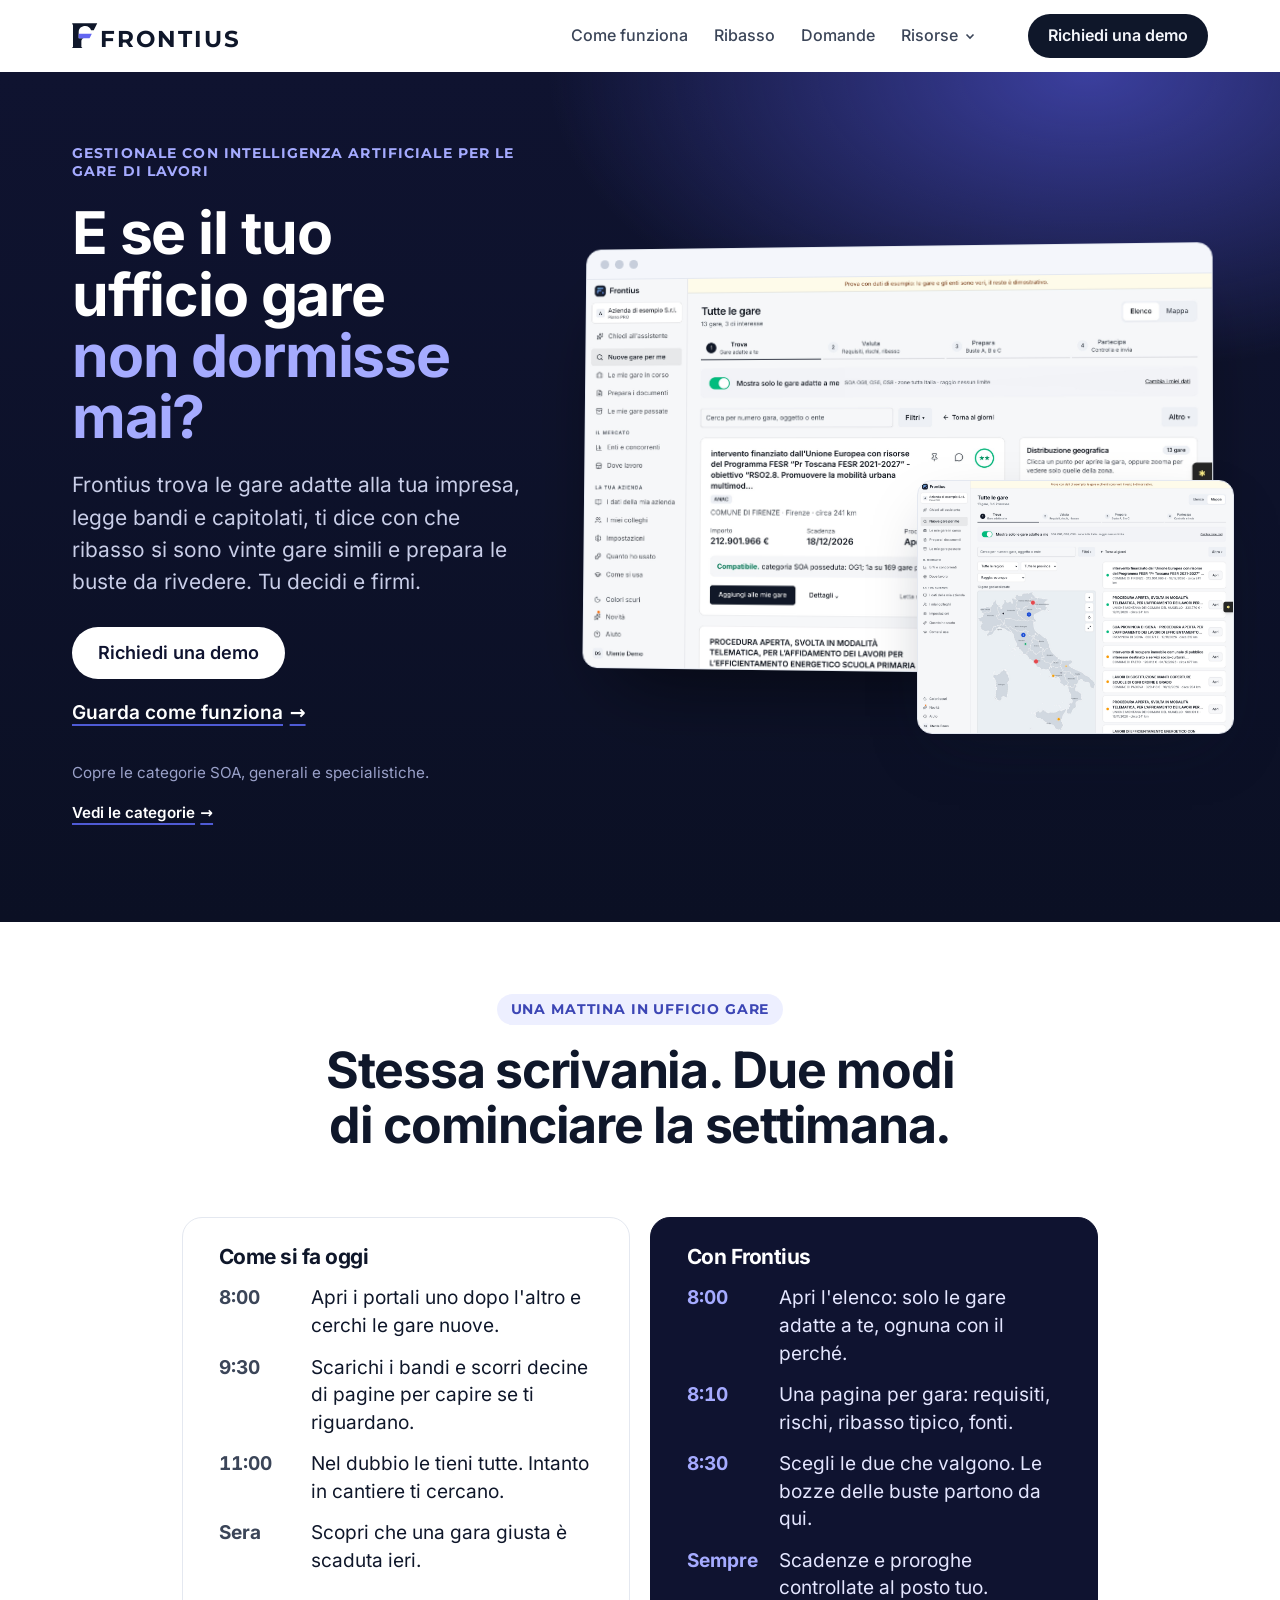
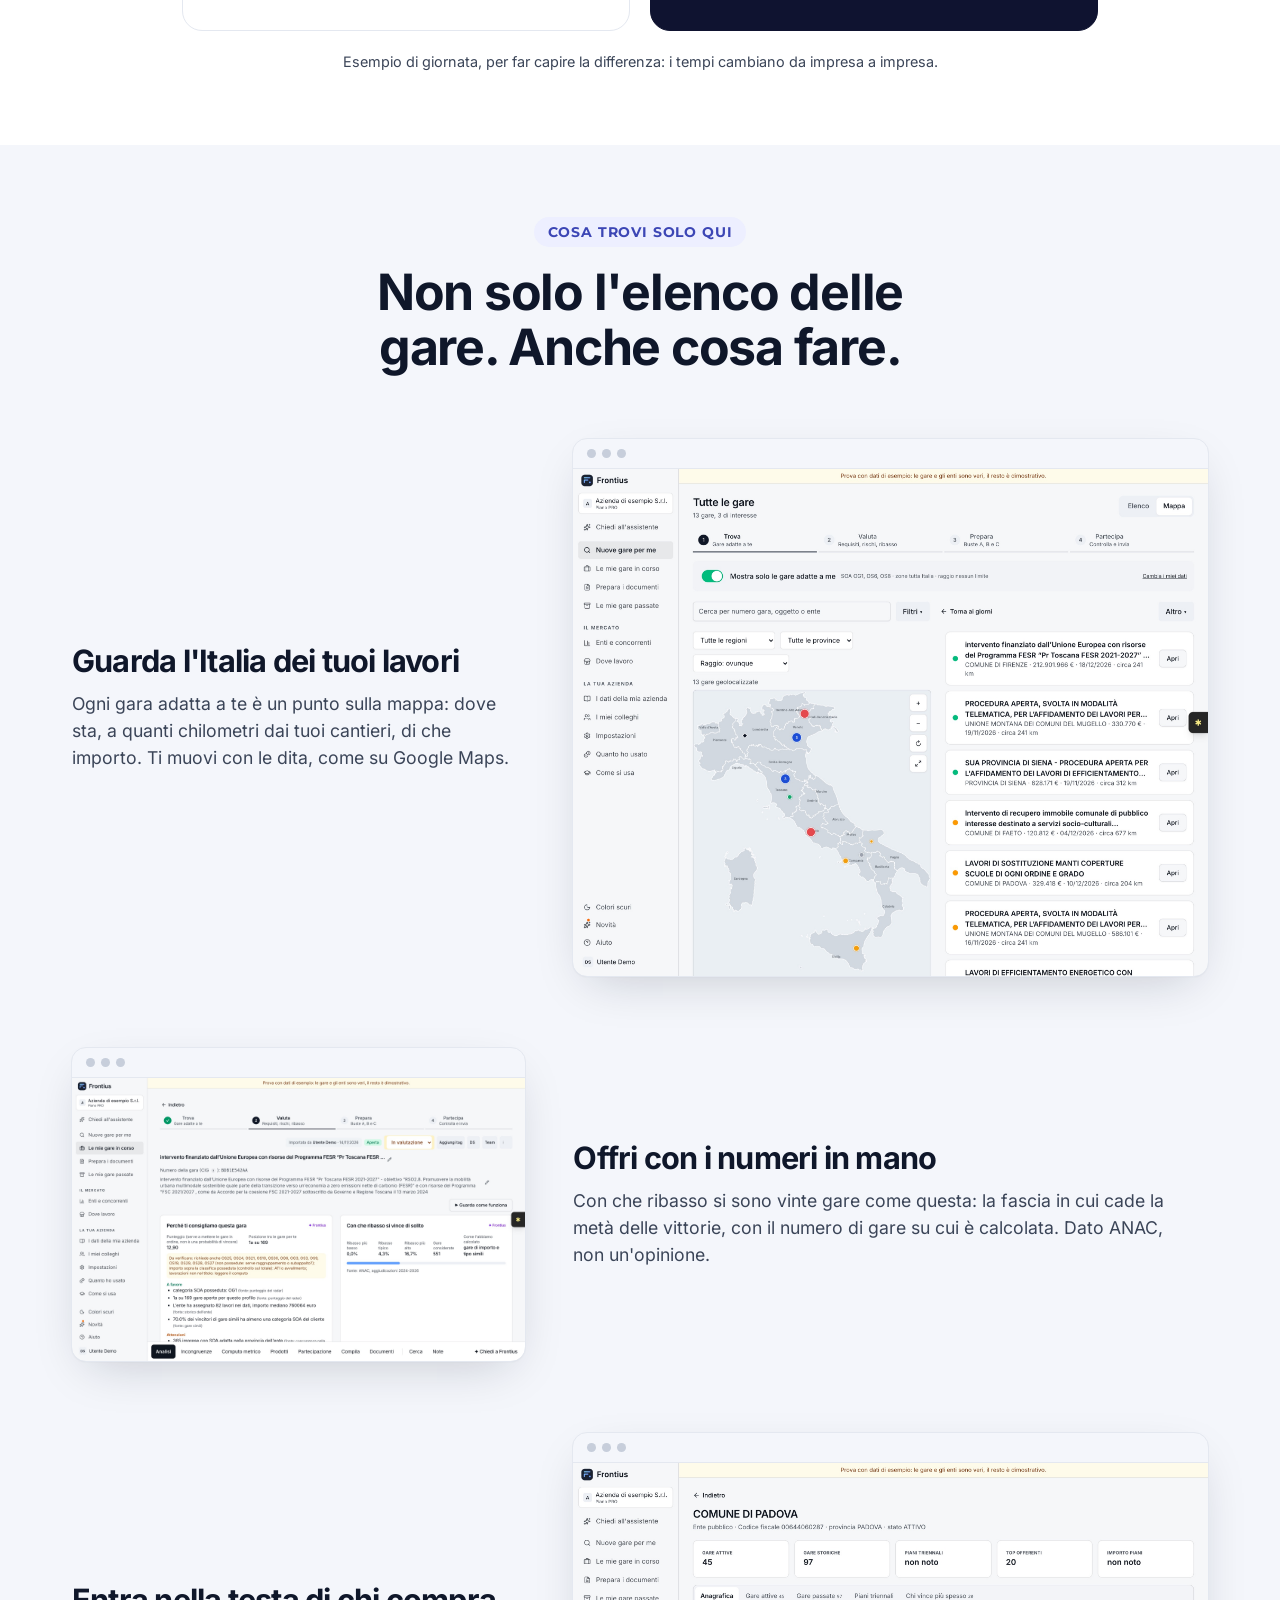
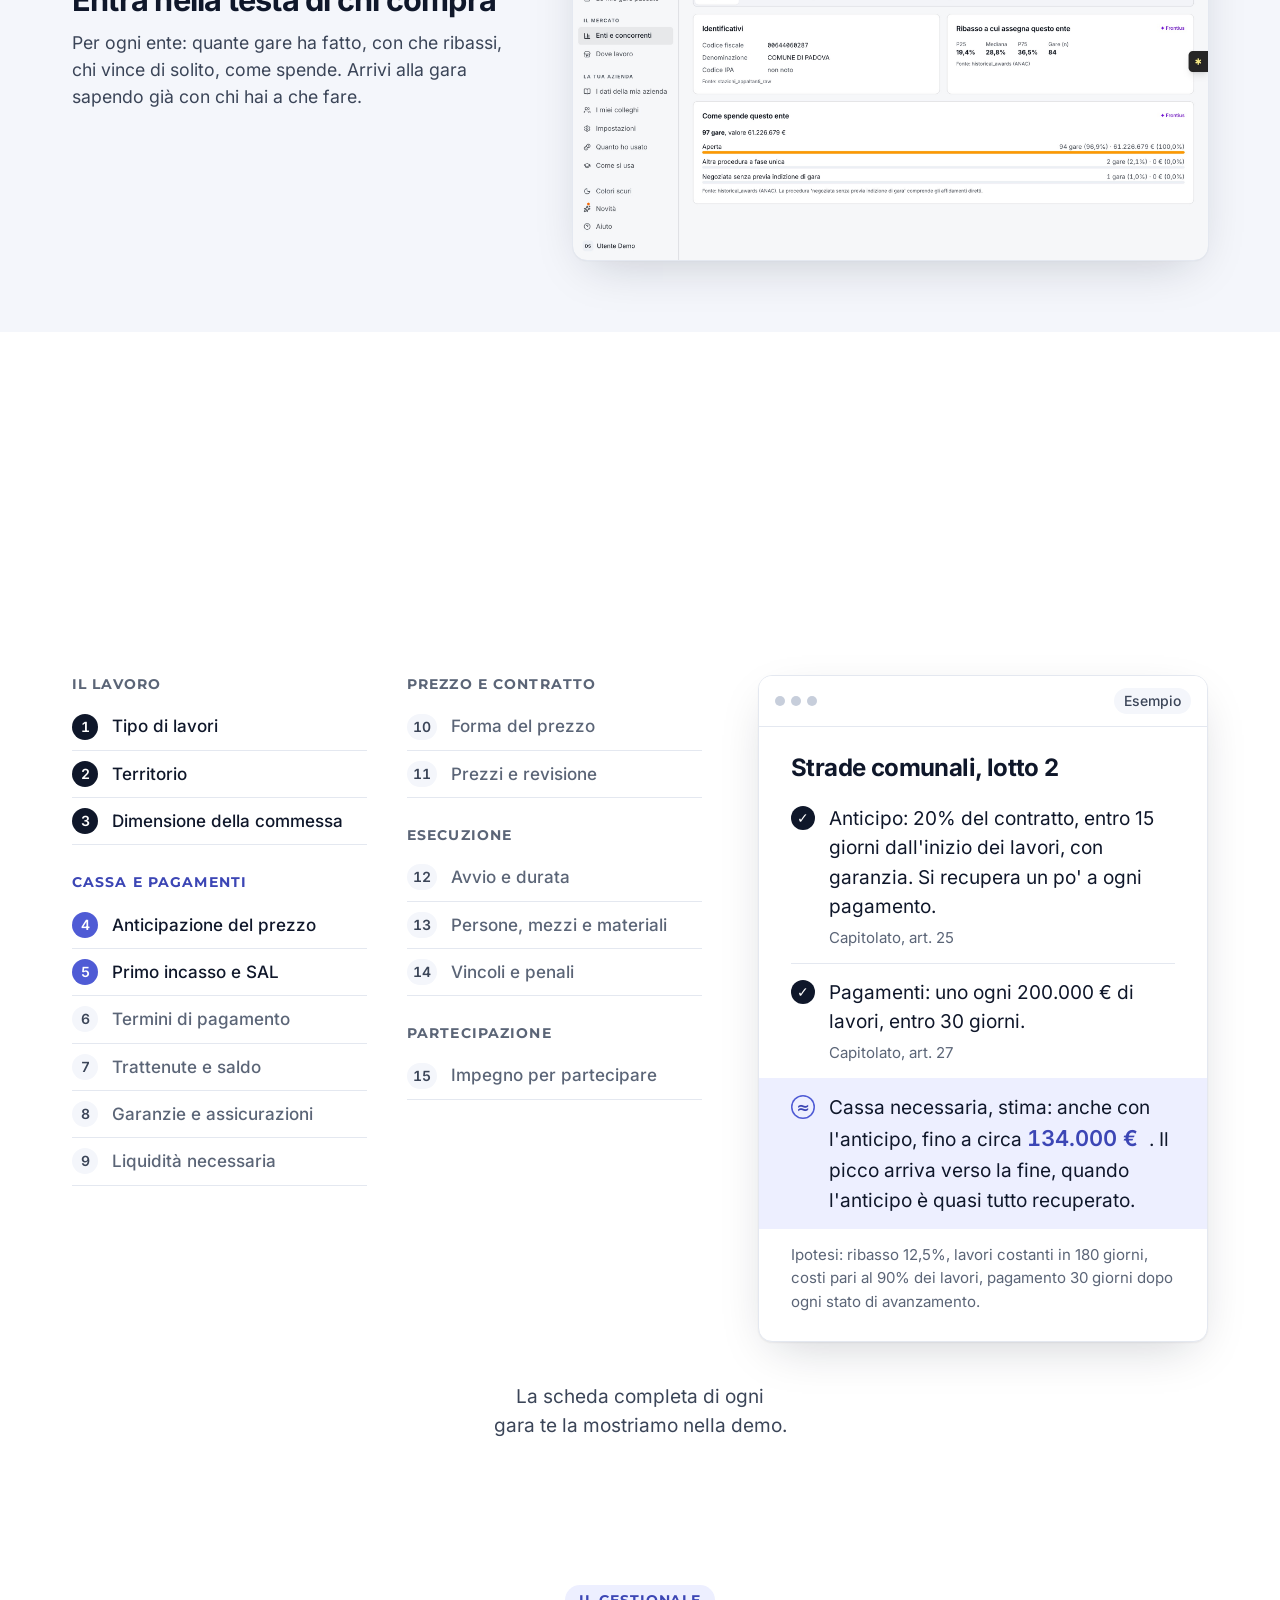
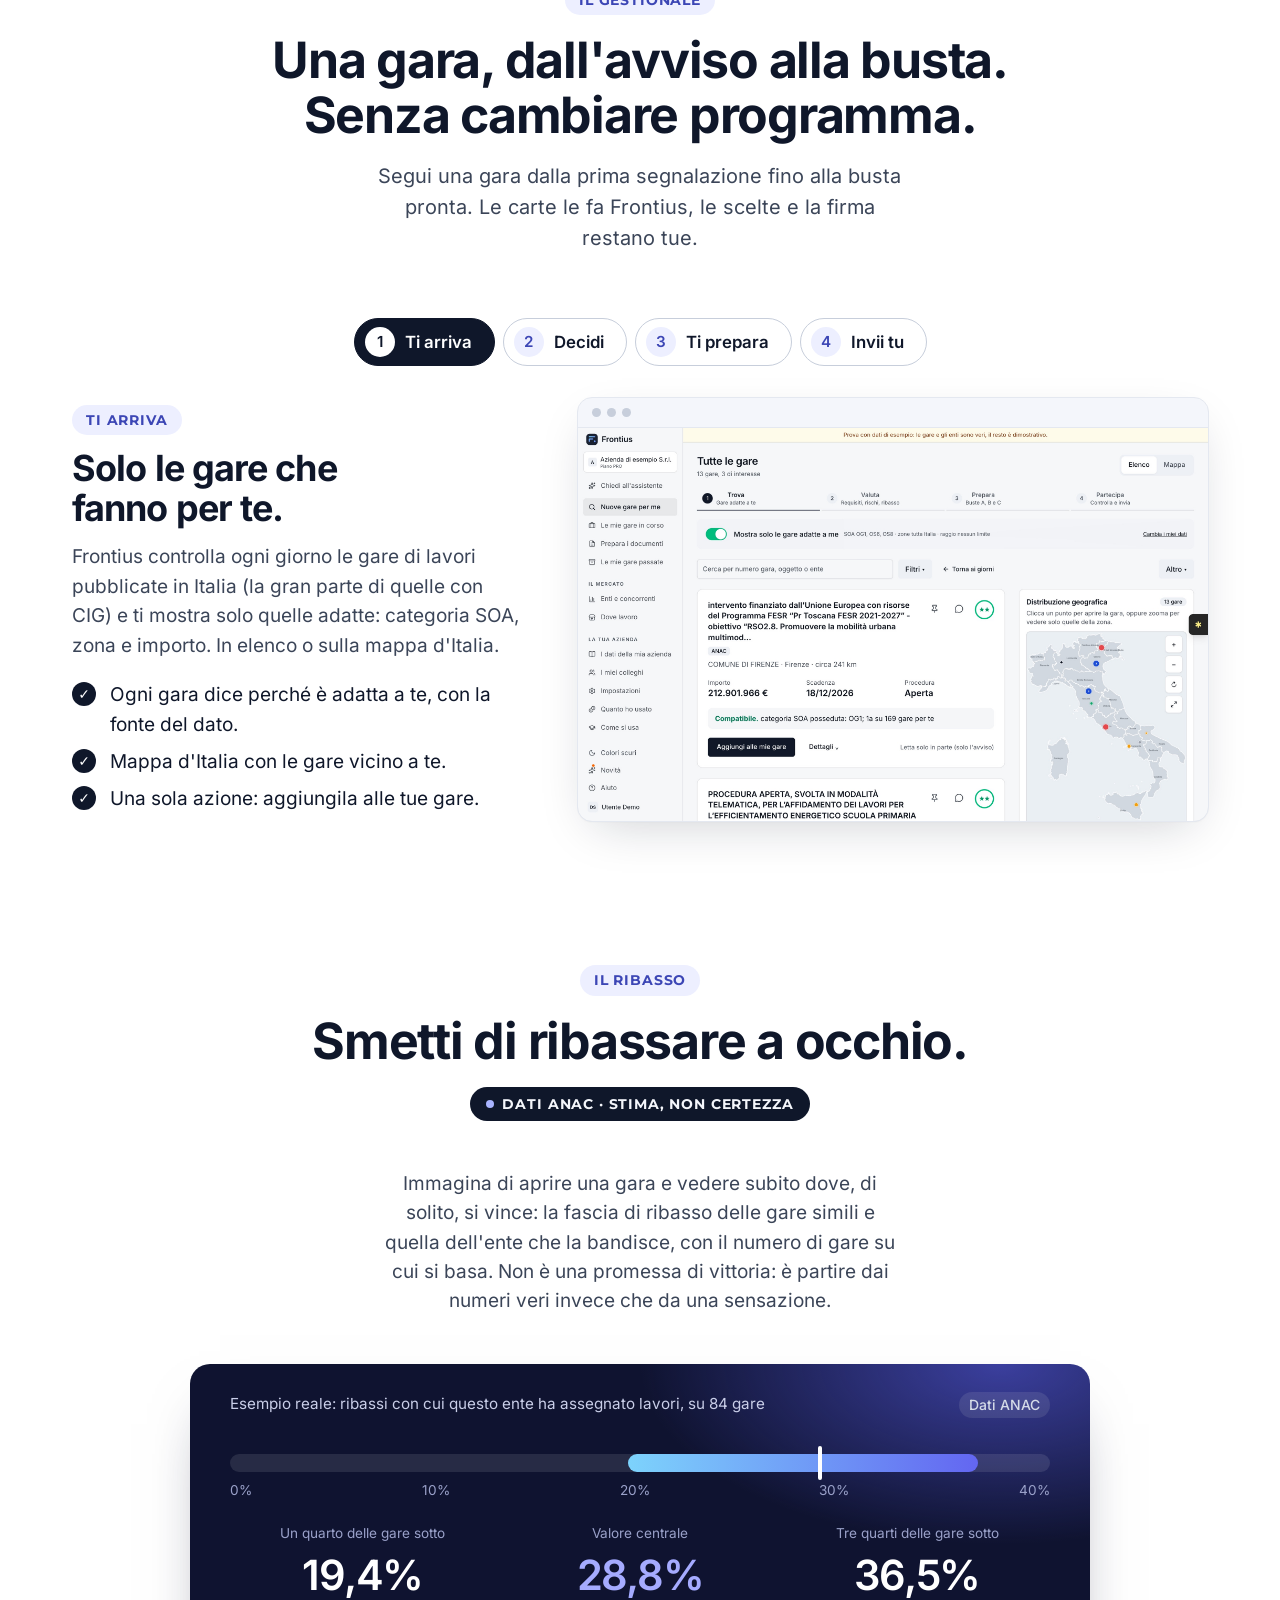
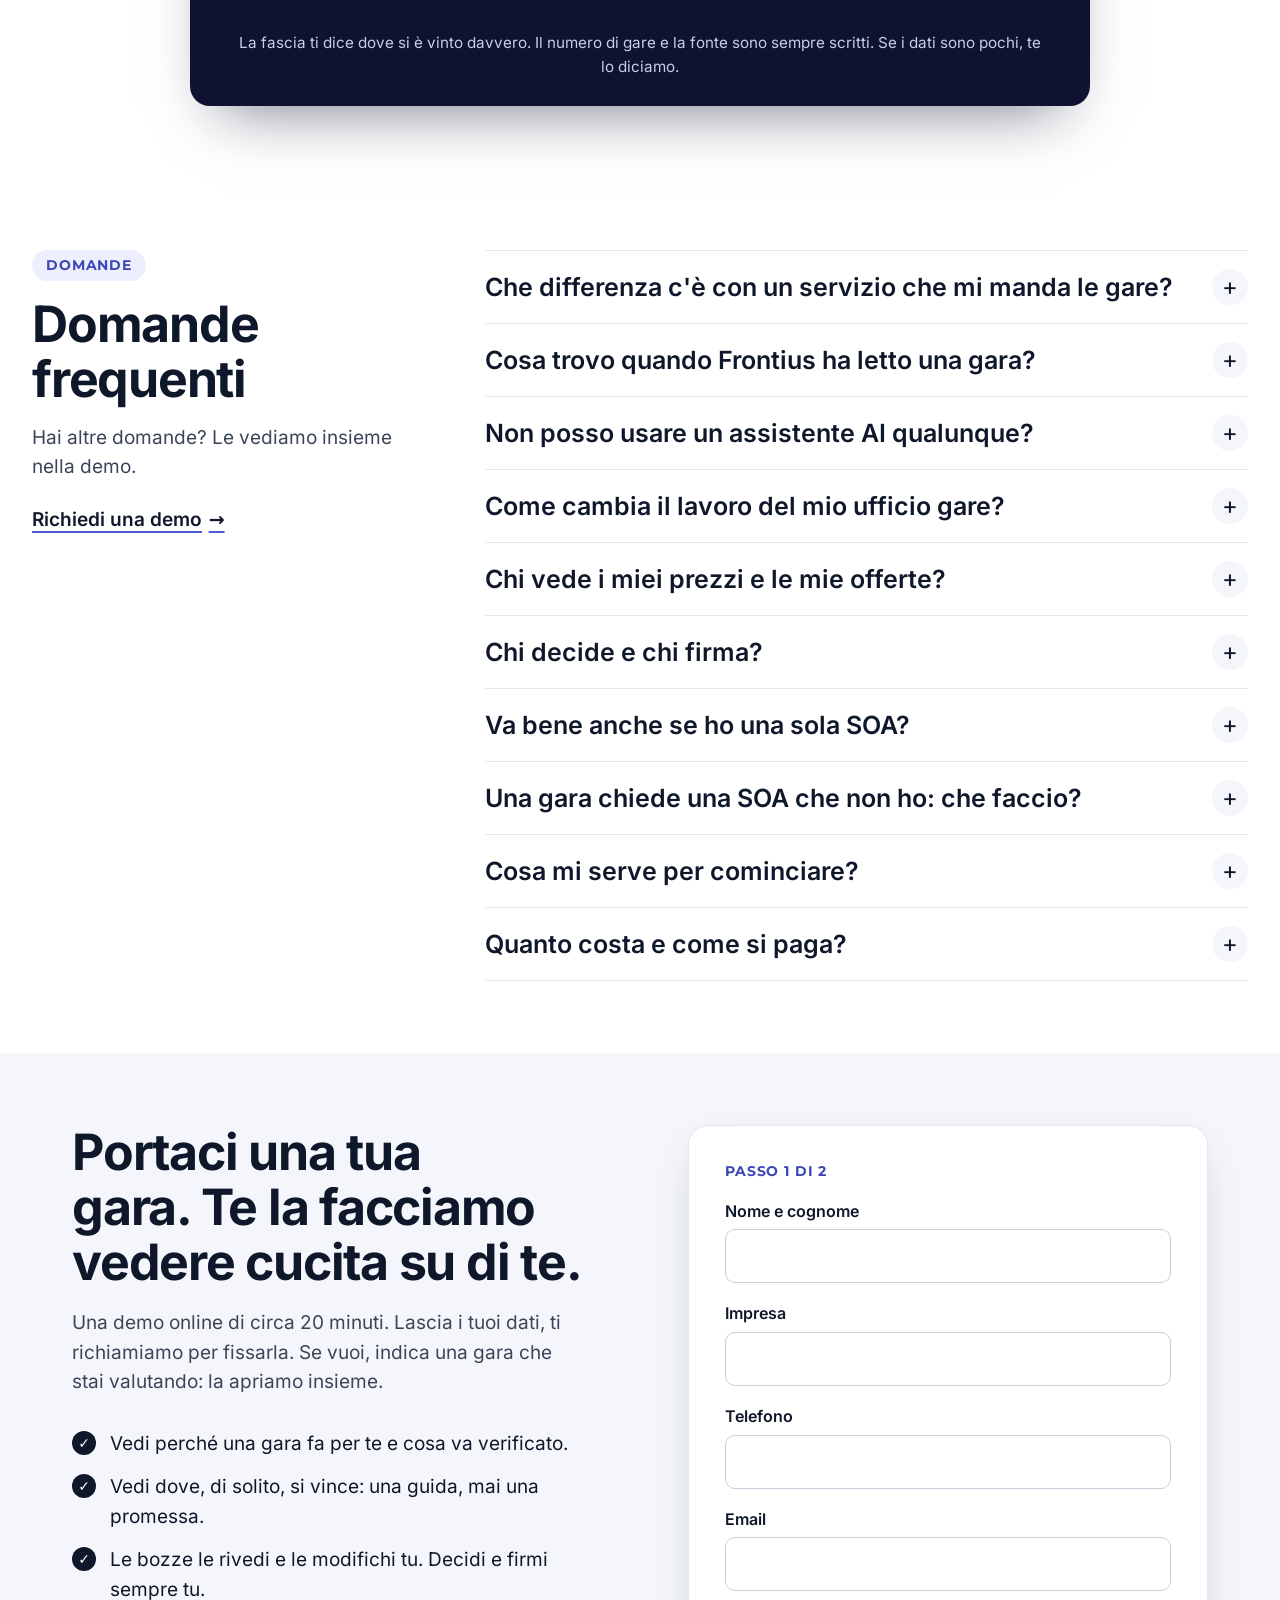
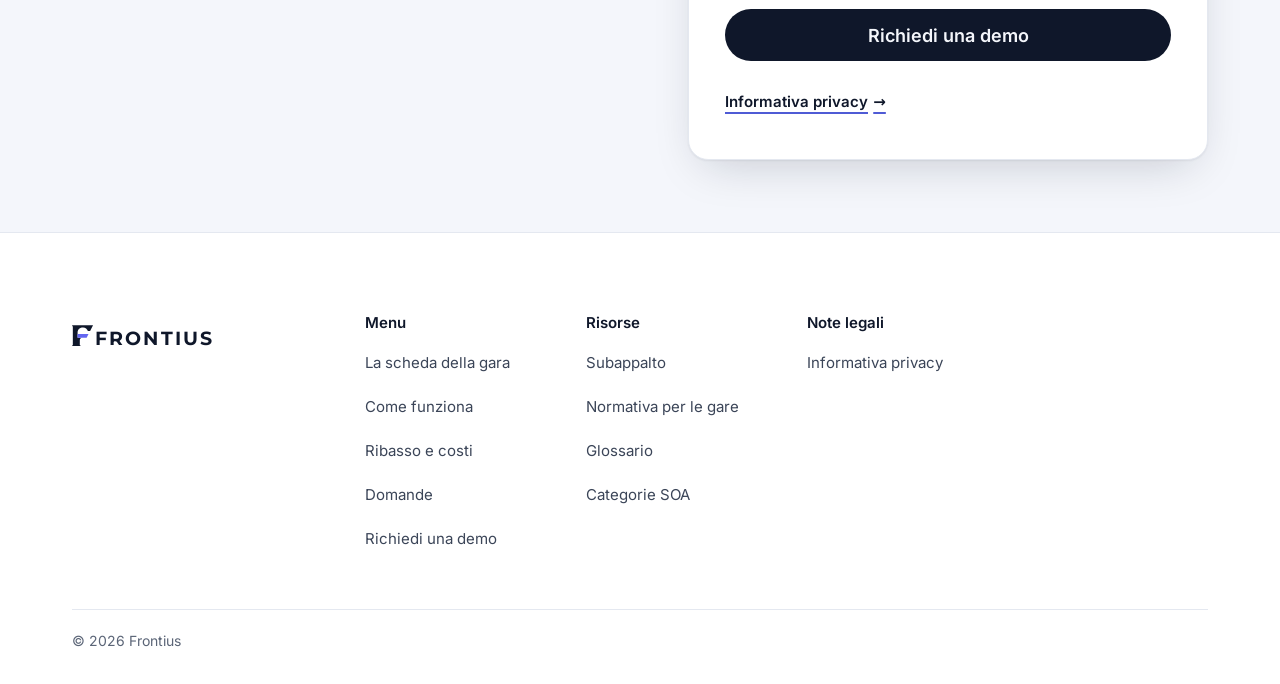
<file: index.html>
<!doctype html>
<html lang="it">
<head>
  <meta charset="utf-8">
  <meta name="viewport" content="width=device-width, initial-scale=1">
  <title>Frontius · Il gestionale con intelligenza artificiale per le gare d'appalto</title>
  <meta name="description" content="Frontius trova le gare adatte alla tua impresa, legge bandi e capitolati, segnala requisiti, penali e contraddizioni, ti mostra con quali ribassi si sono vinte gare simili e prepara le buste da rivedere. Tu decidi e firmi.">
    <meta name="robots" content="noindex, nofollow">
  
  <meta name="theme-color" content="#FFFFFF">
  <link rel="icon" type="image/svg+xml" href="favicon.svg">
  <script>
    // Prima del disegno: segnala che JavaScript c'è e se il movimento va ridotto.
    (function () {
      var d = document.documentElement;
      d.classList.add('js');
      var ridotto = /[?&]movimento=ridotto\b/.test(location.search) ||
        (window.matchMedia && matchMedia('(prefers-reduced-motion: reduce)').matches);
      if (ridotto) d.classList.add('movimento-ridotto');
      // Se lo script della pagina non parte, mostra tutto nello stato finale.
      setTimeout(function () { if (!window.__frontius) d.classList.add('movimento-ridotto'); }, 4000);
    })();
  </script>

  <script type="module" crossorigin src="./assets/index-Bd33FrCX.js"></script>
  <link rel="modulepreload" crossorigin href="./assets/calcoli-CBQlTHow.js">
  <link rel="stylesheet" crossorigin href="./assets/calcoli-6c4dFeu5.css">
  <link rel="stylesheet" crossorigin href="./assets/index-CBRuWxay.css">
</head>
<body>
    <a class="salta" href="#contenuto">Vai al contenuto</a>

  <header class="testata">
    <div class="testata__interno">
      <a class="logo" href="#inizio" aria-label="Frontius, torna all'inizio">
        <svg viewBox="0 0 1765 270" xmlns="http://www.w3.org/2000/svg" role="img" aria-label="Frontius">
          <path fill="#0F172A" d="M2 3H265L228 77H200C192 52 168 32 140 32C100 32 70 56 70 96V160H125C110 160 98 174 98 192V254H106V267H2V254H10V16H2Z"/>
          <path fill="#6366F1" d="M70 113H208L184 160H70Z"/>
          <text x="295" y="250" textLength="1465" lengthAdjust="spacing" fill="#0F172A" font-family="Montserrat" font-weight="700" font-size="245">FRONTIUS</text>
        </svg>

      </a>
      <nav class="menu" aria-label="Menu principale">
        <ul class="menu__lista">
          <li><a class="menu__voce" href="#come-funziona">Come funziona</a></li>
          <li><a class="menu__voce" href="#ribasso">Ribasso</a></li>
          <li><a class="menu__voce" href="#domande">Domande</a></li>
          <li>
            <details class="menu__gruppo">
              <summary class="menu__voce">Risorse<svg class="menu__freccia" viewBox="0 0 12 12" aria-hidden="true"><path d="M2.5 4.5 6 8l3.5-3.5"/></svg></summary>
              <div class="menu__tendina">
                <p class="menu__titolo">Risorse per le gare</p>
                <ul class="menu__voci">
                  <li><a href="subappalto.html" data-voce="subappalto">
                    <svg class="menu__icona" viewBox="0 0 24 24" aria-hidden="true"><rect x="3" y="3.5" width="10" height="10" rx="2"/><rect x="11" y="10.5" width="10" height="10" rx="2"/></svg>
                    <span><b>Subappalto</b><small>Cosa dichiarare in offerta e come si autorizza</small></span>
                  </a></li>
                  <li><a href="normativa.html" data-voce="normativa">
                    <svg class="menu__icona" viewBox="0 0 24 24" aria-hidden="true"><path d="M6 3h8.5L19 7.5V21H6z"/><path d="M14 3v5h5M9 12.5h7M9 16.5h7"/></svg>
                    <span><b>Normativa per le gare</b><small>Gli articoli del Codice che contano quando fai un'offerta</small></span>
                  </a></li>
                  <li><a href="glossario.html" data-voce="glossario">
                    <svg class="menu__icona" viewBox="0 0 24 24" aria-hidden="true"><path d="M5 4.5A1.5 1.5 0 0 1 6.5 3H19v15H6.5A1.5 1.5 0 0 0 5 19.5z"/><path d="M5 19.5A1.5 1.5 0 0 0 6.5 21H19M9 7.5h6"/></svg>
                    <span><b>Glossario</b><small>Le parole dei bandi, spiegate in breve</small></span>
                  </a></li>
                  <li><a href="categorie-soa.html" data-voce="categorie-soa">
                    <svg class="menu__icona" viewBox="0 0 24 24" aria-hidden="true"><rect x="3.5" y="3.5" width="7" height="7" rx="1.5"/><rect x="13.5" y="3.5" width="7" height="7" rx="1.5"/><rect x="3.5" y="13.5" width="7" height="7" rx="1.5"/><path d="M17 13.5v7M13.5 17h7"/></svg>
                    <span><b>Categorie SOA</b><small>Categorie, classifiche e quale ti serve</small></span>
                  </a></li>
                </ul>
              </div>
            </details>
          </li>
        </ul>
      </nav>
      <a class="pulsante pulsante--piccolo testata__cta" href="#demo">Richiedi una demo</a>

      <details class="menu-mobile">
        <summary class="menu-mobile__apri"><span class="menu-mobile__icona" aria-hidden="true"><i></i><i></i></span>Menu</summary>
        <nav class="menu-mobile__pannello" aria-label="Menu principale">
          <a class="menu-mobile__voce" href="#come-funziona">Come funziona</a>
          <a class="menu-mobile__voce" href="#ribasso">Ribasso</a>
          <a class="menu-mobile__voce" href="#domande">Domande</a>
          <details class="menu-mobile__gruppo">
            <summary>Risorse</summary>
            <ul>
              <li><a href="subappalto.html" data-voce="subappalto"><b>Subappalto</b><small>Cosa dichiarare in offerta e come si autorizza</small></a></li>
              <li><a href="normativa.html" data-voce="normativa"><b>Normativa per le gare</b><small>Gli articoli del Codice che contano quando fai un'offerta</small></a></li>
              <li><a href="glossario.html" data-voce="glossario"><b>Glossario</b><small>Le parole dei bandi, spiegate in breve</small></a></li>
              <li><a href="categorie-soa.html" data-voce="categorie-soa"><b>Categorie SOA</b><small>Categorie, classifiche e quale ti serve</small></a></li>
            </ul>
          </details>
          <a class="pulsante pulsante--pieno" href="#demo">Richiedi una demo</a>
        </nav>
      </details>
    </div>
  </header>


  <main id="contenuto">

    <!-- 1 · Apertura -->
    <section class="apertura apertura--scura" id="inizio">
      <div class="contenitore apertura__griglia">
        <div class="apertura__testo">
          <p class="occhiello rivela">Gestionale con intelligenza artificiale per le gare di lavori</p>
          <h1 class="apertura__titolo rivela"><span>E se il tuo ufficio gare</span> <span>non dormisse mai?</span></h1>
          <p class="apertura__sotto rivela">Frontius trova le gare adatte alla tua impresa, legge bandi e capitolati, ti dice con che ribasso si sono vinte gare simili e prepara le buste da rivedere. Tu decidi e firmi.</p>
          <div class="azioni rivela">
            <a class="pulsante pulsante--chiaro" href="#demo">Richiedi una demo</a>
            <a class="collegamento collegamento--chiaro" href="#come-funziona">Guarda come funziona</a>
          </div>
          <p class="categorie-riga rivela"><span>Copre le categorie SOA, generali e specialistiche.</span> <a class="collegamento collegamento--chiaro" href="categorie-soa.html">Vedi le categorie</a></p>
        </div>
        <div class="eroe rivela">
          <figure class="vetrina eroe__principale">
            <div class="vetrina__barra" aria-hidden="true"><i></i><i></i><i></i></div>
            <img src="./img/trova-elenco-v4.jpg" width="1800" height="1125" alt="Elenco delle gare adatte all'impresa nel gestionale Frontius">
          </figure>
          <figure class="vetrina eroe__mappa">
            <img src="./img/trova-mappa-v4.jpg" width="1800" height="1125" alt="Mappa d'Italia con le gare adatte nel gestionale Frontius">
          </figure>
        </div>
      </div>
    </section>

    <!-- 2 · Lunedì mattina -->
    <section class="sezione problema" id="perche">
      <div class="contenitore">
        <header class="intestazione rivela">
          <p class="pillola">Una mattina in ufficio gare</p>
          <h2>Stessa scrivania. Due modi di cominciare la settimana.</h2>
        </header>
        <div class="giorno">
          <article class="giorno__lato giorno__lato--prima rivela">
            <h3>Come si fa oggi</h3>
            <ol>
              <li><time>8:00</time>Apri i portali uno dopo l'altro e cerchi le gare nuove.</li>
              <li><time>9:30</time>Scarichi i bandi e scorri decine di pagine per capire se ti riguardano.</li>
              <li><time>11:00</time>Nel dubbio le tieni tutte. Intanto in cantiere ti cercano.</li>
              <li><time>Sera</time>Scopri che una gara giusta è scaduta ieri.</li>
            </ol>
          </article>
          <article class="giorno__lato giorno__lato--dopo rivela">
            <h3>Con Frontius</h3>
            <ol>
              <li><time>8:00</time>Apri l'elenco: solo le gare adatte a te, ognuna con il perché.</li>
              <li><time>8:10</time>Una pagina per gara: requisiti, rischi, ribasso tipico, fonti.</li>
              <li><time>8:30</time>Scegli le due che valgono. Le bozze delle buste partono da qui.</li>
              <li><time>Sempre</time>Scadenze e proroghe controllate al posto tuo.</li>
            </ol>
          </article>
        </div>
        <p class="giorno__nota">Esempio di giornata, per far capire la differenza: i tempi cambiano da impresa a impresa.</p>
      </div>
    </section>

    <!-- 2b · Quello che gli altri non fanno -->
    <section class="sezione forza" id="punti-forza">
      <div class="contenitore">
        <header class="intestazione rivela">
          <p class="pillola">Cosa trovi solo qui</p>
          <h2>Non solo l'elenco delle gare. Anche cosa fare.</h2>
        </header>
        <div class="forza__righe">
          <article class="forza__riga rivela">
            <div class="forza__testo"><h3>Guarda l'Italia dei tuoi lavori</h3><p>Ogni gara adatta a te è un punto sulla mappa: dove sta, a quanti chilometri dai tuoi cantieri, di che importo. Ti muovi con le dita, come su Google Maps.</p></div>
            <figure class="vetrina"><div class="vetrina__barra" aria-hidden="true"><i></i><i></i><i></i></div><img src="./img/trova-mappa-v4.jpg" alt="La mappa d'Italia con le gare adatte alla tua impresa" loading="lazy"></figure>
          </article>
          <article class="forza__riga forza__riga--inverso rivela">
            <div class="forza__testo"><h3>Offri con i numeri in mano</h3><p>Con che ribasso si sono vinte gare come questa: la fascia in cui cade la metà delle vittorie, con il numero di gare su cui è calcolata. Dato ANAC, non un'opinione.</p></div>
            <figure class="vetrina"><div class="vetrina__barra" aria-hidden="true"><i></i><i></i><i></i></div><img src="./img/valuta-scheda-v4.jpg" alt="La scheda gara con la forbice di ribasso" loading="lazy"></figure>
          </article>
          <article class="forza__riga rivela">
            <div class="forza__testo"><h3>Entra nella testa di chi compra</h3><p>Per ogni ente: quante gare ha fatto, con che ribassi, chi vince di solito, come spende. Arrivi alla gara sapendo già con chi hai a che fare.</p></div>
            <figure class="vetrina"><div class="vetrina__barra" aria-hidden="true"><i></i><i></i><i></i></div><img src="./img/enti-concorrenti-v4.jpg" alt="La pagina di un ente con ribassi e vincitori" loading="lazy"></figure>
          </article>
        </div>
      </div>
    </section>

    <!-- 3 · I 15 controlli -->
    <section class="sezione controlli" id="scheda">
      <div class="contenitore">
        <header class="intestazione rivela">
          <p class="pillola">La scheda della gara</p>
          <h2>Prima di proporti una gara, la controlliamo su 15 punti.</h2>
          <p class="intestazione__sotto">Sai prima se la gara ti conviene, non solo se puoi farla.</p>
        </header>

        <div class="controlli__griglia">
          <ol class="gruppi" aria-label="I 15 controlli">
            <li class="gruppo"><h3>Il lavoro</h3>
              <ol class="voci">
                <li><span class="pallino">1</span>Tipo di lavori</li>
                <li><span class="pallino">2</span>Territorio</li>
                <li><span class="pallino">3</span>Dimensione della commessa</li>
              </ol></li>
            <li class="gruppo gruppo--evidenza"><h3>Cassa e pagamenti</h3>
              <ol class="voci">
                <li><span class="pallino">4</span>Anticipazione del prezzo</li>
                <li><span class="pallino">5</span>Primo incasso e SAL</li>
                <li><span class="pallino">6</span>Termini di pagamento</li>
                <li><span class="pallino">7</span>Trattenute e saldo</li>
                <li><span class="pallino">8</span>Garanzie e assicurazioni</li>
                <li><span class="pallino">9</span>Liquidità necessaria</li>
              </ol></li>
            <li class="gruppo"><h3>Prezzo e contratto</h3>
              <ol class="voci">
                <li><span class="pallino">10</span>Forma del prezzo</li>
                <li><span class="pallino">11</span>Prezzi e revisione</li>
              </ol></li>
            <li class="gruppo"><h3>Esecuzione</h3>
              <ol class="voci">
                <li><span class="pallino">12</span>Avvio e durata</li>
                <li><span class="pallino">13</span>Persone, mezzi e materiali</li>
                <li><span class="pallino">14</span>Vincoli e penali</li>
              </ol></li>
            <li class="gruppo"><h3>Partecipazione</h3>
              <ol class="voci">
                <li><span class="pallino">15</span>Impegno per partecipare</li>
              </ol></li>
          </ol>

          <article class="finestra esempio-cassa" aria-label="Esempio: la cassa">
            <div class="finestra__barra">
              <span class="finestra__punti" aria-hidden="true"><i></i><i></i><i></i></span>
              <span class="etichetta">Esempio</span>
            </div>
            <div class="esempio-cassa__corpo">
              <h3 class="esempio-cassa__titolo">Strade comunali, lotto 2</h3>
              <ul class="motivi">
                <li class="motivo"><span class="simbolo simbolo--ok" aria-hidden="true">✓</span><span>Anticipo: 20% del contratto, entro 15 giorni dall'inizio dei lavori, con garanzia. Si recupera un po' a ogni pagamento.<small class="fonte">Capitolato, art. 25</small></span></li>
                <li class="motivo"><span class="simbolo simbolo--ok" aria-hidden="true">✓</span><span>Pagamenti: uno ogni 200.000 € di lavori, entro 30 giorni.<small class="fonte">Capitolato, art. 27</small></span></li>
                <li class="motivo motivo--stima"><span class="simbolo simbolo--stima" aria-hidden="true">≈</span><span>Cassa necessaria, stima: anche con l'anticipo, fino a circa <b class="cifra-cassa" data-fino="190.000">190.000 €</b>. Il picco arriva verso la fine, quando l'anticipo è quasi tutto recuperato.</span></li>
              </ul>
              <p class="ipotesi">Ipotesi: ribasso 12,5%, lavori costanti in 180 giorni, costi pari al 90% dei lavori, pagamento 30 giorni dopo ogni stato di avanzamento.</p>
            </div>
          </article>
        </div>

        <p class="chiusura rivela">La scheda completa di ogni gara te la mostriamo nella demo.</p>
      </div>
    </section>

    <!-- 3 · Il gestionale, in quattro passi -->
    <section class="sezione" id="come-funziona">
      <div class="contenitore">
        <header class="intestazione rivela">
          <p class="pillola">Il gestionale</p>
          <h2>Una gara, dall'avviso alla busta. Senza cambiare programma.</h2>
          <p class="intestazione__sotto">Segui una gara dalla prima segnalazione fino alla busta pronta. Le carte le fa Frontius, le scelte e la firma restano tue.</p>
        </header>
        <div class="gtab" data-passi>
<div class="gtab__lista" role="tablist" aria-label="I quattro passi">
<button type="button" role="tab" class="gtab__bottone" id="gt0" aria-controls="gp0" aria-selected="true"><span>1</span>Ti arriva</button>
<button type="button" role="tab" class="gtab__bottone" id="gt1" aria-controls="gp1" aria-selected="false"><span>2</span>Decidi</button>
<button type="button" role="tab" class="gtab__bottone" id="gt2" aria-controls="gp2" aria-selected="false"><span>3</span>Ti prepara</button>
<button type="button" role="tab" class="gtab__bottone" id="gt3" aria-controls="gp3" aria-selected="false"><span>4</span>Invii tu</button>
</div>
<article class="gpasso" role="tabpanel" id="gp0" aria-labelledby="gt0">
          <div class="gpasso__testo">
            <p class="pillola">Ti arriva</p>
            <h3>Solo le gare che fanno per te.</h3>
            <p>Frontius controlla ogni giorno le gare di lavori pubblicate in Italia (la gran parte di quelle con CIG) e ti mostra solo quelle adatte: categoria SOA, zona e importo. In elenco o sulla mappa d'Italia.</p>
            <ul class="punti"><li><span class="simbolo simbolo--ok" aria-hidden="true">✓</span>Ogni gara dice perché è adatta a te, con la fonte del dato.</li><li><span class="simbolo simbolo--ok" aria-hidden="true">✓</span>Mappa d'Italia con le gare vicino a te.</li><li><span class="simbolo simbolo--ok" aria-hidden="true">✓</span>Una sola azione: aggiungila alle tue gare.</li></ul>
          </div>
          <figure class="vetrina">
            <div class="vetrina__barra" aria-hidden="true"><i></i><i></i><i></i></div>
            <img src="./img/trova-elenco-v4.jpg" width="1440" height="900" loading="lazy" alt="Elenco delle gare adatte all'impresa nel gestionale Frontius">
          </figure>
        </article>
<article class="gpasso" role="tabpanel" id="gp1" aria-labelledby="gt1" hidden>
          <div class="gpasso__testo">
            <p class="pillola">Decidi</p>
            <h3>Una pagina, e sai se vale la pena.</h3>
            <p>Frontius legge i documenti della gara e ti segnala requisiti, penali, sopralluogo e contraddizioni, con la fonte di ogni dato. Se un dato non c'è, scrive "non noto": non lo inventa. E ti mostra con che ribasso si vincono di solito gare simili.</p>
            <ul class="punti"><li><span class="simbolo simbolo--ok" aria-hidden="true">✓</span>Requisiti e rischi in una pagina.</li><li><span class="simbolo simbolo--ok" aria-hidden="true">✓</span>Ribasso tipico dalle gare già aggiudicate.</li><li><span class="simbolo simbolo--ok" aria-hidden="true">✓</span>Chi compra, quanto spende e chi vince: la scheda dell'ente.</li></ul>
          </div>
          <figure class="vetrina">
            <div class="vetrina__barra" aria-hidden="true"><i></i><i></i><i></i></div>
            <img src="./img/valuta-scheda-v4.jpg" width="1440" height="900" loading="lazy" alt="Scheda di una gara con i motivi per cui è adatta e il ribasso tipico">
          </figure>
        </article>
<article class="gpasso" role="tabpanel" id="gp2" aria-labelledby="gt2" hidden>
          <div class="gpasso__testo">
            <p class="pillola">Ti prepara</p>
            <h3>Le buste partono già scritte.</h3>
            <p>Frontius prepara la documentazione amministrativa dai dati della tua azienda, una bozza di relazione tecnica e l'offerta economica. Li scarichi in Word, Excel e PDF, con carta intestata e cartelle in ordine.</p>
            <ul class="punti"><li><span class="simbolo simbolo--ok" aria-hidden="true">✓</span>Busta A: bozza di domanda e dichiarazioni, da completare e firmare.</li><li><span class="simbolo simbolo--ok" aria-hidden="true">✓</span>Busta B: relazione tecnica sulle tue esperienze.</li><li><span class="simbolo simbolo--ok" aria-hidden="true">✓</span>Busta C: offerta economica in Excel, con la garanzia calcolata.</li></ul>
          </div>
          <figure class="vetrina">
            <div class="vetrina__barra" aria-hidden="true"><i></i><i></i><i></i></div>
            <img src="./img/prepara-buste-v4.jpg" width="1440" height="900" loading="lazy" alt="Preparazione delle buste A, B e C nel gestionale Frontius">
          </figure>
        </article>
<article class="gpasso" role="tabpanel" id="gp3" aria-labelledby="gt3" hidden>
          <div class="gpasso__testo">
            <p class="pillola">Invii tu</p>
            <h3>L'ultimo controllo, poi invii tu.</h3>
            <p>Prima dell'invio Frontius controlla che non manchi nulla. Non invia mai niente da solo: la decisione e la firma restano tue. Poi la gara passa nell'archivio, e impari da quelle vinte e da quelle perse.</p>
            <ul class="punti"><li><span class="simbolo simbolo--ok" aria-hidden="true">✓</span>Controllo dei documenti prima dell'invio.</li><li><span class="simbolo simbolo--ok" aria-hidden="true">✓</span>Scadenze e proroghe tenute d'occhio.</li><li><span class="simbolo simbolo--ok" aria-hidden="true">✓</span>Archivio delle tue gare.</li></ul>
          </div>
          <figure class="vetrina">
            <div class="vetrina__barra" aria-hidden="true"><i></i><i></i><i></i></div>
            <img src="./img/enti-concorrenti-v4.jpg" width="1440" height="900" loading="lazy" alt="Scheda ente e concorrenti nel gestionale Frontius">
          </figure>
        </article>
</div>
</div>
      </div>
    </section>

    <!-- 6 · Ribasso e costi -->
    <section class="sezione" id="ribasso">
      <div class="contenitore">
        <header class="intestazione rivela">
          <p class="pillola">Il ribasso</p>
          <h2>Smetti di ribassare a occhio.</h2>
          <p class="etichetta-affinamento">Dati ANAC · Stima, non certezza</p>
        </header>
        <p class="ribasso__spiega rivela">Immagina di aprire una gara e vedere subito dove, di solito, si vince: la fascia di ribasso delle gare simili e quella dell'ente che la bandisce, con il numero di gare su cui si basa. Non è una promessa di vittoria: è partire dai numeri veri invece che da una sensazione.</p>
        <div class="fascia rivela" role="img" aria-label="Fascia di ribasso: dal 19,4% al 36,5%, mediana 28,8%, su 84 gare">
          <div class="fascia__testa"><span>Esempio reale: ribassi con cui questo ente ha assegnato lavori, su 84 gare</span><span class="etichetta etichetta--scura">Dati ANAC</span></div>
          <div class="fascia__scala">
            <div class="fascia__barra"><i class="fascia__zona" style="left:48.5%;width:42.75%"></i><i class="fascia__med" style="left:72%"></i></div>
            <div class="fascia__assi"><span>0%</span><span>10%</span><span>20%</span><span>30%</span><span>40%</span></div>
          </div>
          <div class="fascia__numeri">
            <div><small>Un quarto delle gare sotto</small><b>19,4%</b></div>
            <div class="fascia__mezzo"><small>Valore centrale</small><b>28,8%</b></div>
            <div><small>Tre quarti delle gare sotto</small><b>36,5%</b></div>
          </div>
          <p class="fascia__nota">La fascia ti dice dove si è vinto davvero. Il numero di gare e la fonte sono sempre scritti. Se i dati sono pochi, te lo diciamo.</p>
        </div>
      </div>
    </section>

    <!-- 7 · Domande -->
    <section class="sezione" id="domande">
      <div class="contenitore domande__griglia">
        <header class="domande__intro rivela">
          <p class="pillola">Domande</p>
          <h2>Domande frequenti</h2>
          <p class="domande__sotto">Hai altre domande? Le vediamo insieme nella demo.</p>
          <a class="collegamento" href="#demo">Richiedi una demo</a>
        </header>
        <div class="domande">
          <details class="domanda">
            <summary>Che differenza c'è con un servizio che mi manda le gare?</summary>
            <p>Un servizio di segnalazione ti manda l'elenco e il resto lo fai tu. Frontius sceglie quelle adatte alla tua impresa, ti spiega perché e prepara le bozze dell'offerta.</p>
          </details>
          <details class="domanda">
            <summary>Cosa trovo quando Frontius ha letto una gara?</summary>
            <p>Legge bando, disciplinare e capitolato e controlla requisiti e condizioni su 15 punti. Ti dice se la gara fa per te e cosa va verificato. Poi prepara le bozze di busta amministrativa, offerta tecnica e offerta economica, e ti mostra i ribassi con cui si sono vinte gare simili.</p>
          </details>
          <details class="domanda">
            <summary>Non posso usare un assistente AI qualunque?</summary>
            <p>Un assistente generico risponde a quello che gli chiedi. Frontius parte dai dati della tua impresa e dalle regole del Codice degli appalti: cerca le gare, le controlla su 15 punti e prepara i documenti in Word ed Excel. I tuoi dati restano riservati.</p>
          </details>
          <details class="domanda">
            <summary>Come cambia il lavoro del mio ufficio gare?</summary>
            <p>Le gare arrivano già lette e controllate, con i motivi e i punti da verificare. Le bozze arrivano pronte da rivedere in Word ed Excel. Il tuo ufficio tecnico si concentra sulle decisioni e sul cantiere.</p>
          </details>
          <details class="domanda">
            <summary>Chi vede i miei prezzi e le mie offerte?</summary>
            <p>I tuoi dati li vede solo la tua impresa: un'altra impresa che usa Frontius non può vedere le tue offerte né i tuoi prezzi. Dove e come sono conservati, e l'accordo di riservatezza, te li spieghiamo nella demo prima che tu carichi qualcosa.</p>
          </details>
          <details class="domanda">
            <summary>Chi decide e chi firma?</summary>
            <p>Scegli a quali gare partecipare, controlli le bozze, procuri la garanzia se la gara la chiede, firmi e invii l'offerta. Le decisioni restano tue.</p>
          </details>
          <details class="domanda">
            <summary>Va bene anche se ho una sola SOA?</summary>
            <p>Sì. Frontius parte dalle categorie SOA che hai, generali (OG) e specialistiche (OS), e ti segnala le gare in cui sei qualificato.</p>
          </details>
          <details class="domanda">
            <summary>Una gara chiede una SOA che non ho: che faccio?</summary>
            <p>Oggi ti dice quali categorie ti mancano e se puoi coprirle con subappalto, avvalimento o raggruppamento. In arrivo: la ricerca di imprese qualificate vicino al cantiere, controllate sui dati pubblici. Nella demo ti spieghiamo come funzionerà.</p>
          </details>
          <details class="domanda">
            <summary>Cosa mi serve per cominciare?</summary>
            <p>Ti bastano due cose: la Partita IVA della tua impresa e un contatto di riferimento.</p>
          </details>
          <details class="domanda">
            <summary>Quanto costa e come si paga?</summary>
            <p>Dipende dalle gare che segui: il prezzo lo definiamo con te dopo la demo, quando conosciamo l'impresa e le procedure che ti interessano. Il servizio comprende selezione delle gare, preparazione della documentazione e supporto su ribasso, quantità e preventivi.</p>
          </details>
        </div>
      </div>
    </section>

    <!-- 8 · Richiedi una demo -->
    <section class="sezione demo" id="demo">
      <div class="contenitore demo__griglia">
        <div class="demo__testo rivela">
          <h2>Portaci una tua gara. Te la facciamo vedere cucita su di te.</h2>
          <p class="demo__sotto">Una demo online di circa 20 minuti. Lascia i tuoi dati, ti richiamiamo per fissarla. Se vuoi, indica una gara che stai valutando: la apriamo insieme.</p>
          <ul class="punti">
            <li><span class="simbolo simbolo--ok" aria-hidden="true">✓</span>Vedi perché una gara fa per te e cosa va verificato.</li>
            <li><span class="simbolo simbolo--ok" aria-hidden="true">✓</span>Vedi dove, di solito, si vince: una guida, mai una promessa.</li>
            <li><span class="simbolo simbolo--ok" aria-hidden="true">✓</span>Le bozze le rivedi e le modifichi tu. Decidi e firmi sempre tu.</li>
          </ul>
        </div>

        <div class="modulo" data-attivo="si" data-endpoint="emailjs:service_nfhd6qo:template_mgq0jqe:NSrraar6FR9ohctos">
          <form class="modulo__passo" id="passo-1" name="demo" method="post" action="/"
             novalidate>
            <input type="hidden" name="form-name" value="demo">
            <p class="nascosto-spam" aria-hidden="true"><label>Non compilare <input name="sito-web" tabindex="-1" autocomplete="off"></label></p>
            <p class="modulo__passi">Passo 1 di 2</p>
            <div class="campo">
              <label for="f-nome">Nome e cognome</label>
              <input id="f-nome" name="nome" type="text" autocomplete="name" required>
            </div>
            <div class="campo">
              <label for="f-impresa">Impresa</label>
              <input id="f-impresa" name="impresa" type="text" autocomplete="organization" required>
            </div>
            <div class="campo">
              <label for="f-telefono">Telefono</label>
              <input id="f-telefono" name="telefono" type="tel" autocomplete="tel" inputmode="tel" required>
            </div>
            <div class="campo">
              <label for="f-email">Email</label>
              <input id="f-email" name="email" type="email" autocomplete="email" required>
            </div>
            <button class="pulsante pulsante--pieno" type="submit">Richiedi una demo</button>
            <p class="modulo__privacy"><a class="collegamento" href="privacy.html" target="_blank" rel="noopener">Informativa privacy</a></p>
            <p class="modulo__stato" role="status" aria-live="polite"></p>
          </form>

          <form class="modulo__passo" id="passo-2" name="demo-dettagli" method="post" action="/" hidden
             novalidate>
            <input type="hidden" name="form-name" value="demo-dettagli">
            <input type="hidden" name="email" value="">
            <input type="hidden" name="impresa" value="">
            <p class="nascosto-spam" aria-hidden="true"><label>Non compilare <input name="sito-web" tabindex="-1" autocomplete="off"></label></p>
            <p class="modulo__passi" tabindex="-1">Passo 2 di 2 · facoltativo</p>
            <fieldset class="campo">
              <legend>Categorie SOA</legend>
              <details class="cat-gruppo">
    <summary>Edili <small>5</small></summary>
    <div class="cat-gruppo__voci"><label class="cat"><input type="checkbox" name="categorie" value="OG1"><span><b>OG1</b> Edifici civili e industriali</span></label><label class="cat"><input type="checkbox" name="categorie" value="OG2"><span><b>OG2</b> Restauro e manutenzione beni tutelati</span></label><label class="cat"><input type="checkbox" name="categorie" value="OS6"><span><b>OS6</b> Finiture in materiali lignei, plastici, metallici, vetrosi</span></label><label class="cat"><input type="checkbox" name="categorie" value="OS7"><span><b>OS7</b> Finiture di natura edile e tecnica</span></label><label class="cat"><input type="checkbox" name="categorie" value="OS8"><span><b>OS8</b> Impermeabilizzazioni</span></label></div>
  </details><details class="cat-gruppo">
    <summary>Infrastrutture <small>15</small></summary>
    <div class="cat-gruppo__voci"><label class="cat"><input type="checkbox" name="categorie" value="OG3"><span><b>OG3</b> Strade, ponti, ferrovie, metropolitane</span></label><label class="cat"><input type="checkbox" name="categorie" value="OG4"><span><b>OG4</b> Opere d'arte nel sottosuolo</span></label><label class="cat"><input type="checkbox" name="categorie" value="OG5"><span><b>OG5</b> Dighe</span></label><label class="cat"><input type="checkbox" name="categorie" value="OG6"><span><b>OG6</b> Acquedotti, gasdotti, fognature, irrigazione</span></label><label class="cat"><input type="checkbox" name="categorie" value="OG7"><span><b>OG7</b> Opere marittime e dragaggio</span></label><label class="cat"><input type="checkbox" name="categorie" value="OG8"><span><b>OG8</b> Opere fluviali e sistemazione idraulica</span></label><label class="cat"><input type="checkbox" name="categorie" value="OG12"><span><b>OG12</b> Bonifica e protezione ambientale</span></label><label class="cat"><input type="checkbox" name="categorie" value="OG13"><span><b>OG13</b> Ingegneria naturalistica</span></label><label class="cat"><input type="checkbox" name="categorie" value="OS9"><span><b>OS9</b> Segnaletica luminosa e sicurezza del traffico</span></label><label class="cat"><input type="checkbox" name="categorie" value="OS10"><span><b>OS10</b> Segnaletica stradale non luminosa</span></label><label class="cat"><input type="checkbox" name="categorie" value="OS12-A"><span><b>OS12-A</b> Barriere stradali di sicurezza</span></label><label class="cat"><input type="checkbox" name="categorie" value="OS12-B"><span><b>OS12-B</b> Barriere paramassi e fermaneve</span></label><label class="cat"><input type="checkbox" name="categorie" value="OS26"><span><b>OS26</b> Pavimentazioni e sovrastrutture speciali</span></label><label class="cat"><input type="checkbox" name="categorie" value="OS29"><span><b>OS29</b> Armamento ferroviario</span></label><label class="cat"><input type="checkbox" name="categorie" value="OS34"><span><b>OS34</b> Sistemi antirumore per infrastrutture</span></label></div>
  </details><details class="cat-gruppo">
    <summary>Impianti <small>15</small></summary>
    <div class="cat-gruppo__voci"><label class="cat"><input type="checkbox" name="categorie" value="OG9"><span><b>OG9</b> Impianti di produzione di energia elettrica</span></label><label class="cat"><input type="checkbox" name="categorie" value="OG10"><span><b>OG10</b> Trasformazione AT/MT e pubblica illuminazione</span></label><label class="cat"><input type="checkbox" name="categorie" value="OG11"><span><b>OG11</b> Impianti tecnologici</span></label><label class="cat"><input type="checkbox" name="categorie" value="OS3"><span><b>OS3</b> Impianti idrico-sanitari, cucine, lavanderie</span></label><label class="cat"><input type="checkbox" name="categorie" value="OS4"><span><b>OS4</b> Impianti elettromeccanici trasportatori</span></label><label class="cat"><input type="checkbox" name="categorie" value="OS5"><span><b>OS5</b> Impianti pneumatici e antintrusione</span></label><label class="cat"><input type="checkbox" name="categorie" value="OS14"><span><b>OS14</b> Impianti di smaltimento e recupero rifiuti</span></label><label class="cat"><input type="checkbox" name="categorie" value="OS16"><span><b>OS16</b> Impianti per centrali di produzione elettrica</span></label><label class="cat"><input type="checkbox" name="categorie" value="OS17"><span><b>OS17</b> Linee e impianti telefonici</span></label><label class="cat"><input type="checkbox" name="categorie" value="OS19"><span><b>OS19</b> Reti di telecomunicazione e dati</span></label><label class="cat"><input type="checkbox" name="categorie" value="OS22"><span><b>OS22</b> Impianti di potabilizzazione e depurazione</span></label><label class="cat"><input type="checkbox" name="categorie" value="OS27"><span><b>OS27</b> Impianti per la trazione elettrica</span></label><label class="cat"><input type="checkbox" name="categorie" value="OS28"><span><b>OS28</b> Impianti termici e di condizionamento</span></label><label class="cat"><input type="checkbox" name="categorie" value="OS30"><span><b>OS30</b> Impianti elettrici interni, telefonici, TV</span></label><label class="cat"><input type="checkbox" name="categorie" value="OS31"><span><b>OS31</b> Impianti per la mobilità sospesa</span></label></div>
  </details><details class="cat-gruppo">
    <summary>Specialistiche <small>17</small></summary>
    <div class="cat-gruppo__voci"><label class="cat"><input type="checkbox" name="categorie" value="OS1"><span><b>OS1</b> Lavori in terra</span></label><label class="cat"><input type="checkbox" name="categorie" value="OS2-A"><span><b>OS2-A</b> Superfici decorate e beni culturali mobili</span></label><label class="cat"><input type="checkbox" name="categorie" value="OS2-B"><span><b>OS2-B</b> Beni culturali archivistici e librari</span></label><label class="cat"><input type="checkbox" name="categorie" value="OS11"><span><b>OS11</b> Apparecchiature strutturali speciali</span></label><label class="cat"><input type="checkbox" name="categorie" value="OS13"><span><b>OS13</b> Strutture prefabbricate in c.a.</span></label><label class="cat"><input type="checkbox" name="categorie" value="OS15"><span><b>OS15</b> Pulizia di acque marine, lacustri, fluviali</span></label><label class="cat"><input type="checkbox" name="categorie" value="OS18-A"><span><b>OS18-A</b> Strutture in acciaio</span></label><label class="cat"><input type="checkbox" name="categorie" value="OS18-B"><span><b>OS18-B</b> Facciate continue</span></label><label class="cat"><input type="checkbox" name="categorie" value="OS20-A"><span><b>OS20-A</b> Rilievi topografici</span></label><label class="cat"><input type="checkbox" name="categorie" value="OS20-B"><span><b>OS20-B</b> Indagini geognostiche</span></label><label class="cat"><input type="checkbox" name="categorie" value="OS21"><span><b>OS21</b> Opere strutturali speciali</span></label><label class="cat"><input type="checkbox" name="categorie" value="OS23"><span><b>OS23</b> Demolizioni</span></label><label class="cat"><input type="checkbox" name="categorie" value="OS24"><span><b>OS24</b> Verde e arredo urbano</span></label><label class="cat"><input type="checkbox" name="categorie" value="OS25"><span><b>OS25</b> Scavi archeologici</span></label><label class="cat"><input type="checkbox" name="categorie" value="OS32"><span><b>OS32</b> Strutture in legno</span></label><label class="cat"><input type="checkbox" name="categorie" value="OS33"><span><b>OS33</b> Coperture speciali</span></label><label class="cat"><input type="checkbox" name="categorie" value="OS35"><span><b>OS35</b> Interventi a basso impatto ambientale</span></label></div>
  </details>
            </fieldset>
            <div class="campo">
              <label for="f-provincia">Provincia</label>
              <input id="f-provincia" name="provincia" type="text" autocomplete="address-level2">
            </div>
            <div class="campo">
              <label for="f-gara">Una gara che stai valutando (link o nome)</label>
              <input id="f-gara" name="gara" type="text">
            </div>
            <div class="modulo__azioni">
              <button class="pulsante pulsante--pieno" type="submit">Invia i dettagli</button>
              <button class="collegamento modulo__salta" type="button">Salta</button>
            </div>
            <p class="modulo__stato" role="status" aria-live="polite"></p>
          </form>

          <div class="modulo__conferma" id="conferma" hidden tabindex="-1">
            <p class="modulo__conferma-titolo"><span class="simbolo simbolo--ok" aria-hidden="true">✓</span>Richiesta inviata.</p>
          </div>
        </div>
      </div>
    </section>
  </main>

    <footer class="piede">
    <div class="contenitore">
      <div class="piede__colonne">
        <div class="piede__marchio">
          <a class="logo piede__logo" href="#inizio" aria-label="Frontius, torna all'inizio">
          <svg viewBox="0 0 1765 270" xmlns="http://www.w3.org/2000/svg" role="img" aria-label="Frontius">
          <path fill="#0F172A" d="M2 3H265L228 77H200C192 52 168 32 140 32C100 32 70 56 70 96V160H125C110 160 98 174 98 192V254H106V267H2V254H10V16H2Z"/>
          <path fill="#6366F1" d="M70 113H208L184 160H70Z"/>
          <text x="295" y="250" textLength="1465" lengthAdjust="spacing" fill="#0F172A" font-family="Montserrat" font-weight="700" font-size="245">FRONTIUS</text>
        </svg>

          </a>
          
          
        </div>
        <nav class="piede__colonna" aria-labelledby="piede-menu">
          <h2 class="piede__titolo" id="piede-menu">Menu</h2>
          <ul>
            <li><a href="#scheda">La scheda della gara</a></li>
            <li><a href="#come-funziona">Come funziona</a></li>
            <li><a href="#ribasso">Ribasso e costi</a></li>
            <li><a href="#domande">Domande</a></li>
            <li><a href="#demo">Richiedi una demo</a></li>
          </ul>
        </nav>
        <nav class="piede__colonna" aria-labelledby="piede-risorse">
          <h2 class="piede__titolo" id="piede-risorse">Risorse</h2>
          <ul>
            <li><a href="subappalto.html" data-voce="subappalto">Subappalto</a></li>
            <li><a href="normativa.html" data-voce="normativa">Normativa per le gare</a></li>
            <li><a href="glossario.html" data-voce="glossario">Glossario</a></li>
            <li><a href="categorie-soa.html" data-voce="categorie-soa">Categorie SOA</a></li>
          </ul>
        </nav>
        
        <div class="piede__colonna">
          <h2 class="piede__titolo">Note legali</h2>
          <ul>
            <li><a href="privacy.html" target="_blank" rel="noopener">Informativa privacy</a></li>
            
          </ul>
        </div>
      </div>
      <p class="piede__fondo">© 2026 Frontius</p>
    </div>
  </footer>

  <aside class="barra-mobile" aria-label="Richiedi una demo">
    <a class="pulsante pulsante--pieno" href="#demo">Richiedi una demo</a>
    
  </aside>


</body>
</html>
</file>
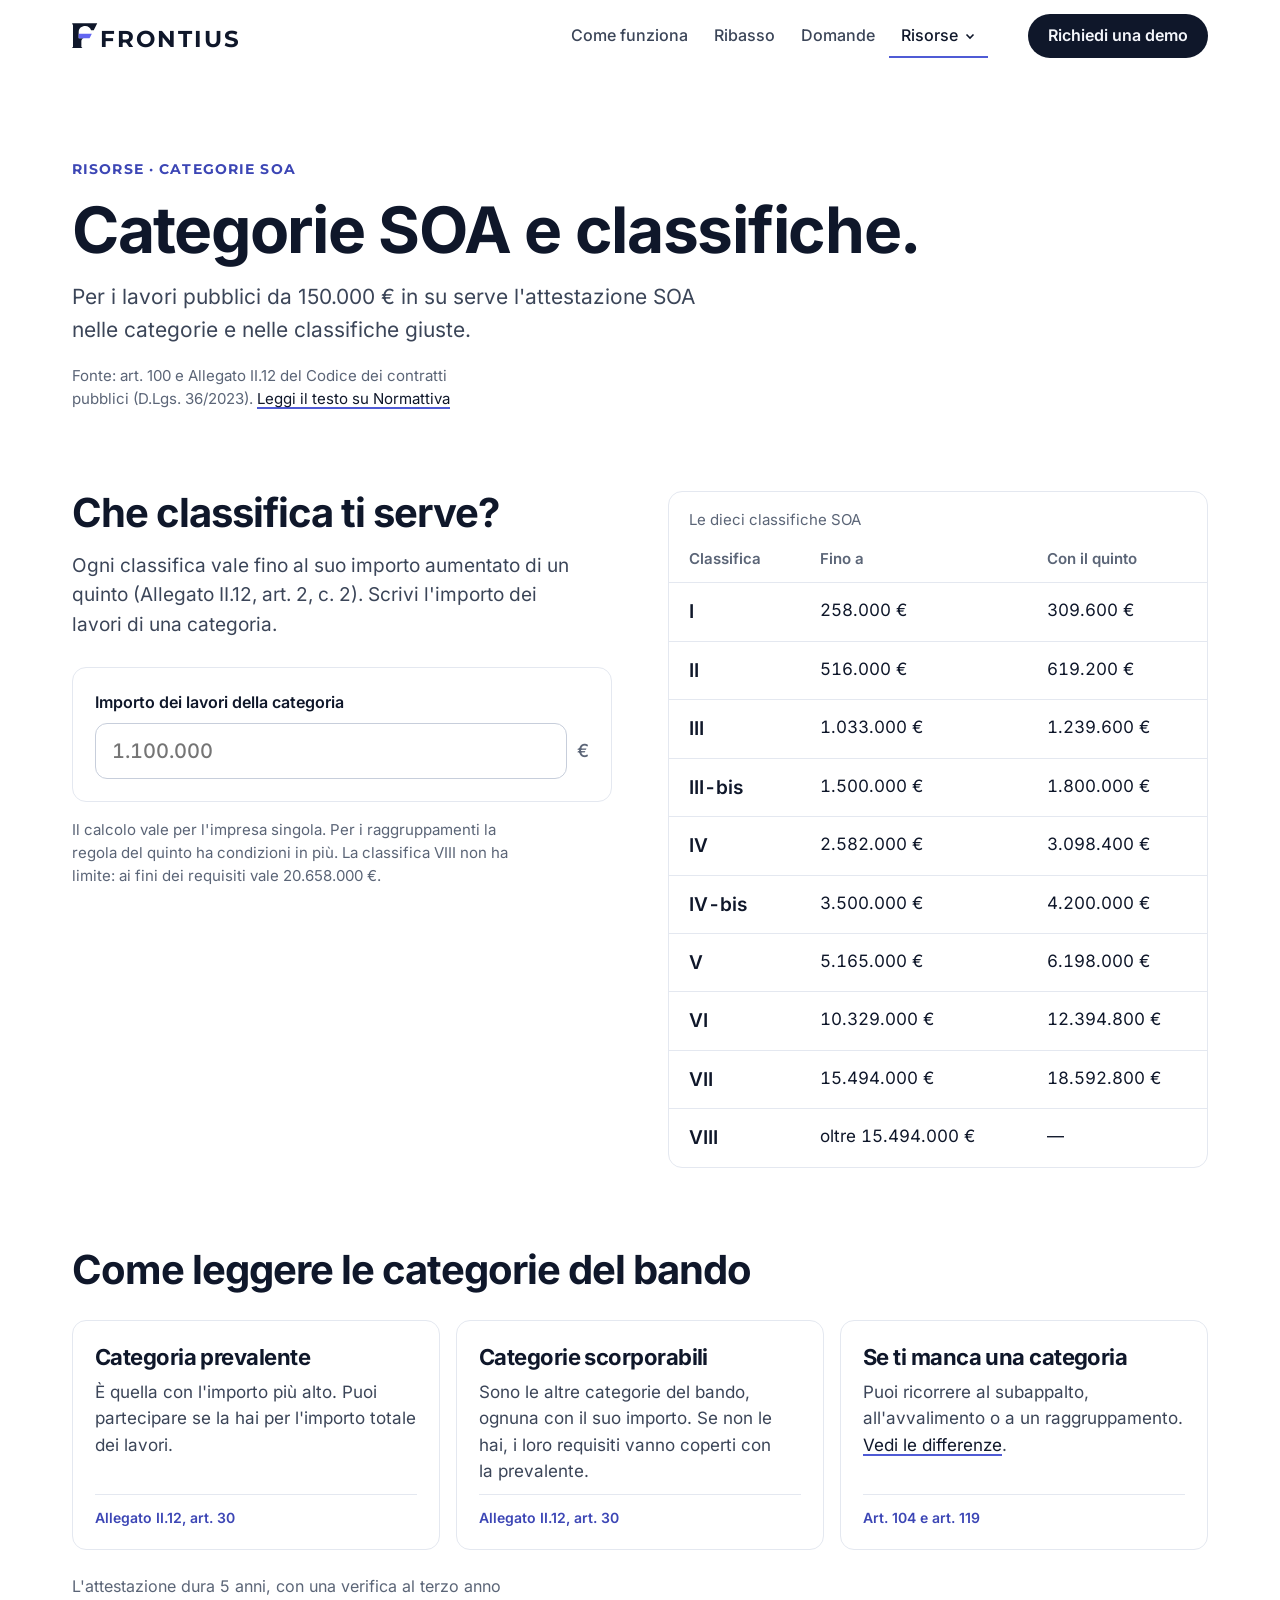
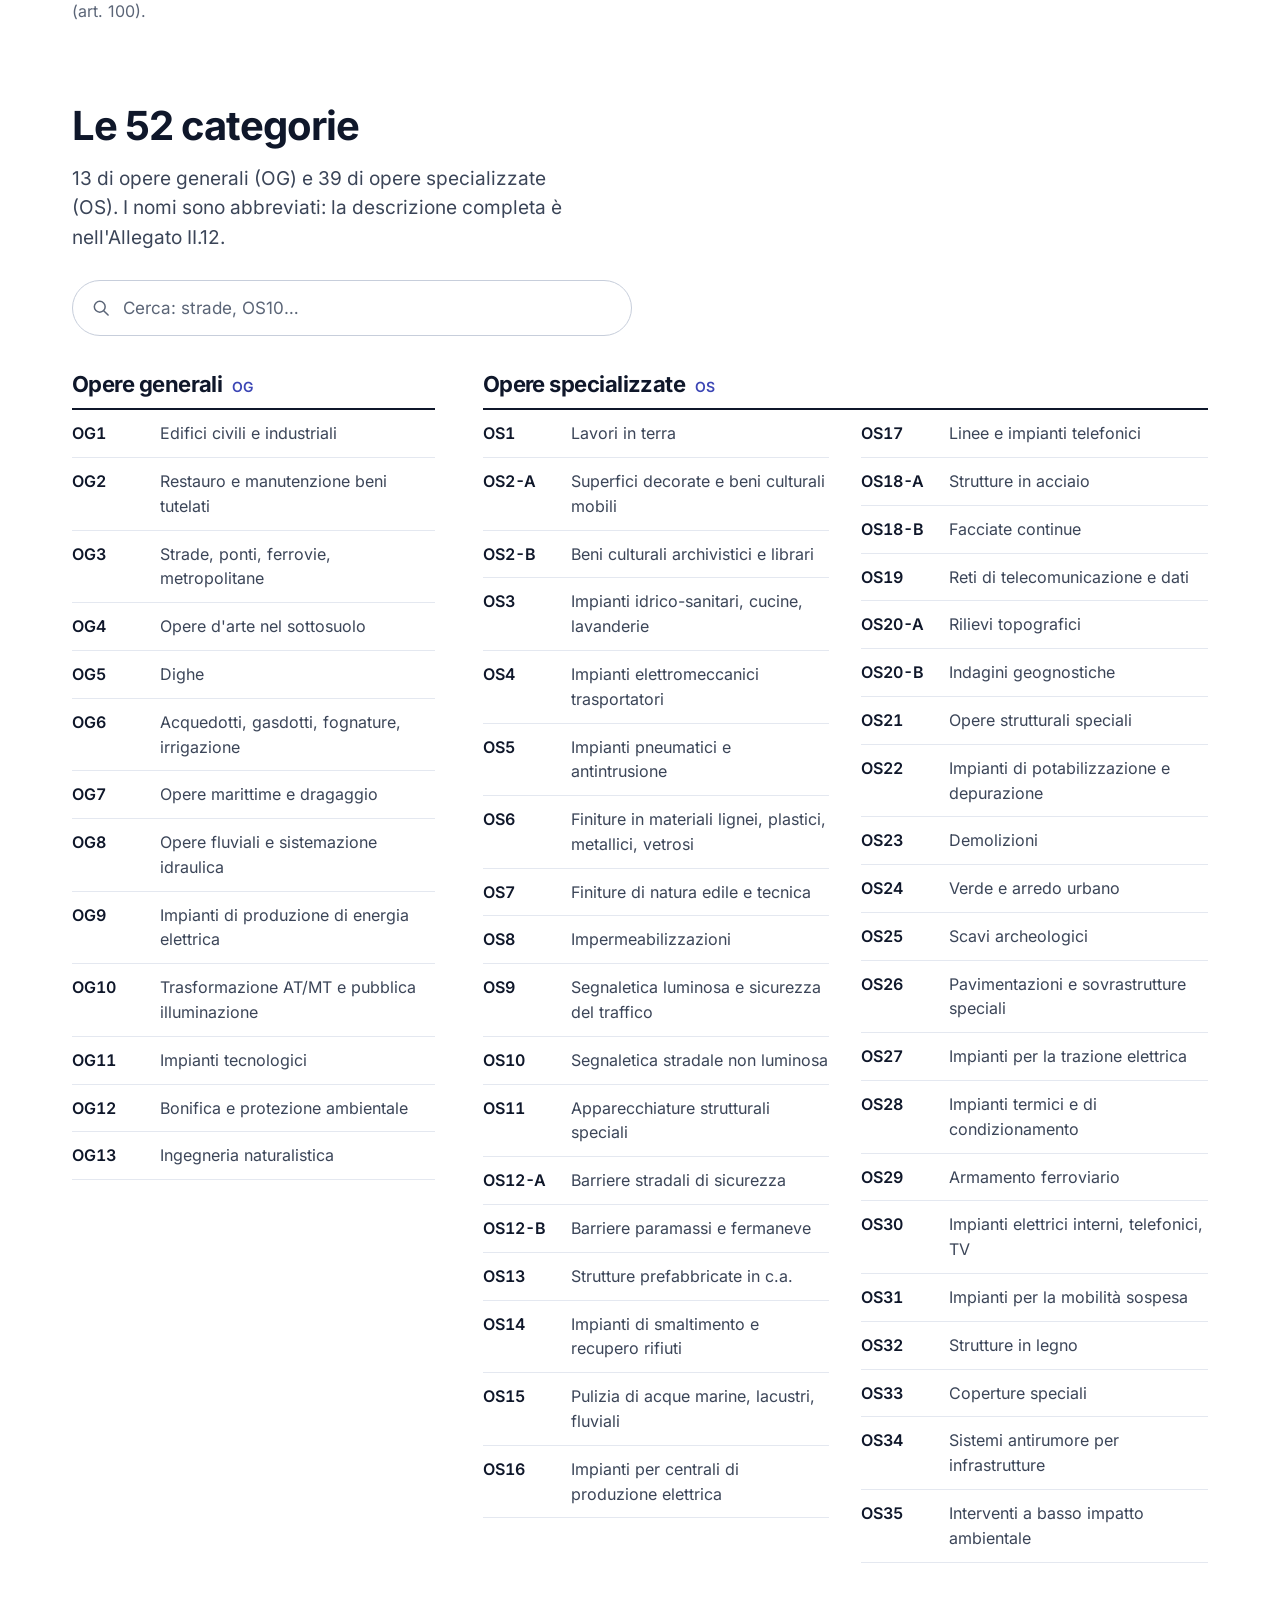
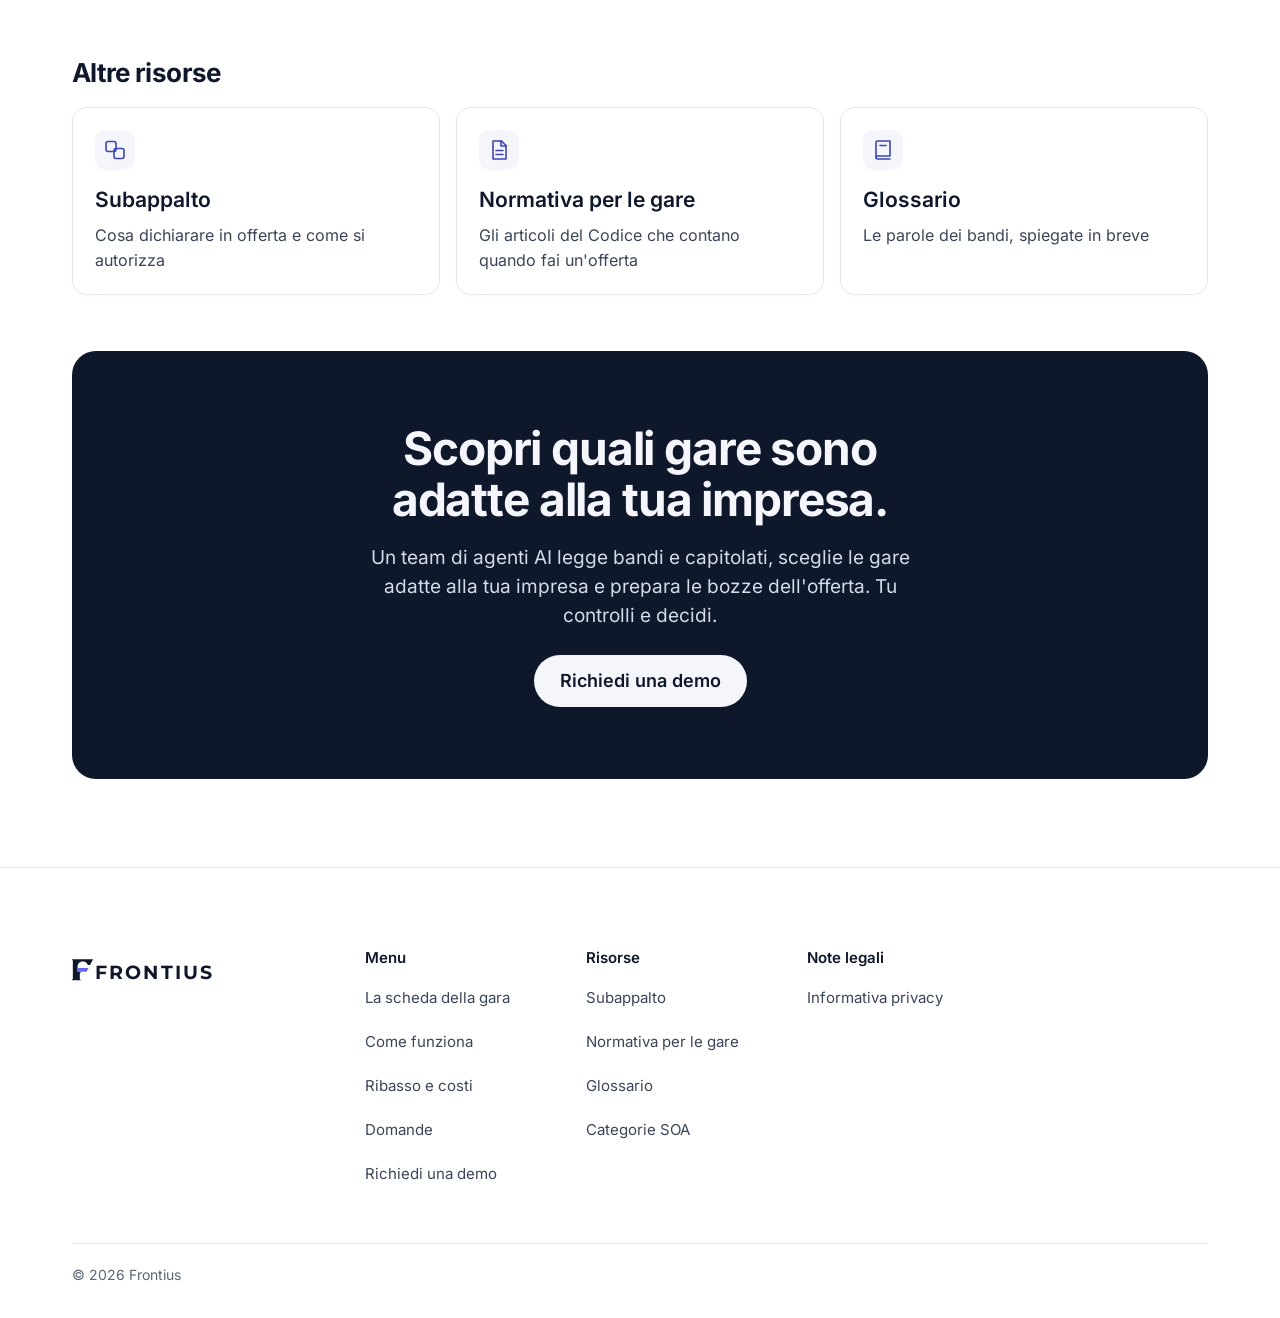
<file: categorie-soa.html>
<!doctype html>
<html lang="it">
<head>
  <meta charset="utf-8">
  <meta name="viewport" content="width=device-width, initial-scale=1">
  <title>Categorie SOA e classifiche · Frontius</title>
  <meta name="description" content="Le 52 categorie SOA, gli importi delle dieci classifiche e l'incremento del quinto. Scopri quale classifica ti serve per una gara di lavori.">
    <meta name="robots" content="noindex, nofollow">
  
  <meta name="theme-color" content="#FFFFFF">
  <link rel="icon" type="image/svg+xml" href="favicon.svg">
  <script>
    // Prima del disegno: segnala che JavaScript c'è e se il movimento va ridotto.
    (function () {
      var d = document.documentElement;
      d.classList.add('js');
      var ridotto = /[?&]movimento=ridotto\b/.test(location.search) ||
        (window.matchMedia && matchMedia('(prefers-reduced-motion: reduce)').matches);
      if (ridotto) d.classList.add('movimento-ridotto');
      // Se lo script della pagina non parte, mostra tutto nello stato finale.
      setTimeout(function () { if (!window.__frontius) d.classList.add('movimento-ridotto'); }, 4000);
    })();
  </script>

  <script type="module" crossorigin src="./assets/calcoli-CBQlTHow.js"></script>
  <script type="module" crossorigin src="./assets/risorse-DiARl-eu.js"></script>
  <link rel="stylesheet" crossorigin href="./assets/calcoli-6c4dFeu5.css">
  <link rel="stylesheet" crossorigin href="./assets/risorse-ChjlAvm8.css">
</head>
<body>
    <a class="salta" href="#contenuto">Vai al contenuto</a>

  <header class="testata">
    <div class="testata__interno">
      <a class="logo" href="index.html" aria-label="Frontius, vai alla Home">
        <svg viewBox="0 0 1765 270" xmlns="http://www.w3.org/2000/svg" role="img" aria-label="Frontius">
          <path fill="#0F172A" d="M2 3H265L228 77H200C192 52 168 32 140 32C100 32 70 56 70 96V160H125C110 160 98 174 98 192V254H106V267H2V254H10V16H2Z"/>
          <path fill="#6366F1" d="M70 113H208L184 160H70Z"/>
          <text x="295" y="250" textLength="1465" lengthAdjust="spacing" fill="#0F172A" font-family="Montserrat" font-weight="700" font-size="245">FRONTIUS</text>
        </svg>

      </a>
      <nav class="menu" aria-label="Menu principale">
        <ul class="menu__lista">
          <li><a class="menu__voce" href="index.html#come-funziona">Come funziona</a></li>
          <li><a class="menu__voce" href="index.html#ribasso">Ribasso</a></li>
          <li><a class="menu__voce" href="index.html#domande">Domande</a></li>
          <li>
            <details class="menu__gruppo">
              <summary class="menu__voce menu__voce--attiva">Risorse<svg class="menu__freccia" viewBox="0 0 12 12" aria-hidden="true"><path d="M2.5 4.5 6 8l3.5-3.5"/></svg></summary>
              <div class="menu__tendina">
                <p class="menu__titolo">Risorse per le gare</p>
                <ul class="menu__voci">
                  <li><a href="subappalto.html" data-voce="subappalto">
                    <svg class="menu__icona" viewBox="0 0 24 24" aria-hidden="true"><rect x="3" y="3.5" width="10" height="10" rx="2"/><rect x="11" y="10.5" width="10" height="10" rx="2"/></svg>
                    <span><b>Subappalto</b><small>Cosa dichiarare in offerta e come si autorizza</small></span>
                  </a></li>
                  <li><a href="normativa.html" data-voce="normativa">
                    <svg class="menu__icona" viewBox="0 0 24 24" aria-hidden="true"><path d="M6 3h8.5L19 7.5V21H6z"/><path d="M14 3v5h5M9 12.5h7M9 16.5h7"/></svg>
                    <span><b>Normativa per le gare</b><small>Gli articoli del Codice che contano quando fai un'offerta</small></span>
                  </a></li>
                  <li><a href="glossario.html" data-voce="glossario">
                    <svg class="menu__icona" viewBox="0 0 24 24" aria-hidden="true"><path d="M5 4.5A1.5 1.5 0 0 1 6.5 3H19v15H6.5A1.5 1.5 0 0 0 5 19.5z"/><path d="M5 19.5A1.5 1.5 0 0 0 6.5 21H19M9 7.5h6"/></svg>
                    <span><b>Glossario</b><small>Le parole dei bandi, spiegate in breve</small></span>
                  </a></li>
                  <li><a href="categorie-soa.html" data-voce="categorie-soa" aria-current="page">
                    <svg class="menu__icona" viewBox="0 0 24 24" aria-hidden="true"><rect x="3.5" y="3.5" width="7" height="7" rx="1.5"/><rect x="13.5" y="3.5" width="7" height="7" rx="1.5"/><rect x="3.5" y="13.5" width="7" height="7" rx="1.5"/><path d="M17 13.5v7M13.5 17h7"/></svg>
                    <span><b>Categorie SOA</b><small>Categorie, classifiche e quale ti serve</small></span>
                  </a></li>
                </ul>
              </div>
            </details>
          </li>
        </ul>
      </nav>
      <a class="pulsante pulsante--piccolo testata__cta" href="index.html#demo">Richiedi una demo</a>

      <details class="menu-mobile">
        <summary class="menu-mobile__apri"><span class="menu-mobile__icona" aria-hidden="true"><i></i><i></i></span>Menu</summary>
        <nav class="menu-mobile__pannello" aria-label="Menu principale">
          <a class="menu-mobile__voce" href="index.html#come-funziona">Come funziona</a>
          <a class="menu-mobile__voce" href="index.html#ribasso">Ribasso</a>
          <a class="menu-mobile__voce" href="index.html#domande">Domande</a>
          <details class="menu-mobile__gruppo" open>
            <summary>Risorse</summary>
            <ul>
              <li><a href="subappalto.html" data-voce="subappalto"><b>Subappalto</b><small>Cosa dichiarare in offerta e come si autorizza</small></a></li>
              <li><a href="normativa.html" data-voce="normativa"><b>Normativa per le gare</b><small>Gli articoli del Codice che contano quando fai un'offerta</small></a></li>
              <li><a href="glossario.html" data-voce="glossario"><b>Glossario</b><small>Le parole dei bandi, spiegate in breve</small></a></li>
              <li><a href="categorie-soa.html" data-voce="categorie-soa" aria-current="page"><b>Categorie SOA</b><small>Categorie, classifiche e quale ti serve</small></a></li>
            </ul>
          </details>
          <a class="pulsante pulsante--pieno" href="index.html#demo">Richiedi una demo</a>
        </nav>
      </details>
    </div>
  </header>


  <main id="contenuto" class="risorsa">

    <header class="risorsa__testa">
      <div class="contenitore">
        <p class="occhiello rivela">Risorse · Categorie SOA</p>
        <h1 class="rivela">Categorie SOA e classifiche.</h1>
        <p class="risorsa__sotto rivela">Per i lavori pubblici da 150.000 € in su serve l'attestazione SOA nelle categorie e nelle classifiche giuste.</p>
        <p class="risorsa__fonte rivela">Fonte: art. 100 e Allegato II.12 del Codice dei contratti pubblici (D.Lgs. 36/2023). <a href="https://www.normattiva.it/uri-res/N2Ls?urn:nir:stato:decreto.legislativo:2023-03-31;36~art100" target="_blank" rel="noopener">Leggi il testo su Normattiva<span class="sr"> (si apre in una nuova scheda)</span></a></p>
      </div>
    </header>

    <section class="risorsa__blocco" id="classifiche" aria-labelledby="classifiche-titolo">
      <div class="contenitore">
        <div class="classifiche">
          <div class="classifiche__testo">
            <h2 class="risorsa__titolo" id="classifiche-titolo">Che classifica ti serve?</h2>
            <p class="risorsa__testo">Ogni classifica vale fino al suo importo aumentato di un quinto (Allegato II.12, art. 2, c. 2). Scrivi l'importo dei lavori di una categoria.</p>
            <form class="calcolo" data-calcolo hidden>
              <label class="calcolo__campo">
                <span>Importo dei lavori della categoria</span>
                <span class="calcolo__riga"><input type="text" inputmode="decimal" autocomplete="off" name="importo" placeholder="1.100.000" aria-describedby="calcolo-unita"><small id="calcolo-unita">€</small></span>
              </label>
              <output class="calcolo__esito" aria-live="polite"></output>
            </form>
            <p class="classifiche__nota">Il calcolo vale per l'impresa singola. Per i raggruppamenti la regola del quinto ha condizioni in più. La classifica VIII non ha limite: ai fini dei requisiti vale 20.658.000 €.</p>
          </div>
          <div class="tabella-scorre rivela" tabindex="0" role="region" aria-labelledby="tabella-classifiche">
            <table class="tabella tabella--classifiche">
              <caption id="tabella-classifiche">Le dieci classifiche SOA</caption>
              <thead>
                <tr><th scope="col">Classifica</th><th scope="col">Fino a</th><th scope="col">Con il quinto</th></tr>
              </thead>
              <tbody>
            <tr>
              <th scope="row">I</th>
              <td><span class="cifra">258.000 €</span></td>
              <td><span class="cifra">309.600 €</span></td>
            </tr>
            <tr>
              <th scope="row">II</th>
              <td><span class="cifra">516.000 €</span></td>
              <td><span class="cifra">619.200 €</span></td>
            </tr>
            <tr>
              <th scope="row">III</th>
              <td><span class="cifra">1.033.000 €</span></td>
              <td><span class="cifra">1.239.600 €</span></td>
            </tr>
            <tr>
              <th scope="row">III-bis</th>
              <td><span class="cifra">1.500.000 €</span></td>
              <td><span class="cifra">1.800.000 €</span></td>
            </tr>
            <tr>
              <th scope="row">IV</th>
              <td><span class="cifra">2.582.000 €</span></td>
              <td><span class="cifra">3.098.400 €</span></td>
            </tr>
            <tr>
              <th scope="row">IV-bis</th>
              <td><span class="cifra">3.500.000 €</span></td>
              <td><span class="cifra">4.200.000 €</span></td>
            </tr>
            <tr>
              <th scope="row">V</th>
              <td><span class="cifra">5.165.000 €</span></td>
              <td><span class="cifra">6.198.000 €</span></td>
            </tr>
            <tr>
              <th scope="row">VI</th>
              <td><span class="cifra">10.329.000 €</span></td>
              <td><span class="cifra">12.394.800 €</span></td>
            </tr>
            <tr>
              <th scope="row">VII</th>
              <td><span class="cifra">15.494.000 €</span></td>
              <td><span class="cifra">18.592.800 €</span></td>
            </tr>
            <tr>
              <th scope="row">VIII</th>
              <td>oltre <span class="cifra">15.494.000 €</span></td>
              <td>—</td>
            </tr>
              </tbody>
            </table>
          </div>
        </div>
      </div>
    </section>

    <section class="risorsa__blocco" aria-labelledby="leggere-titolo">
      <div class="contenitore">
        <h2 class="risorsa__titolo" id="leggere-titolo">Come leggere le categorie del bando</h2>
        <ul class="fatti fatti--tre">
          <li class="fatto rivela">
            <h3>Categoria prevalente</h3>
            <p>È quella con l'importo più alto. Puoi partecipare se la hai per l'importo totale dei lavori.</p>
            <small>Allegato II.12, art. 30</small>
          </li>
          <li class="fatto rivela">
            <h3>Categorie scorporabili</h3>
            <p>Sono le altre categorie del bando, ognuna con il suo importo. Se non le hai, i loro requisiti vanno coperti con la prevalente.</p>
            <small>Allegato II.12, art. 30</small>
          </li>
          <li class="fatto rivela">
            <h3>Se ti manca una categoria</h3>
            <p>Puoi ricorrere al subappalto, all'avvalimento o a un raggruppamento. <a href="subappalto.html#strade">Vedi le differenze</a>.</p>
            <small>Art. 104 e art. 119</small>
          </li>
        </ul>
        <p class="risorsa__testo risorsa__testo--nota">L'attestazione dura 5 anni, con una verifica al terzo anno (art. 100).</p>
      </div>
    </section>

    <section class="risorsa__blocco" id="categorie" aria-labelledby="categorie-titolo">
      <div class="contenitore" data-filtro-area>
        <h2 class="risorsa__titolo" id="categorie-titolo">Le 52 categorie</h2>
        <p class="risorsa__testo">13 di opere generali (OG) e 39 di opere specializzate (OS). I nomi sono abbreviati: la descrizione completa è nell'Allegato II.12.</p>
        <div class="filtro" data-filtro-barra>
          <label class="filtro__cerca">
            <span class="sr">Cerca una categoria</span>
            <svg viewBox="0 0 24 24" aria-hidden="true"><circle cx="10.5" cy="10.5" r="6.5"/><path d="m15.5 15.5 5 5"/></svg>
            <input type="search" data-cerca placeholder="Cerca: strade, OS10…" autocomplete="off">
          </label>
          <p class="filtro__conteggio" data-conteggio aria-live="polite"></p>
        </div>
        <div class="categorie">
          <section class="categorie__gruppo" data-gruppo-filtro aria-labelledby="cat-og">
            <h3 id="cat-og">Opere generali <span>OG</span></h3>
            <ul class="categorie__lista">
            <li data-elemento><b>OG1</b><span>Edifici civili e industriali</span></li>
            <li data-elemento><b>OG2</b><span>Restauro e manutenzione beni tutelati</span></li>
            <li data-elemento><b>OG3</b><span>Strade, ponti, ferrovie, metropolitane</span></li>
            <li data-elemento><b>OG4</b><span>Opere d'arte nel sottosuolo</span></li>
            <li data-elemento><b>OG5</b><span>Dighe</span></li>
            <li data-elemento><b>OG6</b><span>Acquedotti, gasdotti, fognature, irrigazione</span></li>
            <li data-elemento><b>OG7</b><span>Opere marittime e dragaggio</span></li>
            <li data-elemento><b>OG8</b><span>Opere fluviali e sistemazione idraulica</span></li>
            <li data-elemento><b>OG9</b><span>Impianti di produzione di energia elettrica</span></li>
            <li data-elemento><b>OG10</b><span>Trasformazione AT/MT e pubblica illuminazione</span></li>
            <li data-elemento><b>OG11</b><span>Impianti tecnologici</span></li>
            <li data-elemento><b>OG12</b><span>Bonifica e protezione ambientale</span></li>
            <li data-elemento><b>OG13</b><span>Ingegneria naturalistica</span></li>
            </ul>
          </section>
          <section class="categorie__gruppo" data-gruppo-filtro aria-labelledby="cat-os">
            <h3 id="cat-os">Opere specializzate <span>OS</span></h3>
            <ul class="categorie__lista">
            <li data-elemento><b>OS1</b><span>Lavori in terra</span></li>
            <li data-elemento><b>OS2-A</b><span>Superfici decorate e beni culturali mobili</span></li>
            <li data-elemento><b>OS2-B</b><span>Beni culturali archivistici e librari</span></li>
            <li data-elemento><b>OS3</b><span>Impianti idrico-sanitari, cucine, lavanderie</span></li>
            <li data-elemento><b>OS4</b><span>Impianti elettromeccanici trasportatori</span></li>
            <li data-elemento><b>OS5</b><span>Impianti pneumatici e antintrusione</span></li>
            <li data-elemento><b>OS6</b><span>Finiture in materiali lignei, plastici, metallici, vetrosi</span></li>
            <li data-elemento><b>OS7</b><span>Finiture di natura edile e tecnica</span></li>
            <li data-elemento><b>OS8</b><span>Impermeabilizzazioni</span></li>
            <li data-elemento><b>OS9</b><span>Segnaletica luminosa e sicurezza del traffico</span></li>
            <li data-elemento><b>OS10</b><span>Segnaletica stradale non luminosa</span></li>
            <li data-elemento><b>OS11</b><span>Apparecchiature strutturali speciali</span></li>
            <li data-elemento><b>OS12-A</b><span>Barriere stradali di sicurezza</span></li>
            <li data-elemento><b>OS12-B</b><span>Barriere paramassi e fermaneve</span></li>
            <li data-elemento><b>OS13</b><span>Strutture prefabbricate in c.a.</span></li>
            <li data-elemento><b>OS14</b><span>Impianti di smaltimento e recupero rifiuti</span></li>
            <li data-elemento><b>OS15</b><span>Pulizia di acque marine, lacustri, fluviali</span></li>
            <li data-elemento><b>OS16</b><span>Impianti per centrali di produzione elettrica</span></li>
            <li data-elemento><b>OS17</b><span>Linee e impianti telefonici</span></li>
            <li data-elemento><b>OS18-A</b><span>Strutture in acciaio</span></li>
            <li data-elemento><b>OS18-B</b><span>Facciate continue</span></li>
            <li data-elemento><b>OS19</b><span>Reti di telecomunicazione e dati</span></li>
            <li data-elemento><b>OS20-A</b><span>Rilievi topografici</span></li>
            <li data-elemento><b>OS20-B</b><span>Indagini geognostiche</span></li>
            <li data-elemento><b>OS21</b><span>Opere strutturali speciali</span></li>
            <li data-elemento><b>OS22</b><span>Impianti di potabilizzazione e depurazione</span></li>
            <li data-elemento><b>OS23</b><span>Demolizioni</span></li>
            <li data-elemento><b>OS24</b><span>Verde e arredo urbano</span></li>
            <li data-elemento><b>OS25</b><span>Scavi archeologici</span></li>
            <li data-elemento><b>OS26</b><span>Pavimentazioni e sovrastrutture speciali</span></li>
            <li data-elemento><b>OS27</b><span>Impianti per la trazione elettrica</span></li>
            <li data-elemento><b>OS28</b><span>Impianti termici e di condizionamento</span></li>
            <li data-elemento><b>OS29</b><span>Armamento ferroviario</span></li>
            <li data-elemento><b>OS30</b><span>Impianti elettrici interni, telefonici, TV</span></li>
            <li data-elemento><b>OS31</b><span>Impianti per la mobilità sospesa</span></li>
            <li data-elemento><b>OS32</b><span>Strutture in legno</span></li>
            <li data-elemento><b>OS33</b><span>Coperture speciali</span></li>
            <li data-elemento><b>OS34</b><span>Sistemi antirumore per infrastrutture</span></li>
            <li data-elemento><b>OS35</b><span>Interventi a basso impatto ambientale</span></li>
            </ul>
          </section>
        </div>
        <p class="filtro__vuoto" data-vuoto hidden>Nessuna categoria trovata. Prova con un'altra parola.</p>
      </div>
    </section>

    <section class="altre" aria-labelledby="altre-titolo">
      <div class="contenitore">
        <h2 class="altre__titolo" id="altre-titolo">Altre risorse</h2>
        <ul class="altre__lista">
          <li><a class="altre__voce" href="subappalto.html">
            <svg class="altre__icona" viewBox="0 0 24 24" aria-hidden="true"><rect x="3" y="3.5" width="10" height="10" rx="2"/><rect x="11" y="10.5" width="10" height="10" rx="2"/></svg>
            <b>Subappalto</b>
            <span>Cosa dichiarare in offerta e come si autorizza</span>
          </a></li>
          <li><a class="altre__voce" href="normativa.html">
            <svg class="altre__icona" viewBox="0 0 24 24" aria-hidden="true"><path d="M6 3h8.5L19 7.5V21H6z"/><path d="M14 3v5h5M9 12.5h7M9 16.5h7"/></svg>
            <b>Normativa per le gare</b>
            <span>Gli articoli del Codice che contano quando fai un'offerta</span>
          </a></li>
          <li><a class="altre__voce" href="glossario.html">
            <svg class="altre__icona" viewBox="0 0 24 24" aria-hidden="true"><path d="M5 4.5A1.5 1.5 0 0 1 6.5 3H19v15H6.5A1.5 1.5 0 0 0 5 19.5z"/><path d="M5 19.5A1.5 1.5 0 0 0 6.5 21H19M9 7.5h6"/></svg>
            <b>Glossario</b>
            <span>Le parole dei bandi, spiegate in breve</span>
          </a></li>
        </ul>
      </div>
    </section>
        <section class="invito" aria-labelledby="invito-titolo">
      <div class="contenitore">
        <div class="invito__riquadro rivela">
          <h2 id="invito-titolo">Scopri quali gare sono adatte alla tua impresa.</h2>
          <p>Un team di agenti AI legge bandi e capitolati, sceglie le gare adatte alla tua impresa e prepara le bozze dell'offerta. Tu controlli e decidi.</p>
          <a class="pulsante invito__pulsante" href="index.html#demo">Richiedi una demo</a>
        </div>
      </div>
    </section>

  </main>

    <footer class="piede">
    <div class="contenitore">
      <div class="piede__colonne">
        <div class="piede__marchio">
          <a class="logo piede__logo" href="index.html" aria-label="Frontius, vai alla Home">
          <svg viewBox="0 0 1765 270" xmlns="http://www.w3.org/2000/svg" role="img" aria-label="Frontius">
          <path fill="#0F172A" d="M2 3H265L228 77H200C192 52 168 32 140 32C100 32 70 56 70 96V160H125C110 160 98 174 98 192V254H106V267H2V254H10V16H2Z"/>
          <path fill="#6366F1" d="M70 113H208L184 160H70Z"/>
          <text x="295" y="250" textLength="1465" lengthAdjust="spacing" fill="#0F172A" font-family="Montserrat" font-weight="700" font-size="245">FRONTIUS</text>
        </svg>

          </a>
          
          
        </div>
        <nav class="piede__colonna" aria-labelledby="piede-menu">
          <h2 class="piede__titolo" id="piede-menu">Menu</h2>
          <ul>
            <li><a href="index.html#scheda">La scheda della gara</a></li>
            <li><a href="index.html#come-funziona">Come funziona</a></li>
            <li><a href="index.html#ribasso">Ribasso e costi</a></li>
            <li><a href="index.html#domande">Domande</a></li>
            <li><a href="index.html#demo">Richiedi una demo</a></li>
          </ul>
        </nav>
        <nav class="piede__colonna" aria-labelledby="piede-risorse">
          <h2 class="piede__titolo" id="piede-risorse">Risorse</h2>
          <ul>
            <li><a href="subappalto.html" data-voce="subappalto">Subappalto</a></li>
            <li><a href="normativa.html" data-voce="normativa">Normativa per le gare</a></li>
            <li><a href="glossario.html" data-voce="glossario">Glossario</a></li>
            <li><a href="categorie-soa.html" data-voce="categorie-soa" aria-current="page">Categorie SOA</a></li>
          </ul>
        </nav>
        
        <div class="piede__colonna">
          <h2 class="piede__titolo">Note legali</h2>
          <ul>
            <li><a href="privacy.html" target="_blank" rel="noopener">Informativa privacy</a></li>
            
          </ul>
        </div>
      </div>
      <p class="piede__fondo">© 2026 Frontius</p>
    </div>
  </footer>

  <aside class="barra-mobile" aria-label="Richiedi una demo">
    <a class="pulsante pulsante--pieno" href="index.html#demo">Richiedi una demo</a>
    
  </aside>


</body>
</html>
</file>
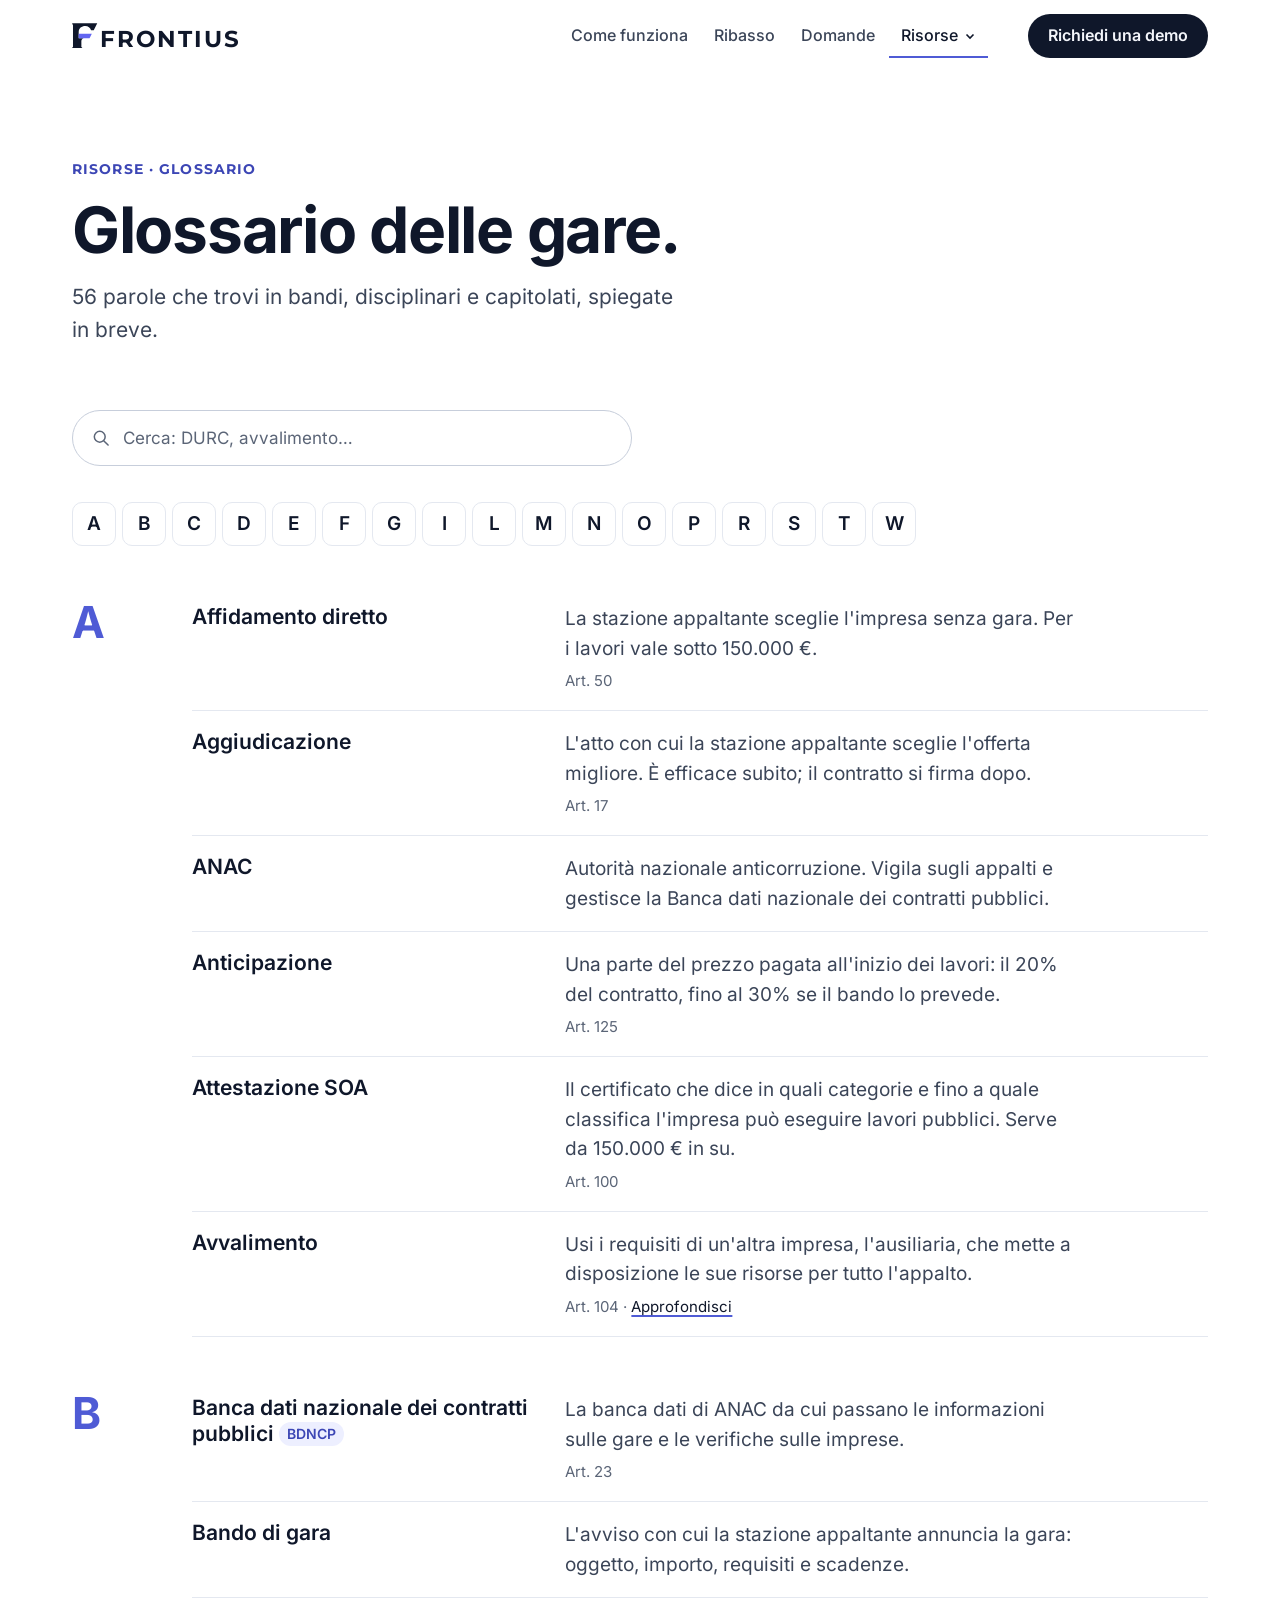
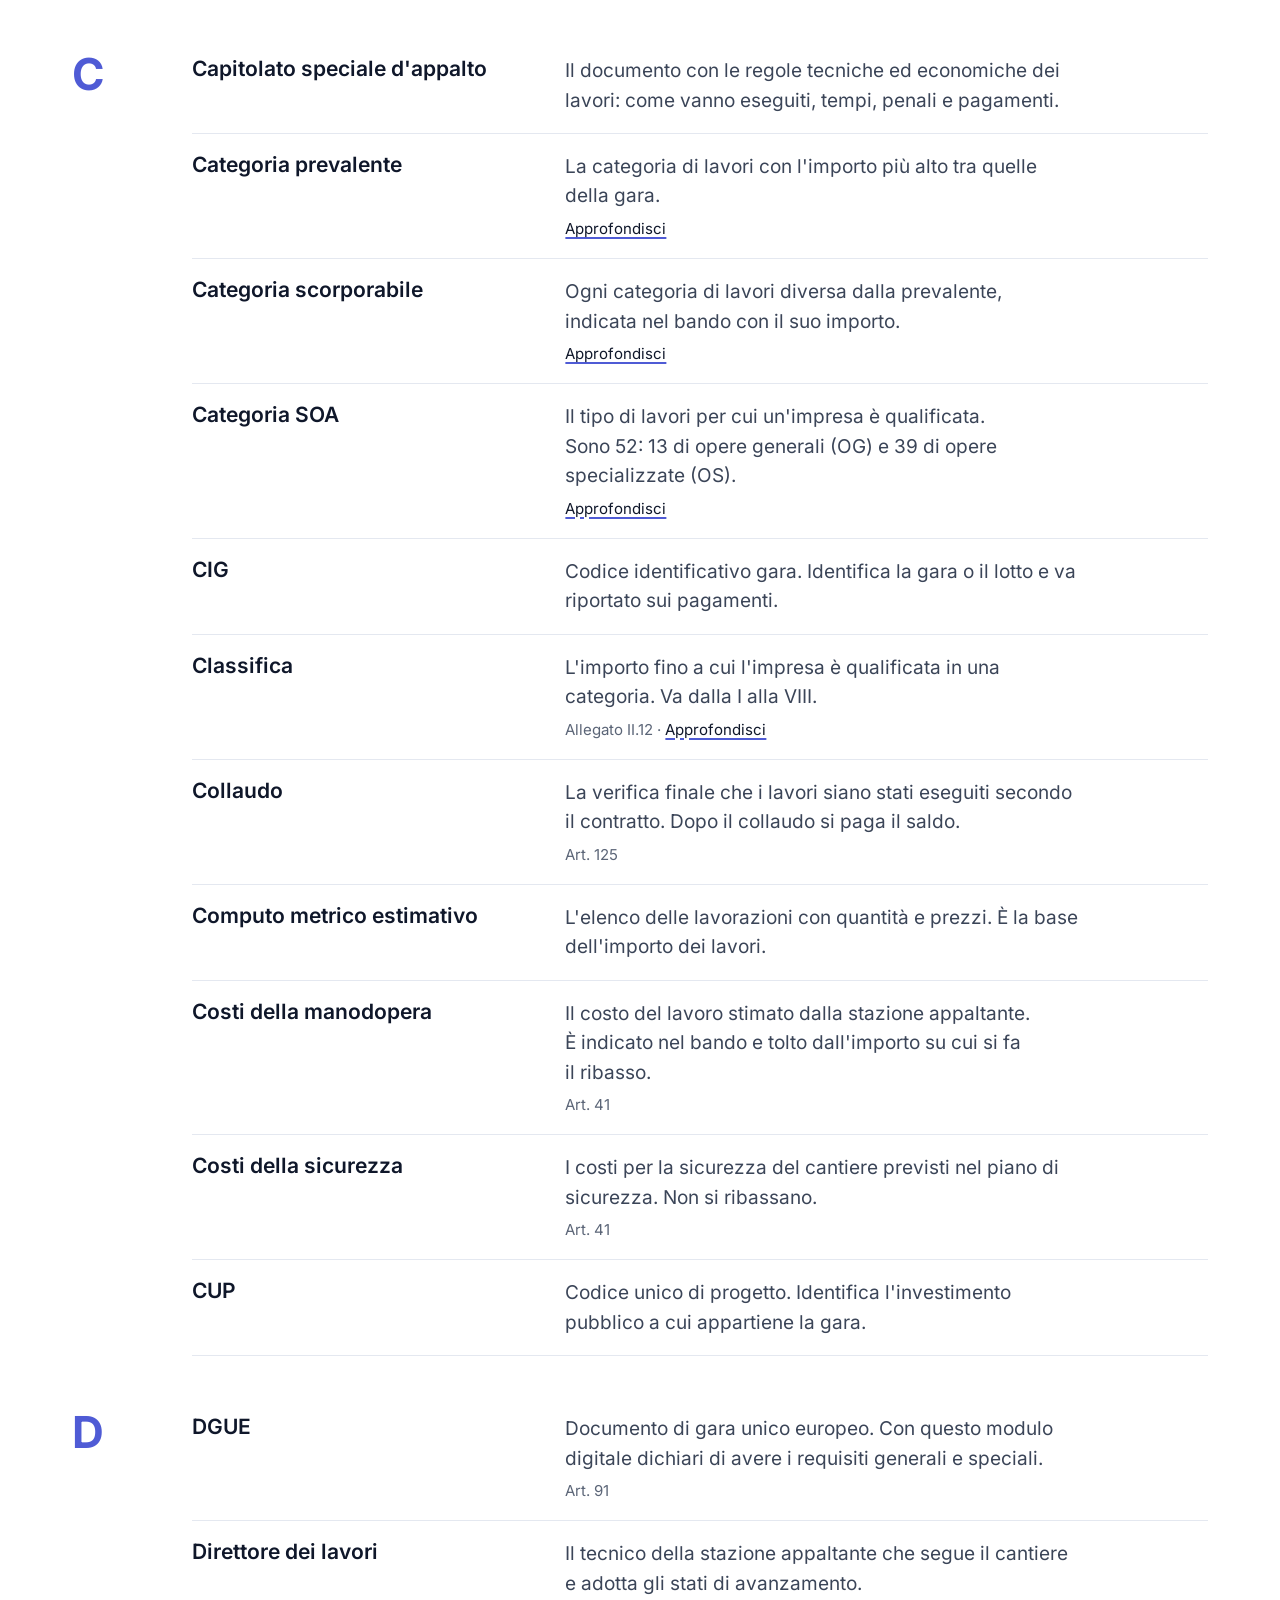
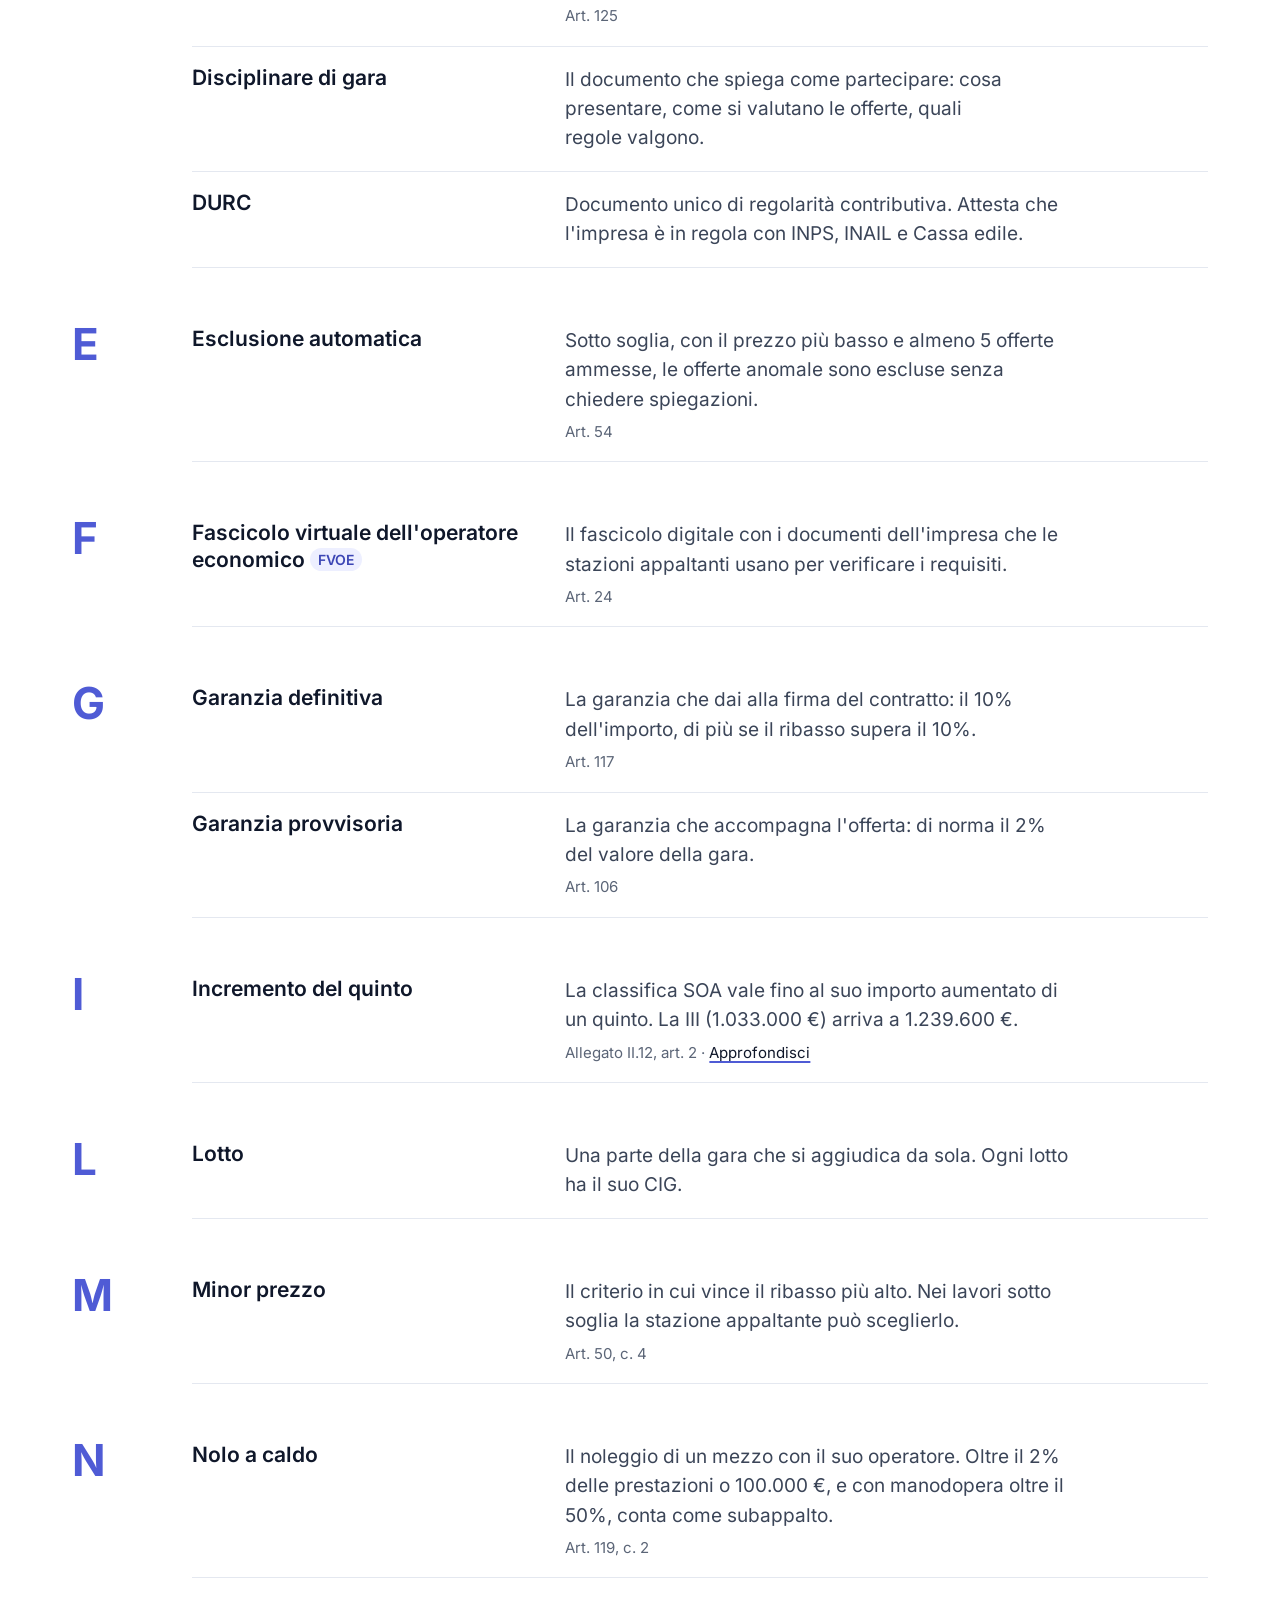
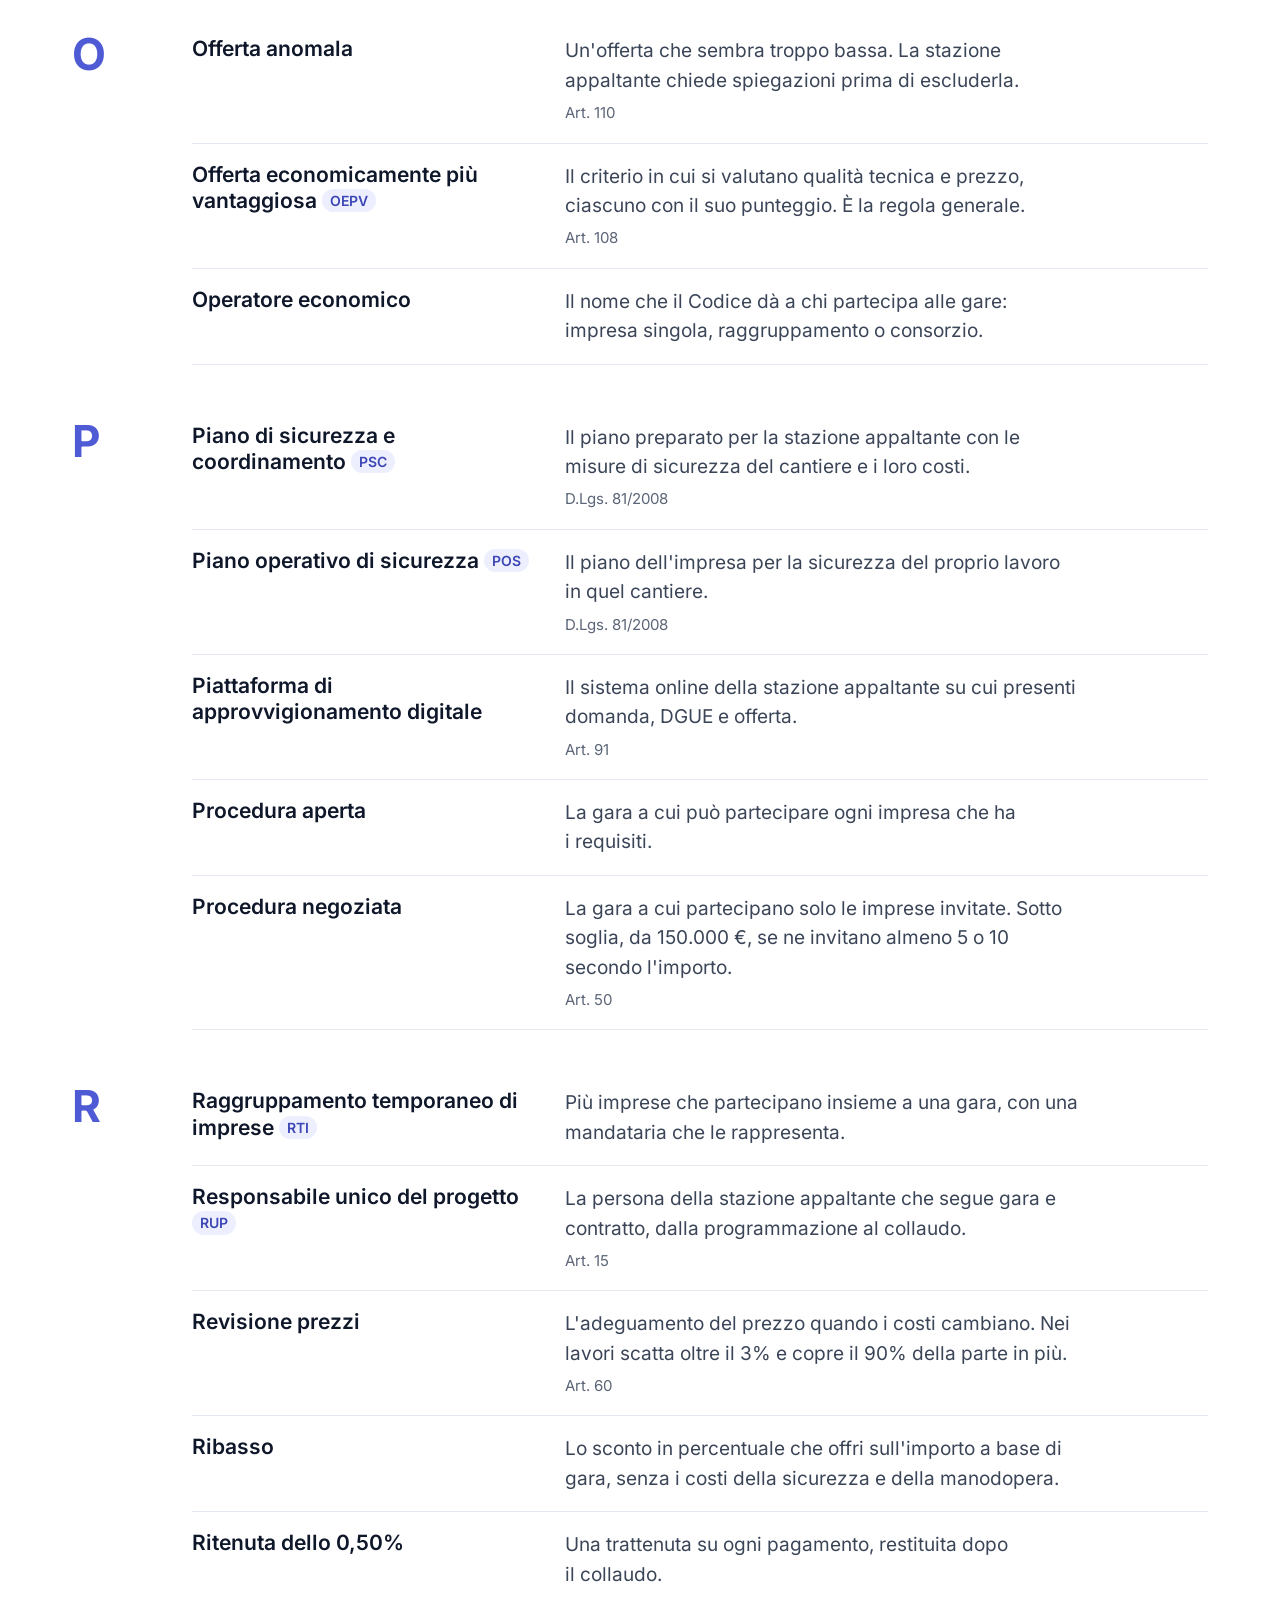
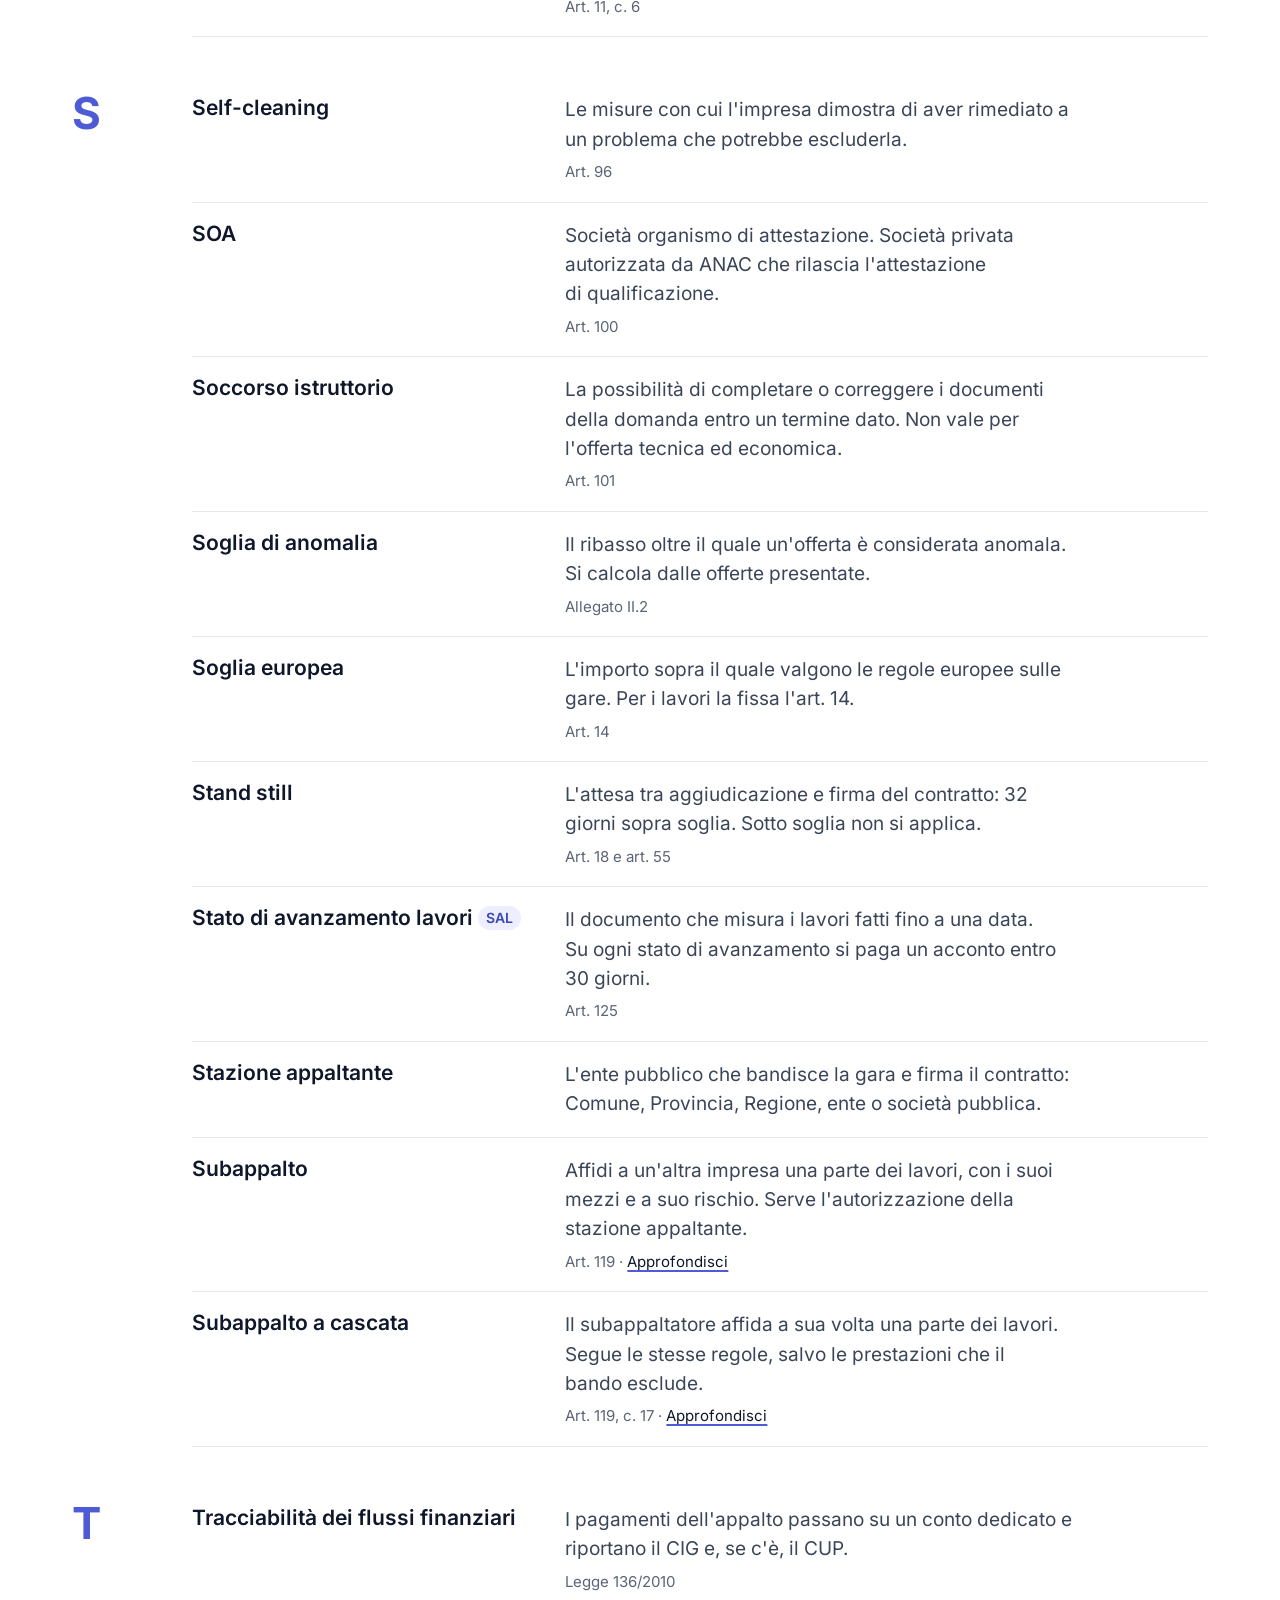
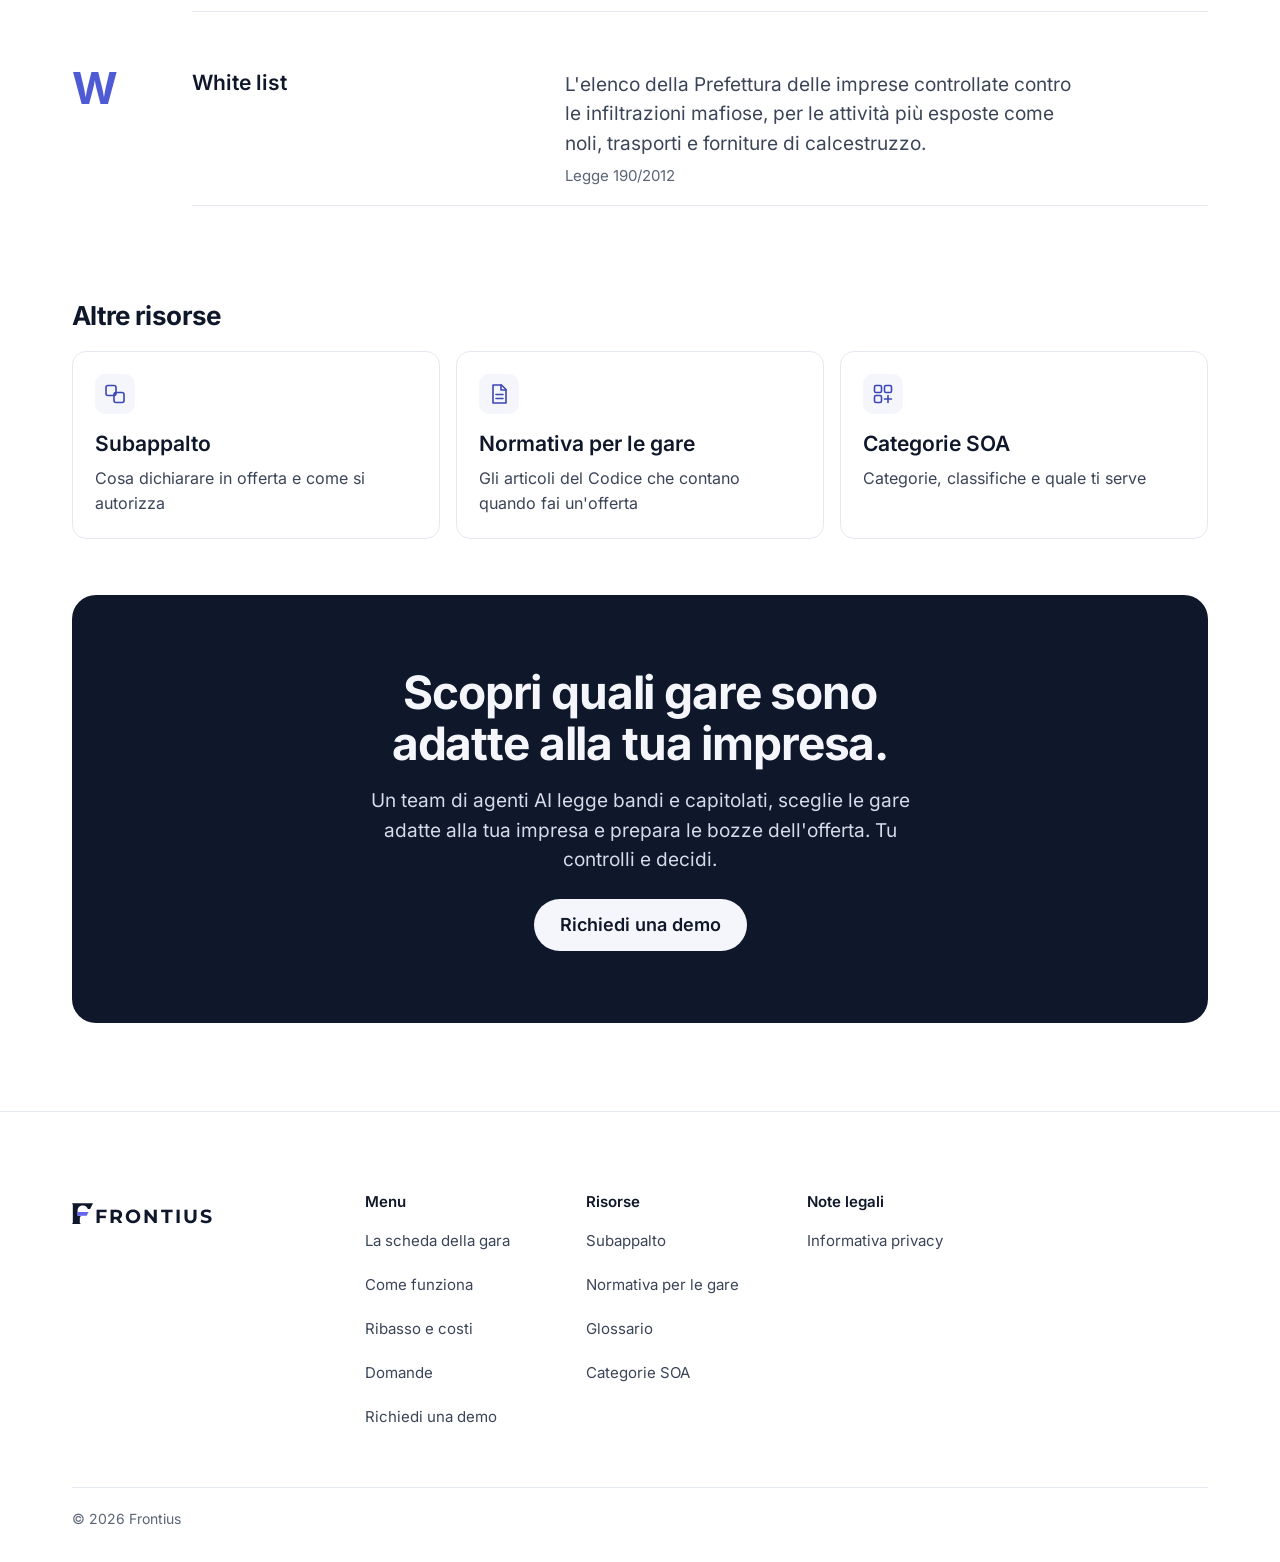
<file: glossario.html>
<!doctype html>
<html lang="it">
<head>
  <meta charset="utf-8">
  <meta name="viewport" content="width=device-width, initial-scale=1">
  <title>Glossario delle gare d'appalto · Frontius</title>
  <meta name="description" content="Le parole che trovi in bandi, disciplinari e capitolati delle gare di lavori pubblici, spiegate in breve: dall'avvalimento al subappalto.">
    <meta name="robots" content="noindex, nofollow">
  
  <meta name="theme-color" content="#FFFFFF">
  <link rel="icon" type="image/svg+xml" href="favicon.svg">
  <script>
    // Prima del disegno: segnala che JavaScript c'è e se il movimento va ridotto.
    (function () {
      var d = document.documentElement;
      d.classList.add('js');
      var ridotto = /[?&]movimento=ridotto\b/.test(location.search) ||
        (window.matchMedia && matchMedia('(prefers-reduced-motion: reduce)').matches);
      if (ridotto) d.classList.add('movimento-ridotto');
      // Se lo script della pagina non parte, mostra tutto nello stato finale.
      setTimeout(function () { if (!window.__frontius) d.classList.add('movimento-ridotto'); }, 4000);
    })();
  </script>

  <script type="module" crossorigin src="./assets/calcoli-CBQlTHow.js"></script>
  <script type="module" crossorigin src="./assets/risorse-DiARl-eu.js"></script>
  <link rel="stylesheet" crossorigin href="./assets/calcoli-6c4dFeu5.css">
  <link rel="stylesheet" crossorigin href="./assets/risorse-ChjlAvm8.css">
</head>
<body>
    <a class="salta" href="#contenuto">Vai al contenuto</a>

  <header class="testata">
    <div class="testata__interno">
      <a class="logo" href="index.html" aria-label="Frontius, vai alla Home">
        <svg viewBox="0 0 1765 270" xmlns="http://www.w3.org/2000/svg" role="img" aria-label="Frontius">
          <path fill="#0F172A" d="M2 3H265L228 77H200C192 52 168 32 140 32C100 32 70 56 70 96V160H125C110 160 98 174 98 192V254H106V267H2V254H10V16H2Z"/>
          <path fill="#6366F1" d="M70 113H208L184 160H70Z"/>
          <text x="295" y="250" textLength="1465" lengthAdjust="spacing" fill="#0F172A" font-family="Montserrat" font-weight="700" font-size="245">FRONTIUS</text>
        </svg>

      </a>
      <nav class="menu" aria-label="Menu principale">
        <ul class="menu__lista">
          <li><a class="menu__voce" href="index.html#come-funziona">Come funziona</a></li>
          <li><a class="menu__voce" href="index.html#ribasso">Ribasso</a></li>
          <li><a class="menu__voce" href="index.html#domande">Domande</a></li>
          <li>
            <details class="menu__gruppo">
              <summary class="menu__voce menu__voce--attiva">Risorse<svg class="menu__freccia" viewBox="0 0 12 12" aria-hidden="true"><path d="M2.5 4.5 6 8l3.5-3.5"/></svg></summary>
              <div class="menu__tendina">
                <p class="menu__titolo">Risorse per le gare</p>
                <ul class="menu__voci">
                  <li><a href="subappalto.html" data-voce="subappalto">
                    <svg class="menu__icona" viewBox="0 0 24 24" aria-hidden="true"><rect x="3" y="3.5" width="10" height="10" rx="2"/><rect x="11" y="10.5" width="10" height="10" rx="2"/></svg>
                    <span><b>Subappalto</b><small>Cosa dichiarare in offerta e come si autorizza</small></span>
                  </a></li>
                  <li><a href="normativa.html" data-voce="normativa">
                    <svg class="menu__icona" viewBox="0 0 24 24" aria-hidden="true"><path d="M6 3h8.5L19 7.5V21H6z"/><path d="M14 3v5h5M9 12.5h7M9 16.5h7"/></svg>
                    <span><b>Normativa per le gare</b><small>Gli articoli del Codice che contano quando fai un'offerta</small></span>
                  </a></li>
                  <li><a href="glossario.html" data-voce="glossario" aria-current="page">
                    <svg class="menu__icona" viewBox="0 0 24 24" aria-hidden="true"><path d="M5 4.5A1.5 1.5 0 0 1 6.5 3H19v15H6.5A1.5 1.5 0 0 0 5 19.5z"/><path d="M5 19.5A1.5 1.5 0 0 0 6.5 21H19M9 7.5h6"/></svg>
                    <span><b>Glossario</b><small>Le parole dei bandi, spiegate in breve</small></span>
                  </a></li>
                  <li><a href="categorie-soa.html" data-voce="categorie-soa">
                    <svg class="menu__icona" viewBox="0 0 24 24" aria-hidden="true"><rect x="3.5" y="3.5" width="7" height="7" rx="1.5"/><rect x="13.5" y="3.5" width="7" height="7" rx="1.5"/><rect x="3.5" y="13.5" width="7" height="7" rx="1.5"/><path d="M17 13.5v7M13.5 17h7"/></svg>
                    <span><b>Categorie SOA</b><small>Categorie, classifiche e quale ti serve</small></span>
                  </a></li>
                </ul>
              </div>
            </details>
          </li>
        </ul>
      </nav>
      <a class="pulsante pulsante--piccolo testata__cta" href="index.html#demo">Richiedi una demo</a>

      <details class="menu-mobile">
        <summary class="menu-mobile__apri"><span class="menu-mobile__icona" aria-hidden="true"><i></i><i></i></span>Menu</summary>
        <nav class="menu-mobile__pannello" aria-label="Menu principale">
          <a class="menu-mobile__voce" href="index.html#come-funziona">Come funziona</a>
          <a class="menu-mobile__voce" href="index.html#ribasso">Ribasso</a>
          <a class="menu-mobile__voce" href="index.html#domande">Domande</a>
          <details class="menu-mobile__gruppo" open>
            <summary>Risorse</summary>
            <ul>
              <li><a href="subappalto.html" data-voce="subappalto"><b>Subappalto</b><small>Cosa dichiarare in offerta e come si autorizza</small></a></li>
              <li><a href="normativa.html" data-voce="normativa"><b>Normativa per le gare</b><small>Gli articoli del Codice che contano quando fai un'offerta</small></a></li>
              <li><a href="glossario.html" data-voce="glossario" aria-current="page"><b>Glossario</b><small>Le parole dei bandi, spiegate in breve</small></a></li>
              <li><a href="categorie-soa.html" data-voce="categorie-soa"><b>Categorie SOA</b><small>Categorie, classifiche e quale ti serve</small></a></li>
            </ul>
          </details>
          <a class="pulsante pulsante--pieno" href="index.html#demo">Richiedi una demo</a>
        </nav>
      </details>
    </div>
  </header>


  <main id="contenuto" class="risorsa">

    <header class="risorsa__testa">
      <div class="contenitore">
        <p class="occhiello rivela">Risorse · Glossario</p>
        <h1 class="rivela">Glossario delle gare.</h1>
        <p class="risorsa__sotto rivela">56 parole che trovi in bandi, disciplinari e capitolati, spiegate in breve.</p>
      </div>
    </header>

    <section class="risorsa__blocco risorsa__blocco--elenco" aria-label="Voci del glossario">
      <div class="contenitore" data-filtro-area>
      <div class="filtro" data-filtro-barra>
        <label class="filtro__cerca">
          <span class="sr">Cerca nel glossario</span>
          <svg viewBox="0 0 24 24" aria-hidden="true"><circle cx="10.5" cy="10.5" r="6.5"/><path d="m15.5 15.5 5 5"/></svg>
          <input type="search" data-cerca placeholder="Cerca: DURC, avvalimento…" autocomplete="off">
        </label>
        
        <p class="filtro__conteggio" data-conteggio aria-live="polite"></p>
      </div>
      <nav class="lettere" aria-label="Lettere">
        <ul><li><a href="#lettera-a">A</a></li><li><a href="#lettera-b">B</a></li><li><a href="#lettera-c">C</a></li><li><a href="#lettera-d">D</a></li><li><a href="#lettera-e">E</a></li><li><a href="#lettera-f">F</a></li><li><a href="#lettera-g">G</a></li><li><a href="#lettera-i">I</a></li><li><a href="#lettera-l">L</a></li><li><a href="#lettera-m">M</a></li><li><a href="#lettera-n">N</a></li><li><a href="#lettera-o">O</a></li><li><a href="#lettera-p">P</a></li><li><a href="#lettera-r">R</a></li><li><a href="#lettera-s">S</a></li><li><a href="#lettera-t">T</a></li><li><a href="#lettera-w">W</a></li></ul>
      </nav>
      <div class="glossario">
      <section class="glossario__gruppo" data-gruppo-filtro aria-labelledby="lettera-a">
        <h2 class="glossario__lettera" id="lettera-a">A</h2>
        <dl class="glossario__voci">
          <div class="voce" data-elemento id="affidamento-diretto">
            <dt>Affidamento diretto</dt>
            <dd>
              <p>La stazione appaltante sceglie l'impresa senza gara. Per i lavori vale sotto 150.000 €.</p>
              <p class="voce__rif">Art. 50</p>
            </dd>
          </div>
          <div class="voce" data-elemento id="aggiudicazione">
            <dt>Aggiudicazione</dt>
            <dd>
              <p>L'atto con cui la stazione appaltante sceglie l'offerta migliore. È efficace subito; il contratto si firma dopo.</p>
              <p class="voce__rif">Art. 17</p>
            </dd>
          </div>
          <div class="voce" data-elemento id="anac">
            <dt>ANAC</dt>
            <dd>
              <p>Autorità nazionale anticorruzione. Vigila sugli appalti e gestisce la Banca dati nazionale dei contratti pubblici.</p>
              
            </dd>
          </div>
          <div class="voce" data-elemento id="anticipazione">
            <dt>Anticipazione</dt>
            <dd>
              <p>Una parte del prezzo pagata all'inizio dei lavori: il 20% del contratto, fino al 30% se il bando lo prevede.</p>
              <p class="voce__rif">Art. 125</p>
            </dd>
          </div>
          <div class="voce" data-elemento id="attestazione-soa">
            <dt>Attestazione SOA</dt>
            <dd>
              <p>Il certificato che dice in quali categorie e fino a quale classifica l'impresa può eseguire lavori pubblici. Serve da 150.000 € in su.</p>
              <p class="voce__rif">Art. 100</p>
            </dd>
          </div>
          <div class="voce" data-elemento id="avvalimento">
            <dt>Avvalimento</dt>
            <dd>
              <p>Usi i requisiti di un'altra impresa, l'ausiliaria, che mette a disposizione le sue risorse per tutto l'appalto.</p>
              <p class="voce__rif">Art. 104 · <a href="subappalto.html#strade">Approfondisci</a></p>
            </dd>
          </div>
        </dl>
      </section>
      <section class="glossario__gruppo" data-gruppo-filtro aria-labelledby="lettera-b">
        <h2 class="glossario__lettera" id="lettera-b">B</h2>
        <dl class="glossario__voci">
          <div class="voce" data-elemento id="banca-dati-nazionale-dei-contratti-pubblici">
            <dt>Banca dati nazionale dei contratti pubblici <abbr class="voce__sigla">BDNCP</abbr></dt>
            <dd>
              <p>La banca dati di ANAC da cui passano le informazioni sulle gare e le verifiche sulle imprese.</p>
              <p class="voce__rif">Art. 23</p>
            </dd>
          </div>
          <div class="voce" data-elemento id="bando-di-gara">
            <dt>Bando di gara</dt>
            <dd>
              <p>L'avviso con cui la stazione appaltante annuncia la gara: oggetto, importo, requisiti e scadenze.</p>
              
            </dd>
          </div>
        </dl>
      </section>
      <section class="glossario__gruppo" data-gruppo-filtro aria-labelledby="lettera-c">
        <h2 class="glossario__lettera" id="lettera-c">C</h2>
        <dl class="glossario__voci">
          <div class="voce" data-elemento id="capitolato-speciale-d-appalto">
            <dt>Capitolato speciale d'appalto</dt>
            <dd>
              <p>Il documento con le regole tecniche ed economiche dei lavori: come vanno eseguiti, tempi, penali e pagamenti.</p>
              
            </dd>
          </div>
          <div class="voce" data-elemento id="categoria-prevalente">
            <dt>Categoria prevalente</dt>
            <dd>
              <p>La categoria di lavori con l'importo più alto tra quelle della gara.</p>
              <p class="voce__rif"><a href="categorie-soa.html">Approfondisci</a></p>
            </dd>
          </div>
          <div class="voce" data-elemento id="categoria-scorporabile">
            <dt>Categoria scorporabile</dt>
            <dd>
              <p>Ogni categoria di lavori diversa dalla prevalente, indicata nel bando con il suo importo.</p>
              <p class="voce__rif"><a href="categorie-soa.html">Approfondisci</a></p>
            </dd>
          </div>
          <div class="voce" data-elemento id="categoria-soa">
            <dt>Categoria SOA</dt>
            <dd>
              <p>Il tipo di lavori per cui un'impresa è qualificata. Sono 52: 13 di opere generali (OG) e 39 di opere specializzate (OS).</p>
              <p class="voce__rif"><a href="categorie-soa.html">Approfondisci</a></p>
            </dd>
          </div>
          <div class="voce" data-elemento id="cig">
            <dt>CIG</dt>
            <dd>
              <p>Codice identificativo gara. Identifica la gara o il lotto e va riportato sui pagamenti.</p>
              
            </dd>
          </div>
          <div class="voce" data-elemento id="classifica">
            <dt>Classifica</dt>
            <dd>
              <p>L'importo fino a cui l'impresa è qualificata in una categoria. Va dalla I alla VIII.</p>
              <p class="voce__rif">Allegato II.12 · <a href="categorie-soa.html">Approfondisci</a></p>
            </dd>
          </div>
          <div class="voce" data-elemento id="collaudo">
            <dt>Collaudo</dt>
            <dd>
              <p>La verifica finale che i lavori siano stati eseguiti secondo il contratto. Dopo il collaudo si paga il saldo.</p>
              <p class="voce__rif">Art. 125</p>
            </dd>
          </div>
          <div class="voce" data-elemento id="computo-metrico-estimativo">
            <dt>Computo metrico estimativo</dt>
            <dd>
              <p>L'elenco delle lavorazioni con quantità e prezzi. È la base dell'importo dei lavori.</p>
              
            </dd>
          </div>
          <div class="voce" data-elemento id="costi-della-manodopera">
            <dt>Costi della manodopera</dt>
            <dd>
              <p>Il costo del lavoro stimato dalla stazione appaltante. È indicato nel bando e tolto dall'importo su cui si fa il ribasso.</p>
              <p class="voce__rif">Art. 41</p>
            </dd>
          </div>
          <div class="voce" data-elemento id="costi-della-sicurezza">
            <dt>Costi della sicurezza</dt>
            <dd>
              <p>I costi per la sicurezza del cantiere previsti nel piano di sicurezza. Non si ribassano.</p>
              <p class="voce__rif">Art. 41</p>
            </dd>
          </div>
          <div class="voce" data-elemento id="cup">
            <dt>CUP</dt>
            <dd>
              <p>Codice unico di progetto. Identifica l'investimento pubblico a cui appartiene la gara.</p>
              
            </dd>
          </div>
        </dl>
      </section>
      <section class="glossario__gruppo" data-gruppo-filtro aria-labelledby="lettera-d">
        <h2 class="glossario__lettera" id="lettera-d">D</h2>
        <dl class="glossario__voci">
          <div class="voce" data-elemento id="dgue">
            <dt>DGUE</dt>
            <dd>
              <p>Documento di gara unico europeo. Con questo modulo digitale dichiari di avere i requisiti generali e speciali.</p>
              <p class="voce__rif">Art. 91</p>
            </dd>
          </div>
          <div class="voce" data-elemento id="direttore-dei-lavori">
            <dt>Direttore dei lavori</dt>
            <dd>
              <p>Il tecnico della stazione appaltante che segue il cantiere e adotta gli stati di avanzamento.</p>
              <p class="voce__rif">Art. 125</p>
            </dd>
          </div>
          <div class="voce" data-elemento id="disciplinare-di-gara">
            <dt>Disciplinare di gara</dt>
            <dd>
              <p>Il documento che spiega come partecipare: cosa presentare, come si valutano le offerte, quali regole valgono.</p>
              
            </dd>
          </div>
          <div class="voce" data-elemento id="durc">
            <dt>DURC</dt>
            <dd>
              <p>Documento unico di regolarità contributiva. Attesta che l'impresa è in regola con INPS, INAIL e Cassa edile.</p>
              
            </dd>
          </div>
        </dl>
      </section>
      <section class="glossario__gruppo" data-gruppo-filtro aria-labelledby="lettera-e">
        <h2 class="glossario__lettera" id="lettera-e">E</h2>
        <dl class="glossario__voci">
          <div class="voce" data-elemento id="esclusione-automatica">
            <dt>Esclusione automatica</dt>
            <dd>
              <p>Sotto soglia, con il prezzo più basso e almeno 5 offerte ammesse, le offerte anomale sono escluse senza chiedere spiegazioni.</p>
              <p class="voce__rif">Art. 54</p>
            </dd>
          </div>
        </dl>
      </section>
      <section class="glossario__gruppo" data-gruppo-filtro aria-labelledby="lettera-f">
        <h2 class="glossario__lettera" id="lettera-f">F</h2>
        <dl class="glossario__voci">
          <div class="voce" data-elemento id="fascicolo-virtuale-dell-operatore-economico">
            <dt>Fascicolo virtuale dell'operatore economico <abbr class="voce__sigla">FVOE</abbr></dt>
            <dd>
              <p>Il fascicolo digitale con i documenti dell'impresa che le stazioni appaltanti usano per verificare i requisiti.</p>
              <p class="voce__rif">Art. 24</p>
            </dd>
          </div>
        </dl>
      </section>
      <section class="glossario__gruppo" data-gruppo-filtro aria-labelledby="lettera-g">
        <h2 class="glossario__lettera" id="lettera-g">G</h2>
        <dl class="glossario__voci">
          <div class="voce" data-elemento id="garanzia-definitiva">
            <dt>Garanzia definitiva</dt>
            <dd>
              <p>La garanzia che dai alla firma del contratto: il 10% dell'importo, di più se il ribasso supera il 10%.</p>
              <p class="voce__rif">Art. 117</p>
            </dd>
          </div>
          <div class="voce" data-elemento id="garanzia-provvisoria">
            <dt>Garanzia provvisoria</dt>
            <dd>
              <p>La garanzia che accompagna l'offerta: di norma il 2% del valore della gara.</p>
              <p class="voce__rif">Art. 106</p>
            </dd>
          </div>
        </dl>
      </section>
      <section class="glossario__gruppo" data-gruppo-filtro aria-labelledby="lettera-i">
        <h2 class="glossario__lettera" id="lettera-i">I</h2>
        <dl class="glossario__voci">
          <div class="voce" data-elemento id="incremento-del-quinto">
            <dt>Incremento del quinto</dt>
            <dd>
              <p>La classifica SOA vale fino al suo importo aumentato di un quinto. La III (1.033.000 €) arriva a 1.239.600 €.</p>
              <p class="voce__rif">Allegato II.12, art. 2 · <a href="categorie-soa.html#classifiche">Approfondisci</a></p>
            </dd>
          </div>
        </dl>
      </section>
      <section class="glossario__gruppo" data-gruppo-filtro aria-labelledby="lettera-l">
        <h2 class="glossario__lettera" id="lettera-l">L</h2>
        <dl class="glossario__voci">
          <div class="voce" data-elemento id="lotto">
            <dt>Lotto</dt>
            <dd>
              <p>Una parte della gara che si aggiudica da sola. Ogni lotto ha il suo CIG.</p>
              
            </dd>
          </div>
        </dl>
      </section>
      <section class="glossario__gruppo" data-gruppo-filtro aria-labelledby="lettera-m">
        <h2 class="glossario__lettera" id="lettera-m">M</h2>
        <dl class="glossario__voci">
          <div class="voce" data-elemento id="minor-prezzo">
            <dt>Minor prezzo</dt>
            <dd>
              <p>Il criterio in cui vince il ribasso più alto. Nei lavori sotto soglia la stazione appaltante può sceglierlo.</p>
              <p class="voce__rif">Art. 50, c. 4</p>
            </dd>
          </div>
        </dl>
      </section>
      <section class="glossario__gruppo" data-gruppo-filtro aria-labelledby="lettera-n">
        <h2 class="glossario__lettera" id="lettera-n">N</h2>
        <dl class="glossario__voci">
          <div class="voce" data-elemento id="nolo-a-caldo">
            <dt>Nolo a caldo</dt>
            <dd>
              <p>Il noleggio di un mezzo con il suo operatore. Oltre il 2% delle prestazioni o 100.000 €, e con manodopera oltre il 50%, conta come subappalto.</p>
              <p class="voce__rif">Art. 119, c. 2</p>
            </dd>
          </div>
        </dl>
      </section>
      <section class="glossario__gruppo" data-gruppo-filtro aria-labelledby="lettera-o">
        <h2 class="glossario__lettera" id="lettera-o">O</h2>
        <dl class="glossario__voci">
          <div class="voce" data-elemento id="offerta-anomala">
            <dt>Offerta anomala</dt>
            <dd>
              <p>Un'offerta che sembra troppo bassa. La stazione appaltante chiede spiegazioni prima di escluderla.</p>
              <p class="voce__rif">Art. 110</p>
            </dd>
          </div>
          <div class="voce" data-elemento id="offerta-economicamente-piu-vantaggiosa">
            <dt>Offerta economicamente più vantaggiosa <abbr class="voce__sigla">OEPV</abbr></dt>
            <dd>
              <p>Il criterio in cui si valutano qualità tecnica e prezzo, ciascuno con il suo punteggio. È la regola generale.</p>
              <p class="voce__rif">Art. 108</p>
            </dd>
          </div>
          <div class="voce" data-elemento id="operatore-economico">
            <dt>Operatore economico</dt>
            <dd>
              <p>Il nome che il Codice dà a chi partecipa alle gare: impresa singola, raggruppamento o consorzio.</p>
              
            </dd>
          </div>
        </dl>
      </section>
      <section class="glossario__gruppo" data-gruppo-filtro aria-labelledby="lettera-p">
        <h2 class="glossario__lettera" id="lettera-p">P</h2>
        <dl class="glossario__voci">
          <div class="voce" data-elemento id="piano-di-sicurezza-e-coordinamento">
            <dt>Piano di sicurezza e coordinamento <abbr class="voce__sigla">PSC</abbr></dt>
            <dd>
              <p>Il piano preparato per la stazione appaltante con le misure di sicurezza del cantiere e i loro costi.</p>
              <p class="voce__rif">D.Lgs. 81/2008</p>
            </dd>
          </div>
          <div class="voce" data-elemento id="piano-operativo-di-sicurezza">
            <dt>Piano operativo di sicurezza <abbr class="voce__sigla">POS</abbr></dt>
            <dd>
              <p>Il piano dell'impresa per la sicurezza del proprio lavoro in quel cantiere.</p>
              <p class="voce__rif">D.Lgs. 81/2008</p>
            </dd>
          </div>
          <div class="voce" data-elemento id="piattaforma-di-approvvigionamento-digitale">
            <dt>Piattaforma di approvvigionamento digitale</dt>
            <dd>
              <p>Il sistema online della stazione appaltante su cui presenti domanda, DGUE e offerta.</p>
              <p class="voce__rif">Art. 91</p>
            </dd>
          </div>
          <div class="voce" data-elemento id="procedura-aperta">
            <dt>Procedura aperta</dt>
            <dd>
              <p>La gara a cui può partecipare ogni impresa che ha i requisiti.</p>
              
            </dd>
          </div>
          <div class="voce" data-elemento id="procedura-negoziata">
            <dt>Procedura negoziata</dt>
            <dd>
              <p>La gara a cui partecipano solo le imprese invitate. Sotto soglia, da 150.000 €, se ne invitano almeno 5 o 10 secondo l'importo.</p>
              <p class="voce__rif">Art. 50</p>
            </dd>
          </div>
        </dl>
      </section>
      <section class="glossario__gruppo" data-gruppo-filtro aria-labelledby="lettera-r">
        <h2 class="glossario__lettera" id="lettera-r">R</h2>
        <dl class="glossario__voci">
          <div class="voce" data-elemento id="raggruppamento-temporaneo-di-imprese">
            <dt>Raggruppamento temporaneo di imprese <abbr class="voce__sigla">RTI</abbr></dt>
            <dd>
              <p>Più imprese che partecipano insieme a una gara, con una mandataria che le rappresenta.</p>
              
            </dd>
          </div>
          <div class="voce" data-elemento id="responsabile-unico-del-progetto">
            <dt>Responsabile unico del progetto <abbr class="voce__sigla">RUP</abbr></dt>
            <dd>
              <p>La persona della stazione appaltante che segue gara e contratto, dalla programmazione al collaudo.</p>
              <p class="voce__rif">Art. 15</p>
            </dd>
          </div>
          <div class="voce" data-elemento id="revisione-prezzi">
            <dt>Revisione prezzi</dt>
            <dd>
              <p>L'adeguamento del prezzo quando i costi cambiano. Nei lavori scatta oltre il 3% e copre il 90% della parte in più.</p>
              <p class="voce__rif">Art. 60</p>
            </dd>
          </div>
          <div class="voce" data-elemento id="ribasso">
            <dt>Ribasso</dt>
            <dd>
              <p>Lo sconto in percentuale che offri sull'importo a base di gara, senza i costi della sicurezza e della manodopera.</p>
              
            </dd>
          </div>
          <div class="voce" data-elemento id="ritenuta-dello-0-50">
            <dt>Ritenuta dello 0,50%</dt>
            <dd>
              <p>Una trattenuta su ogni pagamento, restituita dopo il collaudo.</p>
              <p class="voce__rif">Art. 11, c. 6</p>
            </dd>
          </div>
        </dl>
      </section>
      <section class="glossario__gruppo" data-gruppo-filtro aria-labelledby="lettera-s">
        <h2 class="glossario__lettera" id="lettera-s">S</h2>
        <dl class="glossario__voci">
          <div class="voce" data-elemento id="self-cleaning">
            <dt>Self-cleaning</dt>
            <dd>
              <p>Le misure con cui l'impresa dimostra di aver rimediato a un problema che potrebbe escluderla.</p>
              <p class="voce__rif">Art. 96</p>
            </dd>
          </div>
          <div class="voce" data-elemento id="soa">
            <dt>SOA</dt>
            <dd>
              <p>Società organismo di attestazione. Società privata autorizzata da ANAC che rilascia l'attestazione di qualificazione.</p>
              <p class="voce__rif">Art. 100</p>
            </dd>
          </div>
          <div class="voce" data-elemento id="soccorso-istruttorio">
            <dt>Soccorso istruttorio</dt>
            <dd>
              <p>La possibilità di completare o correggere i documenti della domanda entro un termine dato. Non vale per l'offerta tecnica ed economica.</p>
              <p class="voce__rif">Art. 101</p>
            </dd>
          </div>
          <div class="voce" data-elemento id="soglia-di-anomalia">
            <dt>Soglia di anomalia</dt>
            <dd>
              <p>Il ribasso oltre il quale un'offerta è considerata anomala. Si calcola dalle offerte presentate.</p>
              <p class="voce__rif">Allegato II.2</p>
            </dd>
          </div>
          <div class="voce" data-elemento id="soglia-europea">
            <dt>Soglia europea</dt>
            <dd>
              <p>L'importo sopra il quale valgono le regole europee sulle gare. Per i lavori la fissa l'art. 14.</p>
              <p class="voce__rif">Art. 14</p>
            </dd>
          </div>
          <div class="voce" data-elemento id="stand-still">
            <dt>Stand still</dt>
            <dd>
              <p>L'attesa tra aggiudicazione e firma del contratto: 32 giorni sopra soglia. Sotto soglia non si applica.</p>
              <p class="voce__rif">Art. 18 e art. 55</p>
            </dd>
          </div>
          <div class="voce" data-elemento id="stato-di-avanzamento-lavori">
            <dt>Stato di avanzamento lavori <abbr class="voce__sigla">SAL</abbr></dt>
            <dd>
              <p>Il documento che misura i lavori fatti fino a una data. Su ogni stato di avanzamento si paga un acconto entro 30 giorni.</p>
              <p class="voce__rif">Art. 125</p>
            </dd>
          </div>
          <div class="voce" data-elemento id="stazione-appaltante">
            <dt>Stazione appaltante</dt>
            <dd>
              <p>L'ente pubblico che bandisce la gara e firma il contratto: Comune, Provincia, Regione, ente o società pubblica.</p>
              
            </dd>
          </div>
          <div class="voce" data-elemento id="subappalto">
            <dt>Subappalto</dt>
            <dd>
              <p>Affidi a un'altra impresa una parte dei lavori, con i suoi mezzi e a suo rischio. Serve l'autorizzazione della stazione appaltante.</p>
              <p class="voce__rif">Art. 119 · <a href="subappalto.html">Approfondisci</a></p>
            </dd>
          </div>
          <div class="voce" data-elemento id="subappalto-a-cascata">
            <dt>Subappalto a cascata</dt>
            <dd>
              <p>Il subappaltatore affida a sua volta una parte dei lavori. Segue le stesse regole, salvo le prestazioni che il bando esclude.</p>
              <p class="voce__rif">Art. 119, c. 17 · <a href="subappalto.html">Approfondisci</a></p>
            </dd>
          </div>
        </dl>
      </section>
      <section class="glossario__gruppo" data-gruppo-filtro aria-labelledby="lettera-t">
        <h2 class="glossario__lettera" id="lettera-t">T</h2>
        <dl class="glossario__voci">
          <div class="voce" data-elemento id="tracciabilita-dei-flussi-finanziari">
            <dt>Tracciabilità dei flussi finanziari</dt>
            <dd>
              <p>I pagamenti dell'appalto passano su un conto dedicato e riportano il CIG e, se c'è, il CUP.</p>
              <p class="voce__rif">Legge 136/2010</p>
            </dd>
          </div>
        </dl>
      </section>
      <section class="glossario__gruppo" data-gruppo-filtro aria-labelledby="lettera-w">
        <h2 class="glossario__lettera" id="lettera-w">W</h2>
        <dl class="glossario__voci">
          <div class="voce" data-elemento id="white-list">
            <dt>White list</dt>
            <dd>
              <p>L'elenco della Prefettura delle imprese controllate contro le infiltrazioni mafiose, per le attività più esposte come noli, trasporti e forniture di calcestruzzo.</p>
              <p class="voce__rif">Legge 190/2012</p>
            </dd>
          </div>
        </dl>
      </section>
      </div>
      <p class="filtro__vuoto" data-vuoto hidden>Nessuna voce trovata. Prova con un'altra parola.</p>
      </div>
    </section>

    <section class="altre" aria-labelledby="altre-titolo">
      <div class="contenitore">
        <h2 class="altre__titolo" id="altre-titolo">Altre risorse</h2>
        <ul class="altre__lista">
          <li><a class="altre__voce" href="subappalto.html">
            <svg class="altre__icona" viewBox="0 0 24 24" aria-hidden="true"><rect x="3" y="3.5" width="10" height="10" rx="2"/><rect x="11" y="10.5" width="10" height="10" rx="2"/></svg>
            <b>Subappalto</b>
            <span>Cosa dichiarare in offerta e come si autorizza</span>
          </a></li>
          <li><a class="altre__voce" href="normativa.html">
            <svg class="altre__icona" viewBox="0 0 24 24" aria-hidden="true"><path d="M6 3h8.5L19 7.5V21H6z"/><path d="M14 3v5h5M9 12.5h7M9 16.5h7"/></svg>
            <b>Normativa per le gare</b>
            <span>Gli articoli del Codice che contano quando fai un'offerta</span>
          </a></li>
          <li><a class="altre__voce" href="categorie-soa.html">
            <svg class="altre__icona" viewBox="0 0 24 24" aria-hidden="true"><rect x="3.5" y="3.5" width="7" height="7" rx="1.5"/><rect x="13.5" y="3.5" width="7" height="7" rx="1.5"/><rect x="3.5" y="13.5" width="7" height="7" rx="1.5"/><path d="M17 13.5v7M13.5 17h7"/></svg>
            <b>Categorie SOA</b>
            <span>Categorie, classifiche e quale ti serve</span>
          </a></li>
        </ul>
      </div>
    </section>
        <section class="invito" aria-labelledby="invito-titolo">
      <div class="contenitore">
        <div class="invito__riquadro rivela">
          <h2 id="invito-titolo">Scopri quali gare sono adatte alla tua impresa.</h2>
          <p>Un team di agenti AI legge bandi e capitolati, sceglie le gare adatte alla tua impresa e prepara le bozze dell'offerta. Tu controlli e decidi.</p>
          <a class="pulsante invito__pulsante" href="index.html#demo">Richiedi una demo</a>
        </div>
      </div>
    </section>

  </main>

    <footer class="piede">
    <div class="contenitore">
      <div class="piede__colonne">
        <div class="piede__marchio">
          <a class="logo piede__logo" href="index.html" aria-label="Frontius, vai alla Home">
          <svg viewBox="0 0 1765 270" xmlns="http://www.w3.org/2000/svg" role="img" aria-label="Frontius">
          <path fill="#0F172A" d="M2 3H265L228 77H200C192 52 168 32 140 32C100 32 70 56 70 96V160H125C110 160 98 174 98 192V254H106V267H2V254H10V16H2Z"/>
          <path fill="#6366F1" d="M70 113H208L184 160H70Z"/>
          <text x="295" y="250" textLength="1465" lengthAdjust="spacing" fill="#0F172A" font-family="Montserrat" font-weight="700" font-size="245">FRONTIUS</text>
        </svg>

          </a>
          
          
        </div>
        <nav class="piede__colonna" aria-labelledby="piede-menu">
          <h2 class="piede__titolo" id="piede-menu">Menu</h2>
          <ul>
            <li><a href="index.html#scheda">La scheda della gara</a></li>
            <li><a href="index.html#come-funziona">Come funziona</a></li>
            <li><a href="index.html#ribasso">Ribasso e costi</a></li>
            <li><a href="index.html#domande">Domande</a></li>
            <li><a href="index.html#demo">Richiedi una demo</a></li>
          </ul>
        </nav>
        <nav class="piede__colonna" aria-labelledby="piede-risorse">
          <h2 class="piede__titolo" id="piede-risorse">Risorse</h2>
          <ul>
            <li><a href="subappalto.html" data-voce="subappalto">Subappalto</a></li>
            <li><a href="normativa.html" data-voce="normativa">Normativa per le gare</a></li>
            <li><a href="glossario.html" data-voce="glossario" aria-current="page">Glossario</a></li>
            <li><a href="categorie-soa.html" data-voce="categorie-soa">Categorie SOA</a></li>
          </ul>
        </nav>
        
        <div class="piede__colonna">
          <h2 class="piede__titolo">Note legali</h2>
          <ul>
            <li><a href="privacy.html" target="_blank" rel="noopener">Informativa privacy</a></li>
            
          </ul>
        </div>
      </div>
      <p class="piede__fondo">© 2026 Frontius</p>
    </div>
  </footer>

  <aside class="barra-mobile" aria-label="Richiedi una demo">
    <a class="pulsante pulsante--pieno" href="index.html#demo">Richiedi una demo</a>
    
  </aside>


</body>
</html>
</file>
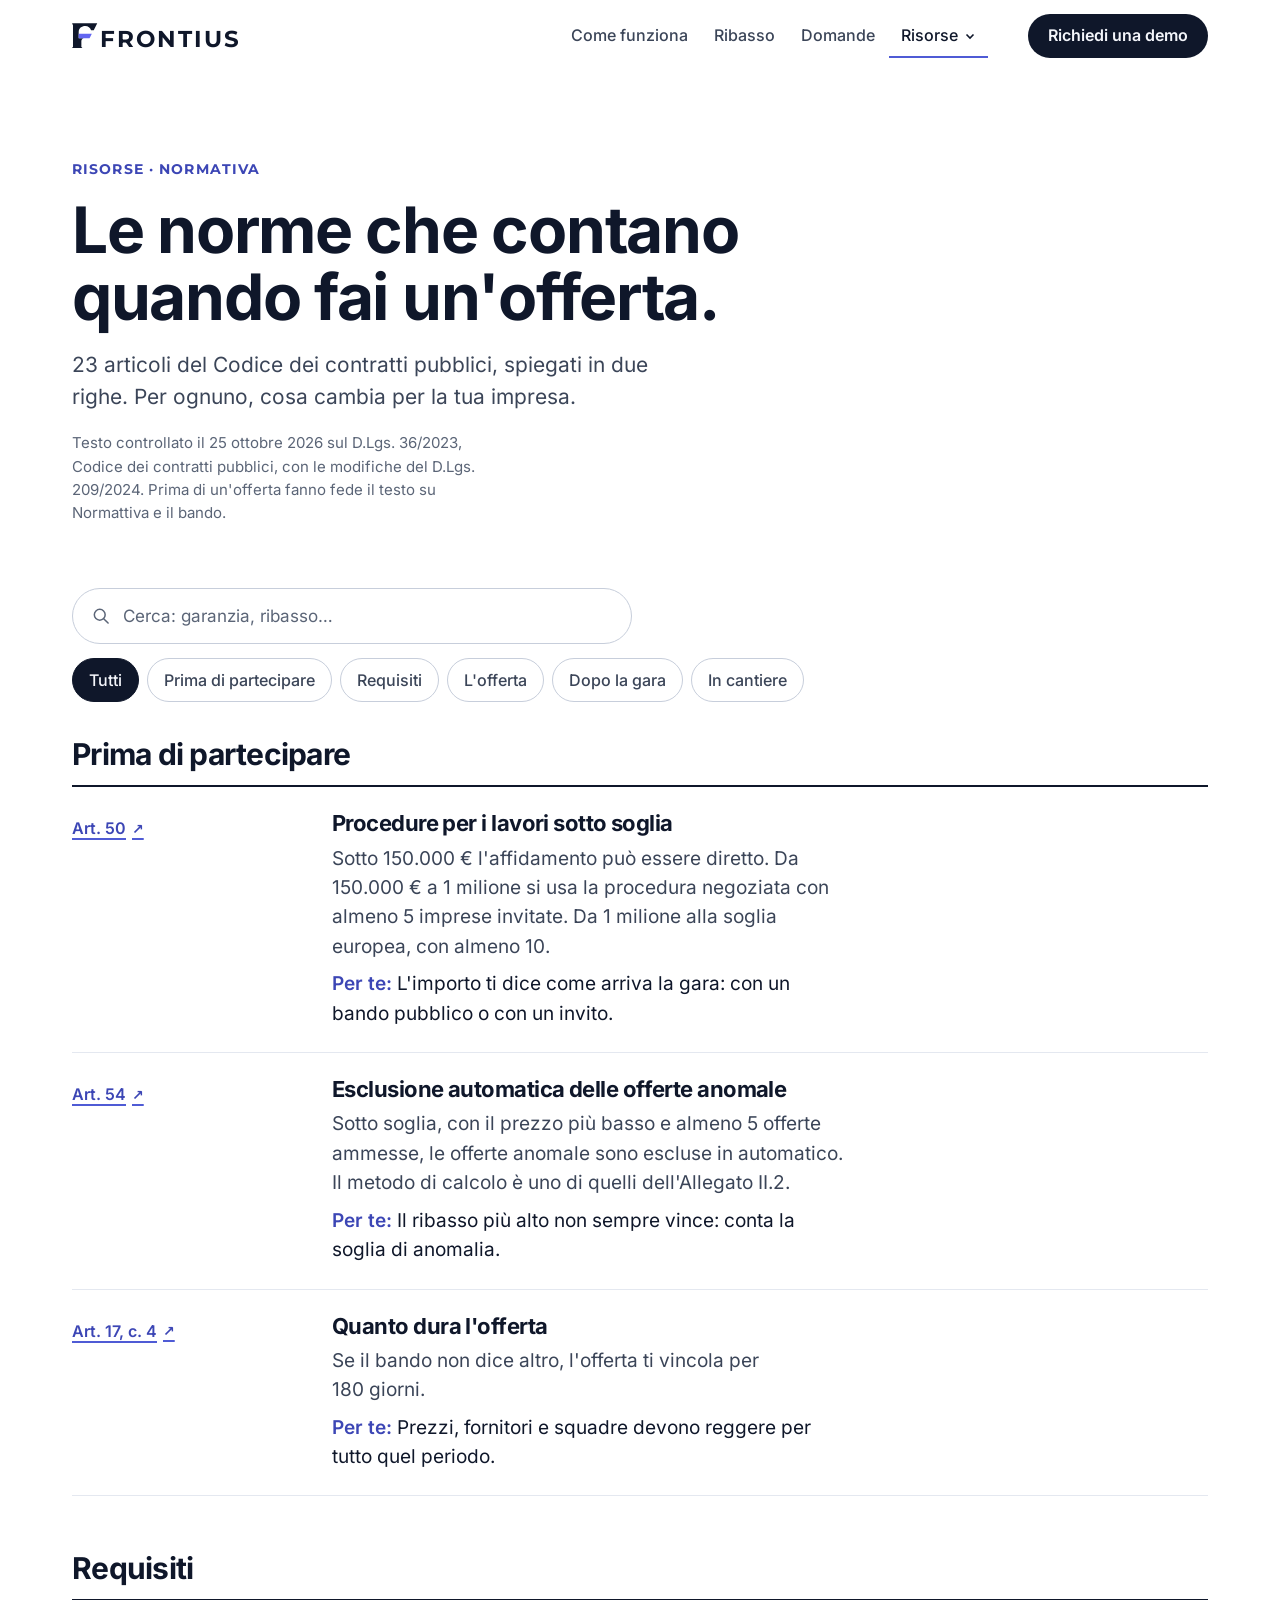
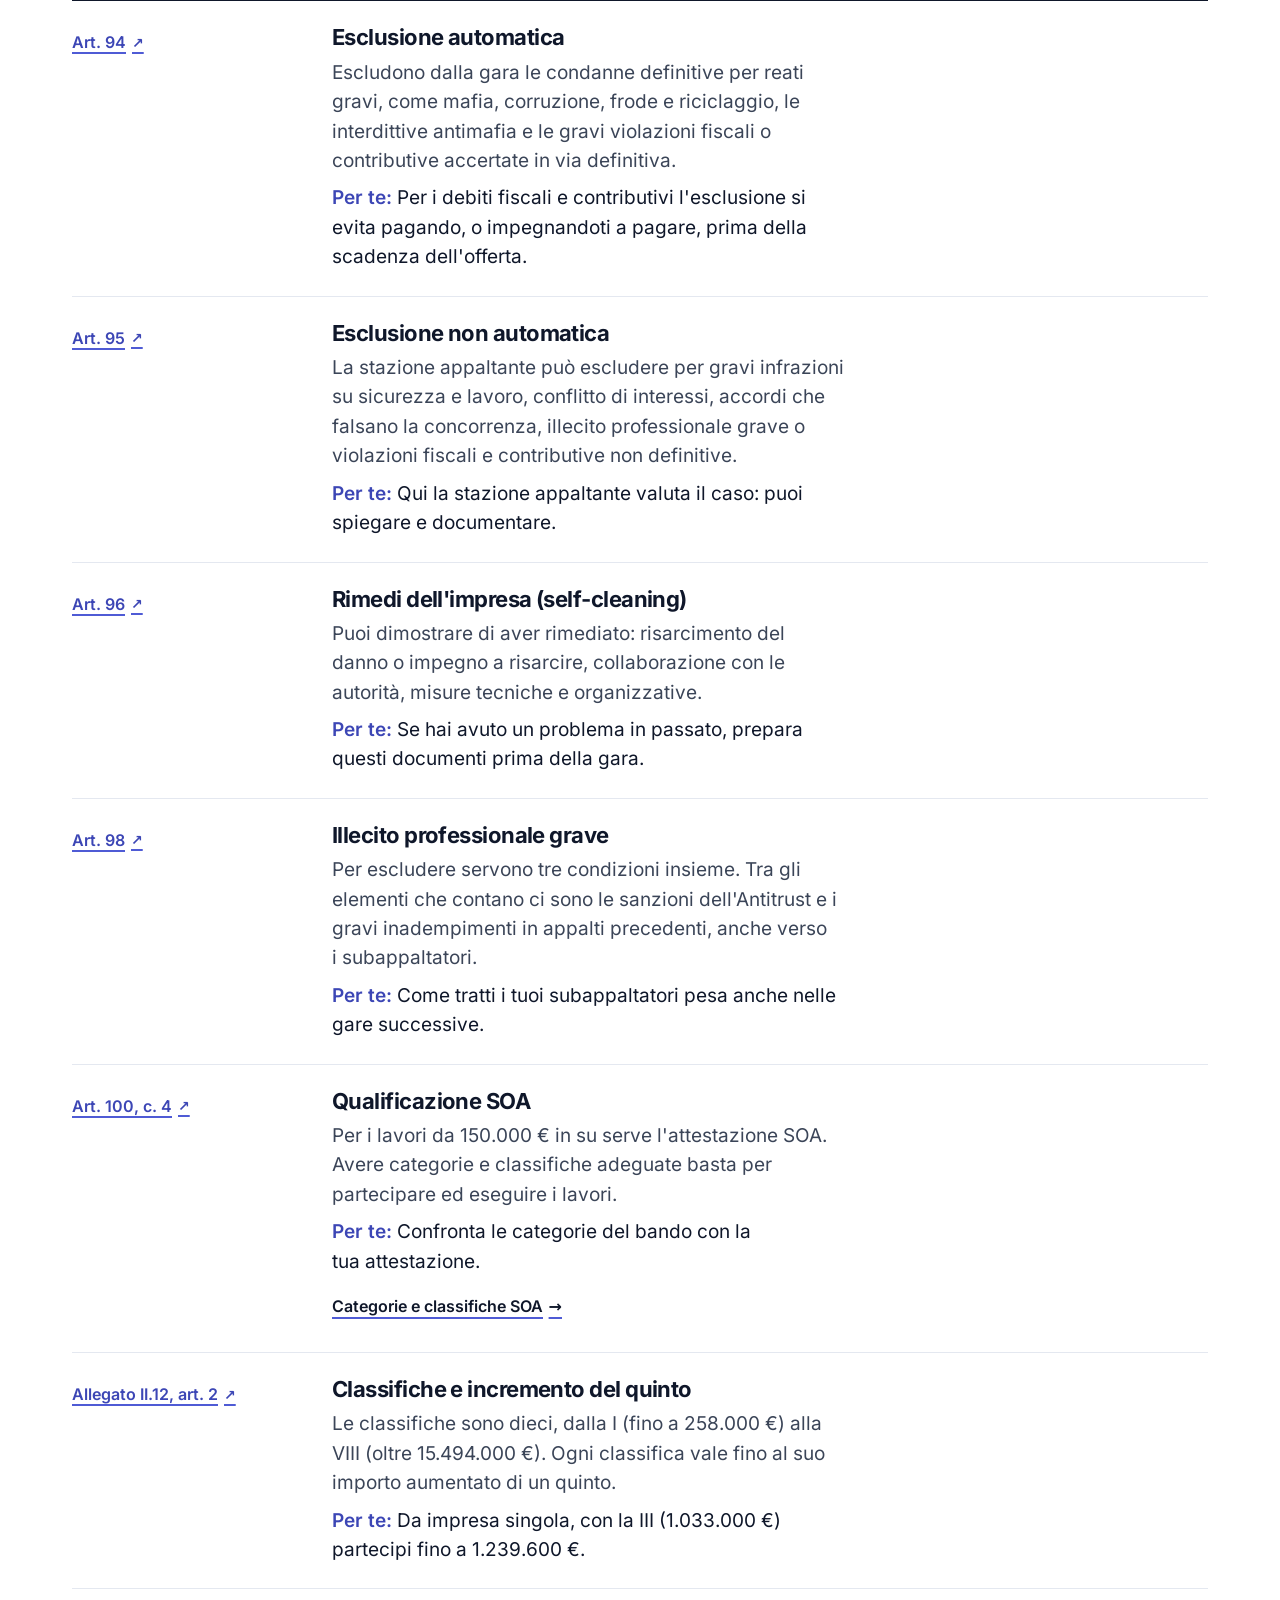
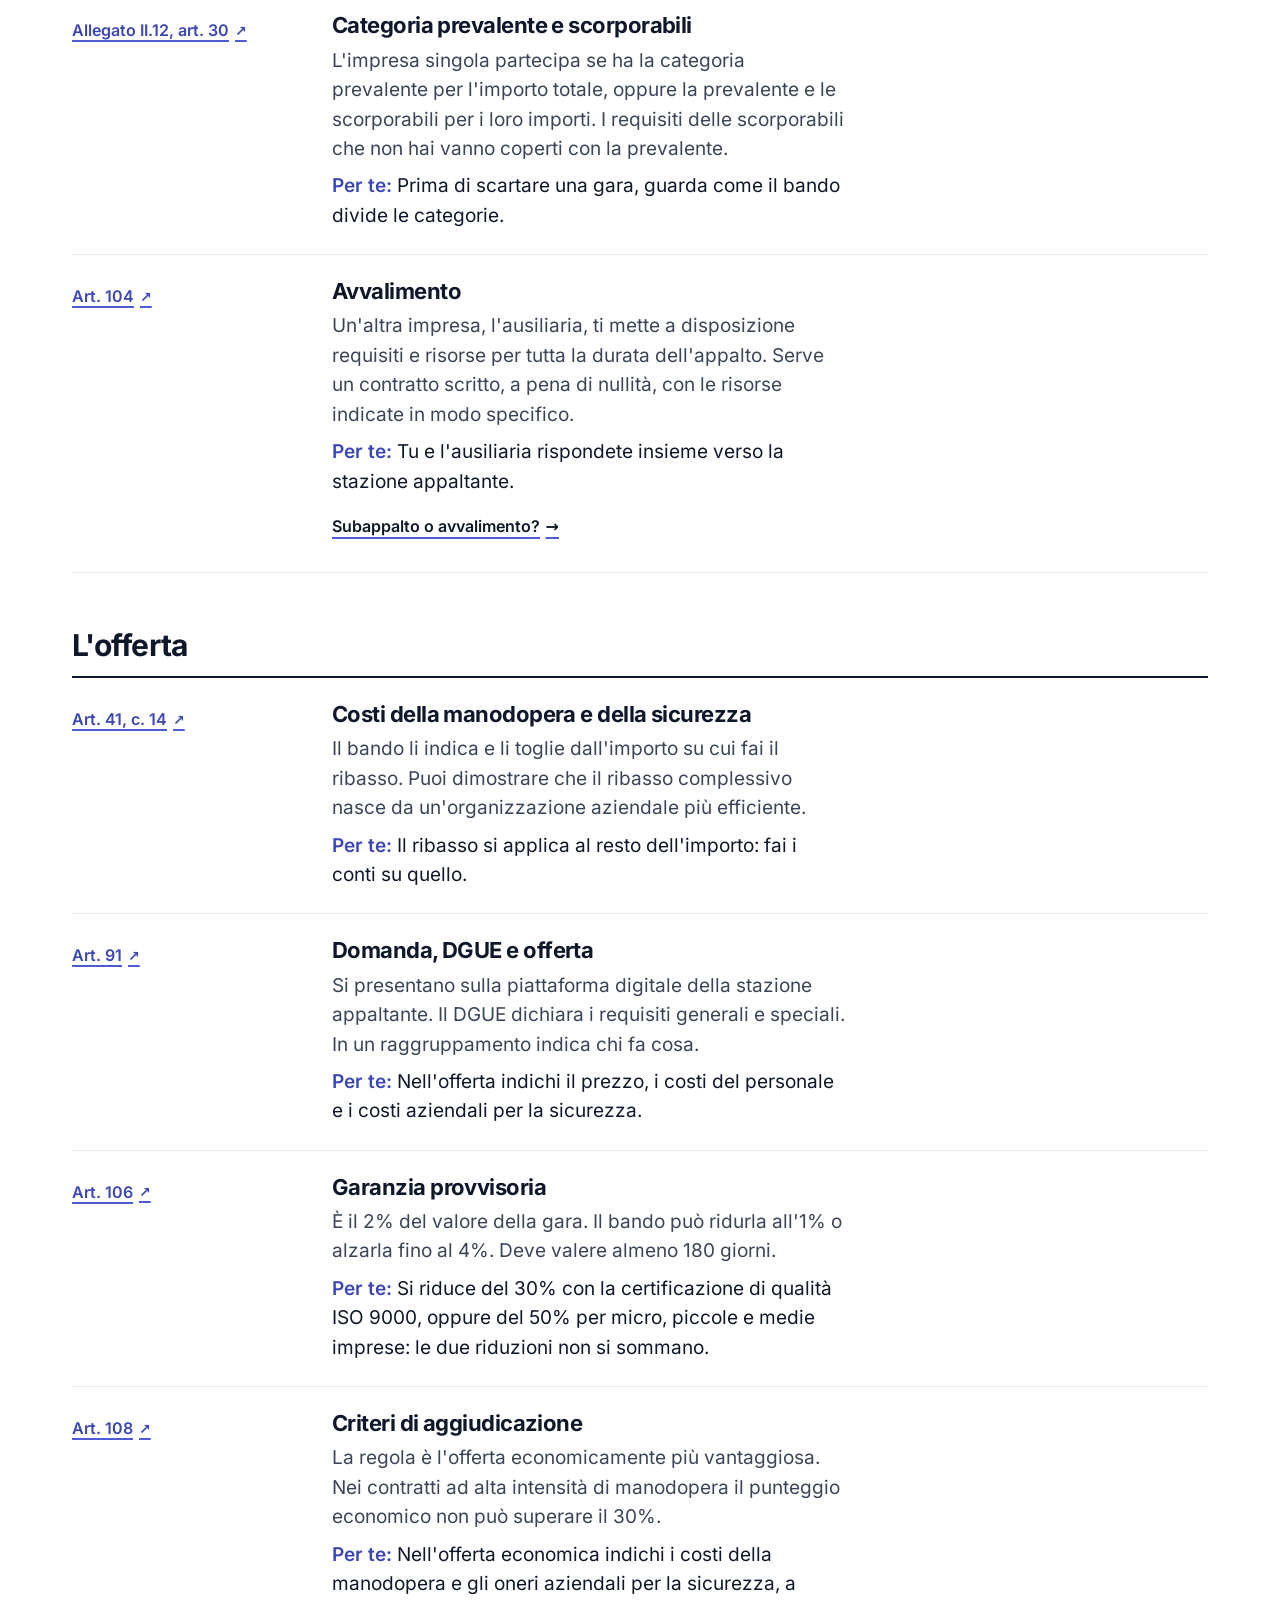
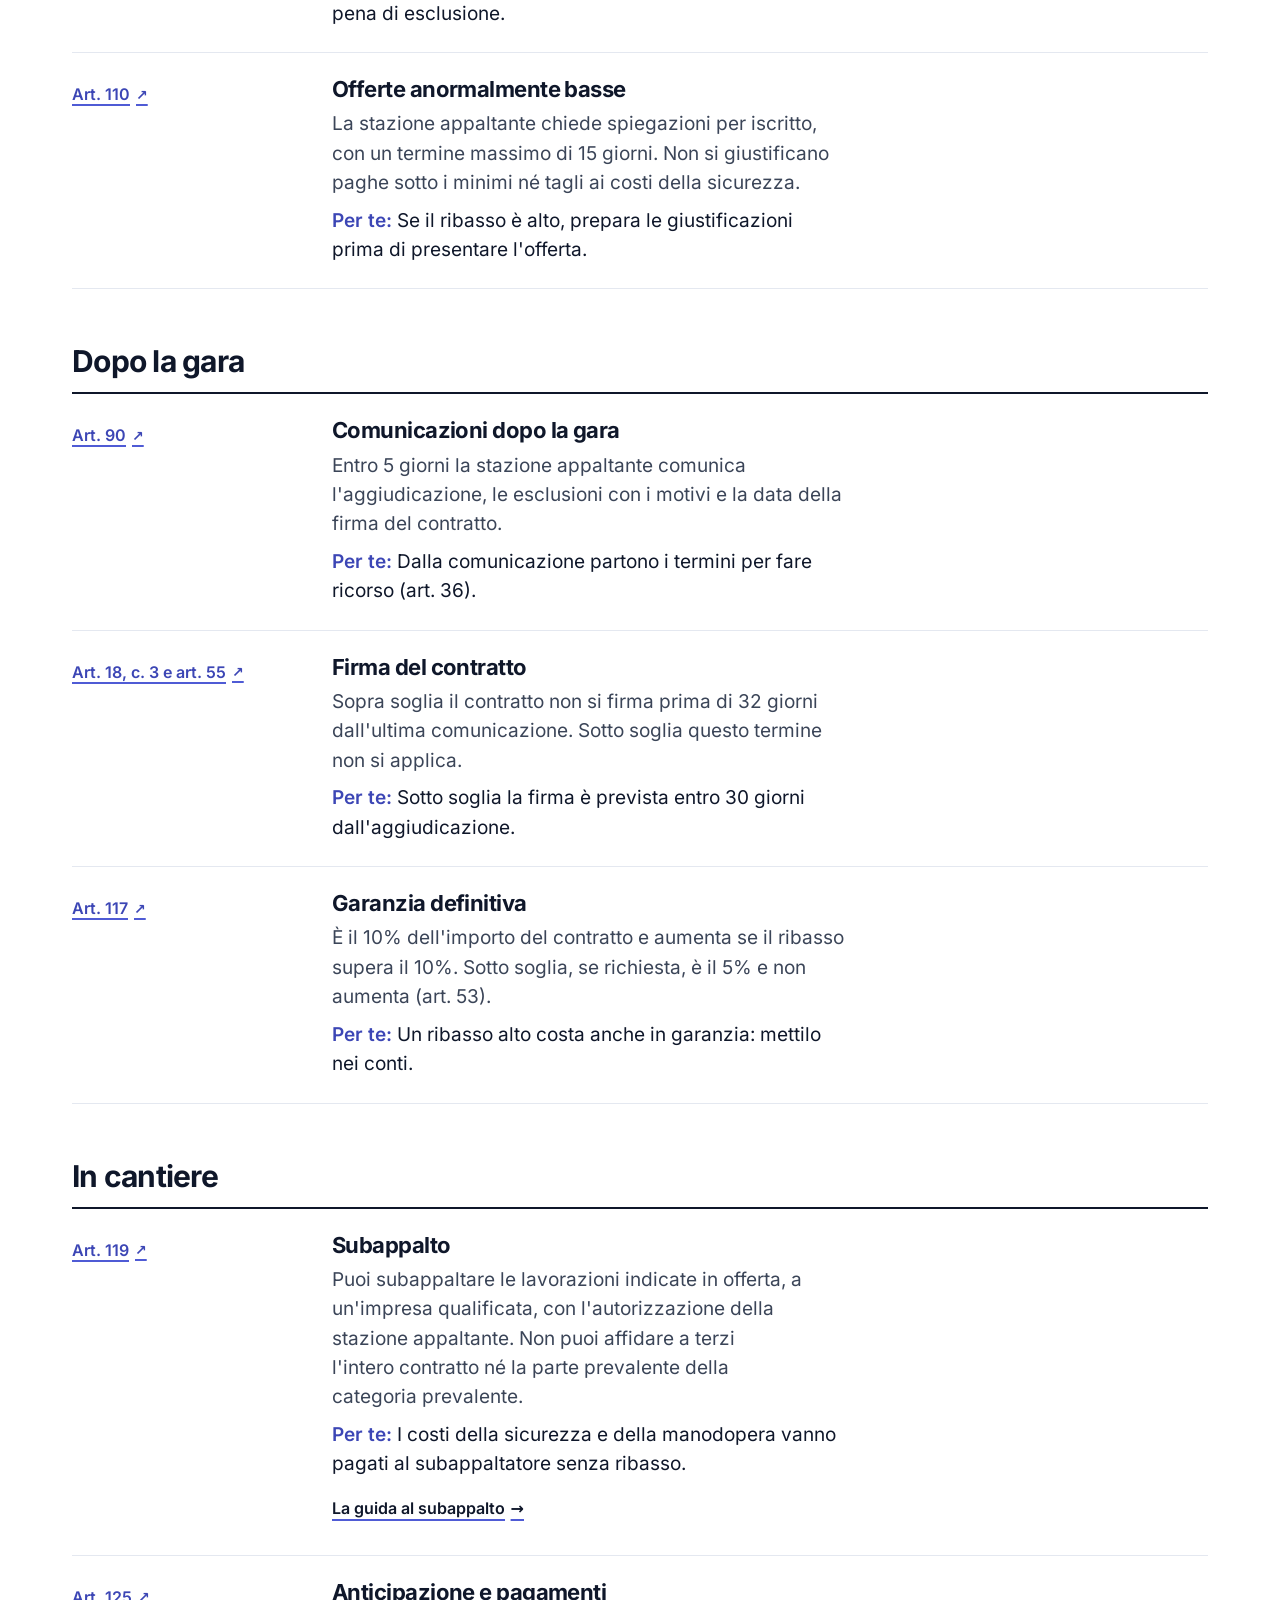
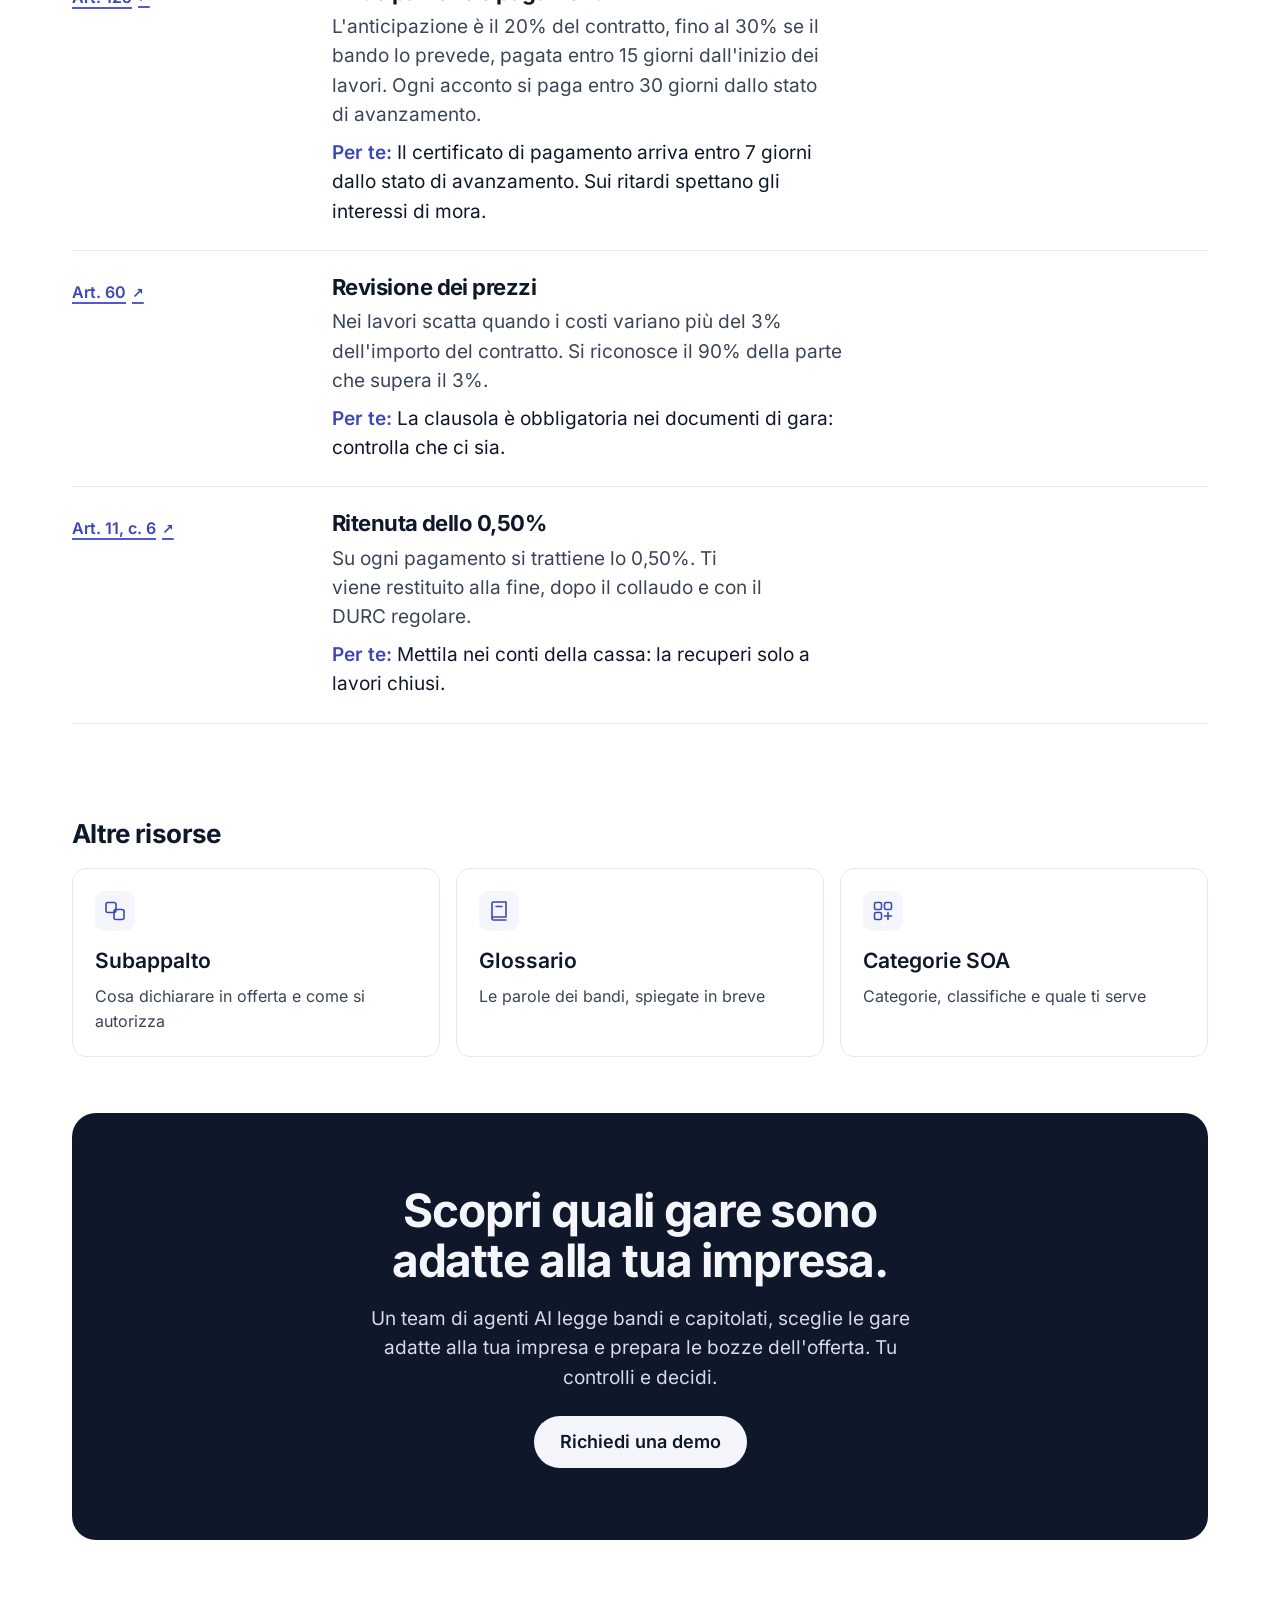
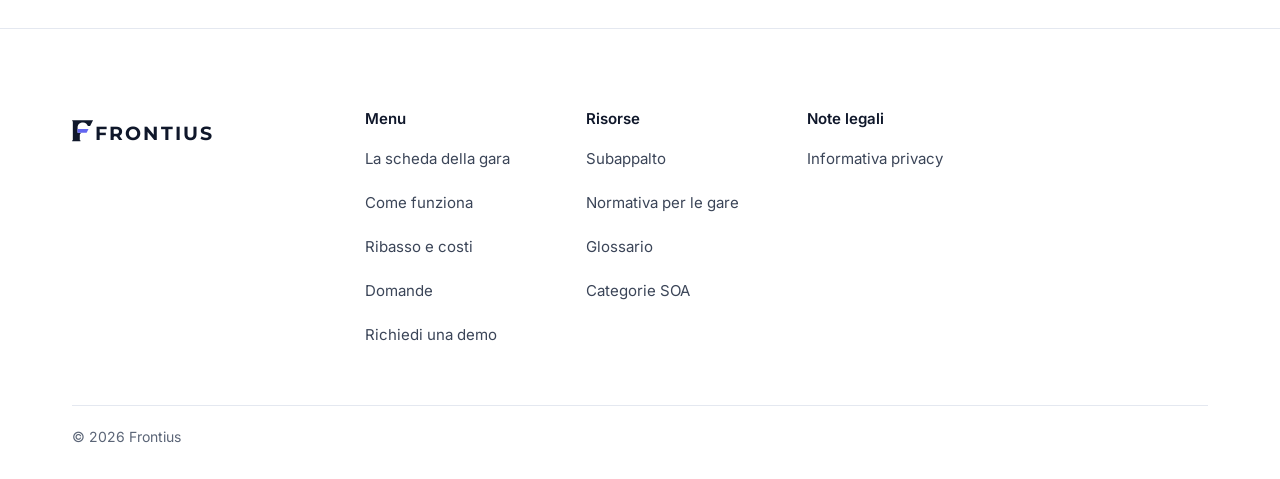
<file: normativa.html>
<!doctype html>
<html lang="it">
<head>
  <meta charset="utf-8">
  <meta name="viewport" content="width=device-width, initial-scale=1">
  <title>Normativa per le gare di lavori · Frontius</title>
  <meta name="description" content="Gli articoli del Codice dei contratti pubblici che contano quando fai un'offerta per lavori pubblici, spiegati in breve, con il collegamento al testo su Normattiva.">
    <meta name="robots" content="noindex, nofollow">
  
  <meta name="theme-color" content="#FFFFFF">
  <link rel="icon" type="image/svg+xml" href="favicon.svg">
  <script>
    // Prima del disegno: segnala che JavaScript c'è e se il movimento va ridotto.
    (function () {
      var d = document.documentElement;
      d.classList.add('js');
      var ridotto = /[?&]movimento=ridotto\b/.test(location.search) ||
        (window.matchMedia && matchMedia('(prefers-reduced-motion: reduce)').matches);
      if (ridotto) d.classList.add('movimento-ridotto');
      // Se lo script della pagina non parte, mostra tutto nello stato finale.
      setTimeout(function () { if (!window.__frontius) d.classList.add('movimento-ridotto'); }, 4000);
    })();
  </script>

  <script type="module" crossorigin src="./assets/calcoli-CBQlTHow.js"></script>
  <script type="module" crossorigin src="./assets/risorse-DiARl-eu.js"></script>
  <link rel="stylesheet" crossorigin href="./assets/calcoli-6c4dFeu5.css">
  <link rel="stylesheet" crossorigin href="./assets/risorse-ChjlAvm8.css">
</head>
<body>
    <a class="salta" href="#contenuto">Vai al contenuto</a>

  <header class="testata">
    <div class="testata__interno">
      <a class="logo" href="index.html" aria-label="Frontius, vai alla Home">
        <svg viewBox="0 0 1765 270" xmlns="http://www.w3.org/2000/svg" role="img" aria-label="Frontius">
          <path fill="#0F172A" d="M2 3H265L228 77H200C192 52 168 32 140 32C100 32 70 56 70 96V160H125C110 160 98 174 98 192V254H106V267H2V254H10V16H2Z"/>
          <path fill="#6366F1" d="M70 113H208L184 160H70Z"/>
          <text x="295" y="250" textLength="1465" lengthAdjust="spacing" fill="#0F172A" font-family="Montserrat" font-weight="700" font-size="245">FRONTIUS</text>
        </svg>

      </a>
      <nav class="menu" aria-label="Menu principale">
        <ul class="menu__lista">
          <li><a class="menu__voce" href="index.html#come-funziona">Come funziona</a></li>
          <li><a class="menu__voce" href="index.html#ribasso">Ribasso</a></li>
          <li><a class="menu__voce" href="index.html#domande">Domande</a></li>
          <li>
            <details class="menu__gruppo">
              <summary class="menu__voce menu__voce--attiva">Risorse<svg class="menu__freccia" viewBox="0 0 12 12" aria-hidden="true"><path d="M2.5 4.5 6 8l3.5-3.5"/></svg></summary>
              <div class="menu__tendina">
                <p class="menu__titolo">Risorse per le gare</p>
                <ul class="menu__voci">
                  <li><a href="subappalto.html" data-voce="subappalto">
                    <svg class="menu__icona" viewBox="0 0 24 24" aria-hidden="true"><rect x="3" y="3.5" width="10" height="10" rx="2"/><rect x="11" y="10.5" width="10" height="10" rx="2"/></svg>
                    <span><b>Subappalto</b><small>Cosa dichiarare in offerta e come si autorizza</small></span>
                  </a></li>
                  <li><a href="normativa.html" data-voce="normativa" aria-current="page">
                    <svg class="menu__icona" viewBox="0 0 24 24" aria-hidden="true"><path d="M6 3h8.5L19 7.5V21H6z"/><path d="M14 3v5h5M9 12.5h7M9 16.5h7"/></svg>
                    <span><b>Normativa per le gare</b><small>Gli articoli del Codice che contano quando fai un'offerta</small></span>
                  </a></li>
                  <li><a href="glossario.html" data-voce="glossario">
                    <svg class="menu__icona" viewBox="0 0 24 24" aria-hidden="true"><path d="M5 4.5A1.5 1.5 0 0 1 6.5 3H19v15H6.5A1.5 1.5 0 0 0 5 19.5z"/><path d="M5 19.5A1.5 1.5 0 0 0 6.5 21H19M9 7.5h6"/></svg>
                    <span><b>Glossario</b><small>Le parole dei bandi, spiegate in breve</small></span>
                  </a></li>
                  <li><a href="categorie-soa.html" data-voce="categorie-soa">
                    <svg class="menu__icona" viewBox="0 0 24 24" aria-hidden="true"><rect x="3.5" y="3.5" width="7" height="7" rx="1.5"/><rect x="13.5" y="3.5" width="7" height="7" rx="1.5"/><rect x="3.5" y="13.5" width="7" height="7" rx="1.5"/><path d="M17 13.5v7M13.5 17h7"/></svg>
                    <span><b>Categorie SOA</b><small>Categorie, classifiche e quale ti serve</small></span>
                  </a></li>
                </ul>
              </div>
            </details>
          </li>
        </ul>
      </nav>
      <a class="pulsante pulsante--piccolo testata__cta" href="index.html#demo">Richiedi una demo</a>

      <details class="menu-mobile">
        <summary class="menu-mobile__apri"><span class="menu-mobile__icona" aria-hidden="true"><i></i><i></i></span>Menu</summary>
        <nav class="menu-mobile__pannello" aria-label="Menu principale">
          <a class="menu-mobile__voce" href="index.html#come-funziona">Come funziona</a>
          <a class="menu-mobile__voce" href="index.html#ribasso">Ribasso</a>
          <a class="menu-mobile__voce" href="index.html#domande">Domande</a>
          <details class="menu-mobile__gruppo" open>
            <summary>Risorse</summary>
            <ul>
              <li><a href="subappalto.html" data-voce="subappalto"><b>Subappalto</b><small>Cosa dichiarare in offerta e come si autorizza</small></a></li>
              <li><a href="normativa.html" data-voce="normativa" aria-current="page"><b>Normativa per le gare</b><small>Gli articoli del Codice che contano quando fai un'offerta</small></a></li>
              <li><a href="glossario.html" data-voce="glossario"><b>Glossario</b><small>Le parole dei bandi, spiegate in breve</small></a></li>
              <li><a href="categorie-soa.html" data-voce="categorie-soa"><b>Categorie SOA</b><small>Categorie, classifiche e quale ti serve</small></a></li>
            </ul>
          </details>
          <a class="pulsante pulsante--pieno" href="index.html#demo">Richiedi una demo</a>
        </nav>
      </details>
    </div>
  </header>


  <main id="contenuto" class="risorsa">

    <header class="risorsa__testa">
      <div class="contenitore">
        <p class="occhiello rivela">Risorse · Normativa</p>
        <h1 class="rivela">Le norme che contano quando fai un'offerta.</h1>
        <p class="risorsa__sotto rivela">23 articoli del Codice dei contratti pubblici, spiegati in due righe. Per ognuno, cosa cambia per la tua impresa.</p>
        <p class="risorsa__fonte rivela">Testo controllato il 25 ottobre 2026 sul D.Lgs. 36/2023, Codice dei contratti pubblici, con le modifiche del D.Lgs. 209/2024. Prima di un'offerta fanno fede il testo su Normattiva e il bando.</p>
      </div>
    </header>

    <section class="risorsa__blocco risorsa__blocco--elenco" aria-label="Articoli">
      <div class="contenitore" data-filtro-area>
      <div class="filtro" data-filtro-barra>
        <label class="filtro__cerca">
          <span class="sr">Cerca negli articoli</span>
          <svg viewBox="0 0 24 24" aria-hidden="true"><circle cx="10.5" cy="10.5" r="6.5"/><path d="m15.5 15.5 5 5"/></svg>
          <input type="search" data-cerca placeholder="Cerca: garanzia, ribasso…" autocomplete="off">
        </label>
        <div class="filtro__scelte" role="group" aria-label="Filtra per fase">
          <button type="button" class="filtro__scelta" data-filtro="" aria-pressed="true">Tutti</button>
          <button type="button" class="filtro__scelta" data-filtro="partecipare" aria-pressed="false">Prima di partecipare</button>
          <button type="button" class="filtro__scelta" data-filtro="requisiti" aria-pressed="false">Requisiti</button>
          <button type="button" class="filtro__scelta" data-filtro="offerta" aria-pressed="false">L'offerta</button>
          <button type="button" class="filtro__scelta" data-filtro="dopo" aria-pressed="false">Dopo la gara</button>
          <button type="button" class="filtro__scelta" data-filtro="cantiere" aria-pressed="false">In cantiere</button>
        </div>
        <p class="filtro__conteggio" data-conteggio aria-live="polite"></p>
      </div>
      <div class="norme">
      <section class="norme__gruppo" data-gruppo-filtro aria-labelledby="fase-partecipare">
        <h2 class="norme__fase" id="fase-partecipare">Prima di partecipare</h2>
        <ul class="norme__lista">
          <li class="norma" data-elemento data-fase="partecipare">
            <div class="norma__rif">
              <a href="https://www.normattiva.it/uri-res/N2Ls?urn:nir:stato:decreto.legislativo:2023-03-31;36~art50" target="_blank" rel="noopener">Art. 50<span class="sr"> su Normattiva (si apre in una nuova scheda)</span></a>
            </div>
            <div class="norma__testo">
              <h3>Procedure per i lavori sotto soglia</h3>
              <p>Sotto 150.000 € l'affidamento può essere diretto. Da 150.000 € a 1 milione si usa la procedura negoziata con almeno 5 imprese invitate. Da 1 milione alla soglia europea, con almeno 10.</p>
              <p class="norma__conta"><b>Per te:</b> L'importo ti dice come arriva la gara: con un bando pubblico o con un invito.</p>
              
            </div>
          </li>
          <li class="norma" data-elemento data-fase="partecipare">
            <div class="norma__rif">
              <a href="https://www.normattiva.it/uri-res/N2Ls?urn:nir:stato:decreto.legislativo:2023-03-31;36~art54" target="_blank" rel="noopener">Art. 54<span class="sr"> su Normattiva (si apre in una nuova scheda)</span></a>
            </div>
            <div class="norma__testo">
              <h3>Esclusione automatica delle offerte anomale</h3>
              <p>Sotto soglia, con il prezzo più basso e almeno 5 offerte ammesse, le offerte anomale sono escluse in automatico. Il metodo di calcolo è uno di quelli dell'Allegato II.2.</p>
              <p class="norma__conta"><b>Per te:</b> Il ribasso più alto non sempre vince: conta la soglia di anomalia.</p>
              
            </div>
          </li>
          <li class="norma" data-elemento data-fase="partecipare">
            <div class="norma__rif">
              <a href="https://www.normattiva.it/uri-res/N2Ls?urn:nir:stato:decreto.legislativo:2023-03-31;36~art17" target="_blank" rel="noopener">Art. 17, c. 4<span class="sr"> su Normattiva (si apre in una nuova scheda)</span></a>
            </div>
            <div class="norma__testo">
              <h3>Quanto dura l'offerta</h3>
              <p>Se il bando non dice altro, l'offerta ti vincola per 180 giorni.</p>
              <p class="norma__conta"><b>Per te:</b> Prezzi, fornitori e squadre devono reggere per tutto quel periodo.</p>
              
            </div>
          </li>
        </ul>
      </section>
      <section class="norme__gruppo" data-gruppo-filtro aria-labelledby="fase-requisiti">
        <h2 class="norme__fase" id="fase-requisiti">Requisiti</h2>
        <ul class="norme__lista">
          <li class="norma" data-elemento data-fase="requisiti">
            <div class="norma__rif">
              <a href="https://www.normattiva.it/uri-res/N2Ls?urn:nir:stato:decreto.legislativo:2023-03-31;36~art94" target="_blank" rel="noopener">Art. 94<span class="sr"> su Normattiva (si apre in una nuova scheda)</span></a>
            </div>
            <div class="norma__testo">
              <h3>Esclusione automatica</h3>
              <p>Escludono dalla gara le condanne definitive per reati gravi, come mafia, corruzione, frode e riciclaggio, le interdittive antimafia e le gravi violazioni fiscali o contributive accertate in via definitiva.</p>
              <p class="norma__conta"><b>Per te:</b> Per i debiti fiscali e contributivi l'esclusione si evita pagando, o impegnandoti a pagare, prima della scadenza dell'offerta.</p>
              
            </div>
          </li>
          <li class="norma" data-elemento data-fase="requisiti">
            <div class="norma__rif">
              <a href="https://www.normattiva.it/uri-res/N2Ls?urn:nir:stato:decreto.legislativo:2023-03-31;36~art95" target="_blank" rel="noopener">Art. 95<span class="sr"> su Normattiva (si apre in una nuova scheda)</span></a>
            </div>
            <div class="norma__testo">
              <h3>Esclusione non automatica</h3>
              <p>La stazione appaltante può escludere per gravi infrazioni su sicurezza e lavoro, conflitto di interessi, accordi che falsano la concorrenza, illecito professionale grave o violazioni fiscali e contributive non definitive.</p>
              <p class="norma__conta"><b>Per te:</b> Qui la stazione appaltante valuta il caso: puoi spiegare e documentare.</p>
              
            </div>
          </li>
          <li class="norma" data-elemento data-fase="requisiti">
            <div class="norma__rif">
              <a href="https://www.normattiva.it/uri-res/N2Ls?urn:nir:stato:decreto.legislativo:2023-03-31;36~art96" target="_blank" rel="noopener">Art. 96<span class="sr"> su Normattiva (si apre in una nuova scheda)</span></a>
            </div>
            <div class="norma__testo">
              <h3>Rimedi dell'impresa (self-cleaning)</h3>
              <p>Puoi dimostrare di aver rimediato: risarcimento del danno o impegno a risarcire, collaborazione con le autorità, misure tecniche e organizzative.</p>
              <p class="norma__conta"><b>Per te:</b> Se hai avuto un problema in passato, prepara questi documenti prima della gara.</p>
              
            </div>
          </li>
          <li class="norma" data-elemento data-fase="requisiti">
            <div class="norma__rif">
              <a href="https://www.normattiva.it/uri-res/N2Ls?urn:nir:stato:decreto.legislativo:2023-03-31;36~art98" target="_blank" rel="noopener">Art. 98<span class="sr"> su Normattiva (si apre in una nuova scheda)</span></a>
            </div>
            <div class="norma__testo">
              <h3>Illecito professionale grave</h3>
              <p>Per escludere servono tre condizioni insieme. Tra gli elementi che contano ci sono le sanzioni dell'Antitrust e i gravi inadempimenti in appalti precedenti, anche verso i subappaltatori.</p>
              <p class="norma__conta"><b>Per te:</b> Come tratti i tuoi subappaltatori pesa anche nelle gare successive.</p>
              
            </div>
          </li>
          <li class="norma" data-elemento data-fase="requisiti">
            <div class="norma__rif">
              <a href="https://www.normattiva.it/uri-res/N2Ls?urn:nir:stato:decreto.legislativo:2023-03-31;36~art100" target="_blank" rel="noopener">Art. 100, c. 4<span class="sr"> su Normattiva (si apre in una nuova scheda)</span></a>
            </div>
            <div class="norma__testo">
              <h3>Qualificazione SOA</h3>
              <p>Per i lavori da 150.000 € in su serve l'attestazione SOA. Avere categorie e classifiche adeguate basta per partecipare ed eseguire i lavori.</p>
              <p class="norma__conta"><b>Per te:</b> Confronta le categorie del bando con la tua attestazione.</p>
              <a class="collegamento norma__pagina" href="categorie-soa.html">Categorie e classifiche SOA</a>
            </div>
          </li>
          <li class="norma" data-elemento data-fase="requisiti">
            <div class="norma__rif">
              <a href="https://www.normattiva.it/uri-res/N2Ls?urn:nir:stato:decreto.legislativo:2023-03-31;36" target="_blank" rel="noopener">Allegato II.12, art. 2<span class="sr"> su Normattiva (si apre in una nuova scheda)</span></a>
            </div>
            <div class="norma__testo">
              <h3>Classifiche e incremento del quinto</h3>
              <p>Le classifiche sono dieci, dalla I (fino a 258.000 €) alla VIII (oltre 15.494.000 €). Ogni classifica vale fino al suo importo aumentato di un quinto.</p>
              <p class="norma__conta"><b>Per te:</b> Da impresa singola, con la III (1.033.000 €) partecipi fino a 1.239.600 €.</p>
              
            </div>
          </li>
          <li class="norma" data-elemento data-fase="requisiti">
            <div class="norma__rif">
              <a href="https://www.normattiva.it/uri-res/N2Ls?urn:nir:stato:decreto.legislativo:2023-03-31;36" target="_blank" rel="noopener">Allegato II.12, art. 30<span class="sr"> su Normattiva (si apre in una nuova scheda)</span></a>
            </div>
            <div class="norma__testo">
              <h3>Categoria prevalente e scorporabili</h3>
              <p>L'impresa singola partecipa se ha la categoria prevalente per l'importo totale, oppure la prevalente e le scorporabili per i loro importi. I requisiti delle scorporabili che non hai vanno coperti con la prevalente.</p>
              <p class="norma__conta"><b>Per te:</b> Prima di scartare una gara, guarda come il bando divide le categorie.</p>
              
            </div>
          </li>
          <li class="norma" data-elemento data-fase="requisiti">
            <div class="norma__rif">
              <a href="https://www.normattiva.it/uri-res/N2Ls?urn:nir:stato:decreto.legislativo:2023-03-31;36~art104" target="_blank" rel="noopener">Art. 104<span class="sr"> su Normattiva (si apre in una nuova scheda)</span></a>
            </div>
            <div class="norma__testo">
              <h3>Avvalimento</h3>
              <p>Un'altra impresa, l'ausiliaria, ti mette a disposizione requisiti e risorse per tutta la durata dell'appalto. Serve un contratto scritto, a pena di nullità, con le risorse indicate in modo specifico.</p>
              <p class="norma__conta"><b>Per te:</b> Tu e l'ausiliaria rispondete insieme verso la stazione appaltante.</p>
              <a class="collegamento norma__pagina" href="subappalto.html#strade">Subappalto o avvalimento?</a>
            </div>
          </li>
        </ul>
      </section>
      <section class="norme__gruppo" data-gruppo-filtro aria-labelledby="fase-offerta">
        <h2 class="norme__fase" id="fase-offerta">L'offerta</h2>
        <ul class="norme__lista">
          <li class="norma" data-elemento data-fase="offerta">
            <div class="norma__rif">
              <a href="https://www.normattiva.it/uri-res/N2Ls?urn:nir:stato:decreto.legislativo:2023-03-31;36~art41" target="_blank" rel="noopener">Art. 41, c. 14<span class="sr"> su Normattiva (si apre in una nuova scheda)</span></a>
            </div>
            <div class="norma__testo">
              <h3>Costi della manodopera e della sicurezza</h3>
              <p>Il bando li indica e li toglie dall'importo su cui fai il ribasso. Puoi dimostrare che il ribasso complessivo nasce da un'organizzazione aziendale più efficiente.</p>
              <p class="norma__conta"><b>Per te:</b> Il ribasso si applica al resto dell'importo: fai i conti su quello.</p>
              
            </div>
          </li>
          <li class="norma" data-elemento data-fase="offerta">
            <div class="norma__rif">
              <a href="https://www.normattiva.it/uri-res/N2Ls?urn:nir:stato:decreto.legislativo:2023-03-31;36~art91" target="_blank" rel="noopener">Art. 91<span class="sr"> su Normattiva (si apre in una nuova scheda)</span></a>
            </div>
            <div class="norma__testo">
              <h3>Domanda, DGUE e offerta</h3>
              <p>Si presentano sulla piattaforma digitale della stazione appaltante. Il DGUE dichiara i requisiti generali e speciali. In un raggruppamento indica chi fa cosa.</p>
              <p class="norma__conta"><b>Per te:</b> Nell'offerta indichi il prezzo, i costi del personale e i costi aziendali per la sicurezza.</p>
              
            </div>
          </li>
          <li class="norma" data-elemento data-fase="offerta">
            <div class="norma__rif">
              <a href="https://www.normattiva.it/uri-res/N2Ls?urn:nir:stato:decreto.legislativo:2023-03-31;36~art106" target="_blank" rel="noopener">Art. 106<span class="sr"> su Normattiva (si apre in una nuova scheda)</span></a>
            </div>
            <div class="norma__testo">
              <h3>Garanzia provvisoria</h3>
              <p>È il 2% del valore della gara. Il bando può ridurla all'1% o alzarla fino al 4%. Deve valere almeno 180 giorni.</p>
              <p class="norma__conta"><b>Per te:</b> Si riduce del 30% con la certificazione di qualità ISO 9000, oppure del 50% per micro, piccole e medie imprese: le due riduzioni non si sommano.</p>
              
            </div>
          </li>
          <li class="norma" data-elemento data-fase="offerta">
            <div class="norma__rif">
              <a href="https://www.normattiva.it/uri-res/N2Ls?urn:nir:stato:decreto.legislativo:2023-03-31;36~art108" target="_blank" rel="noopener">Art. 108<span class="sr"> su Normattiva (si apre in una nuova scheda)</span></a>
            </div>
            <div class="norma__testo">
              <h3>Criteri di aggiudicazione</h3>
              <p>La regola è l'offerta economicamente più vantaggiosa. Nei contratti ad alta intensità di manodopera il punteggio economico non può superare il 30%.</p>
              <p class="norma__conta"><b>Per te:</b> Nell'offerta economica indichi i costi della manodopera e gli oneri aziendali per la sicurezza, a pena di esclusione.</p>
              
            </div>
          </li>
          <li class="norma" data-elemento data-fase="offerta">
            <div class="norma__rif">
              <a href="https://www.normattiva.it/uri-res/N2Ls?urn:nir:stato:decreto.legislativo:2023-03-31;36~art110" target="_blank" rel="noopener">Art. 110<span class="sr"> su Normattiva (si apre in una nuova scheda)</span></a>
            </div>
            <div class="norma__testo">
              <h3>Offerte anormalmente basse</h3>
              <p>La stazione appaltante chiede spiegazioni per iscritto, con un termine massimo di 15 giorni. Non si giustificano paghe sotto i minimi né tagli ai costi della sicurezza.</p>
              <p class="norma__conta"><b>Per te:</b> Se il ribasso è alto, prepara le giustificazioni prima di presentare l'offerta.</p>
              
            </div>
          </li>
        </ul>
      </section>
      <section class="norme__gruppo" data-gruppo-filtro aria-labelledby="fase-dopo">
        <h2 class="norme__fase" id="fase-dopo">Dopo la gara</h2>
        <ul class="norme__lista">
          <li class="norma" data-elemento data-fase="dopo">
            <div class="norma__rif">
              <a href="https://www.normattiva.it/uri-res/N2Ls?urn:nir:stato:decreto.legislativo:2023-03-31;36~art90" target="_blank" rel="noopener">Art. 90<span class="sr"> su Normattiva (si apre in una nuova scheda)</span></a>
            </div>
            <div class="norma__testo">
              <h3>Comunicazioni dopo la gara</h3>
              <p>Entro 5 giorni la stazione appaltante comunica l'aggiudicazione, le esclusioni con i motivi e la data della firma del contratto.</p>
              <p class="norma__conta"><b>Per te:</b> Dalla comunicazione partono i termini per fare ricorso (art. 36).</p>
              
            </div>
          </li>
          <li class="norma" data-elemento data-fase="dopo">
            <div class="norma__rif">
              <a href="https://www.normattiva.it/uri-res/N2Ls?urn:nir:stato:decreto.legislativo:2023-03-31;36~art18" target="_blank" rel="noopener">Art. 18, c. 3 e art. 55<span class="sr"> su Normattiva (si apre in una nuova scheda)</span></a>
            </div>
            <div class="norma__testo">
              <h3>Firma del contratto</h3>
              <p>Sopra soglia il contratto non si firma prima di 32 giorni dall'ultima comunicazione. Sotto soglia questo termine non si applica.</p>
              <p class="norma__conta"><b>Per te:</b> Sotto soglia la firma è prevista entro 30 giorni dall'aggiudicazione.</p>
              
            </div>
          </li>
          <li class="norma" data-elemento data-fase="dopo">
            <div class="norma__rif">
              <a href="https://www.normattiva.it/uri-res/N2Ls?urn:nir:stato:decreto.legislativo:2023-03-31;36~art117" target="_blank" rel="noopener">Art. 117<span class="sr"> su Normattiva (si apre in una nuova scheda)</span></a>
            </div>
            <div class="norma__testo">
              <h3>Garanzia definitiva</h3>
              <p>È il 10% dell'importo del contratto e aumenta se il ribasso supera il 10%. Sotto soglia, se richiesta, è il 5% e non aumenta (art. 53).</p>
              <p class="norma__conta"><b>Per te:</b> Un ribasso alto costa anche in garanzia: mettilo nei conti.</p>
              
            </div>
          </li>
        </ul>
      </section>
      <section class="norme__gruppo" data-gruppo-filtro aria-labelledby="fase-cantiere">
        <h2 class="norme__fase" id="fase-cantiere">In cantiere</h2>
        <ul class="norme__lista">
          <li class="norma" data-elemento data-fase="cantiere">
            <div class="norma__rif">
              <a href="https://www.normattiva.it/uri-res/N2Ls?urn:nir:stato:decreto.legislativo:2023-03-31;36~art119" target="_blank" rel="noopener">Art. 119<span class="sr"> su Normattiva (si apre in una nuova scheda)</span></a>
            </div>
            <div class="norma__testo">
              <h3>Subappalto</h3>
              <p>Puoi subappaltare le lavorazioni indicate in offerta, a un'impresa qualificata, con l'autorizzazione della stazione appaltante. Non puoi affidare a terzi l'intero contratto né la parte prevalente della categoria prevalente.</p>
              <p class="norma__conta"><b>Per te:</b> I costi della sicurezza e della manodopera vanno pagati al subappaltatore senza ribasso.</p>
              <a class="collegamento norma__pagina" href="subappalto.html">La guida al subappalto</a>
            </div>
          </li>
          <li class="norma" data-elemento data-fase="cantiere">
            <div class="norma__rif">
              <a href="https://www.normattiva.it/uri-res/N2Ls?urn:nir:stato:decreto.legislativo:2023-03-31;36~art125" target="_blank" rel="noopener">Art. 125<span class="sr"> su Normattiva (si apre in una nuova scheda)</span></a>
            </div>
            <div class="norma__testo">
              <h3>Anticipazione e pagamenti</h3>
              <p>L'anticipazione è il 20% del contratto, fino al 30% se il bando lo prevede, pagata entro 15 giorni dall'inizio dei lavori. Ogni acconto si paga entro 30 giorni dallo stato di avanzamento.</p>
              <p class="norma__conta"><b>Per te:</b> Il certificato di pagamento arriva entro 7 giorni dallo stato di avanzamento. Sui ritardi spettano gli interessi di mora.</p>
              
            </div>
          </li>
          <li class="norma" data-elemento data-fase="cantiere">
            <div class="norma__rif">
              <a href="https://www.normattiva.it/uri-res/N2Ls?urn:nir:stato:decreto.legislativo:2023-03-31;36~art60" target="_blank" rel="noopener">Art. 60<span class="sr"> su Normattiva (si apre in una nuova scheda)</span></a>
            </div>
            <div class="norma__testo">
              <h3>Revisione dei prezzi</h3>
              <p>Nei lavori scatta quando i costi variano più del 3% dell'importo del contratto. Si riconosce il 90% della parte che supera il 3%.</p>
              <p class="norma__conta"><b>Per te:</b> La clausola è obbligatoria nei documenti di gara: controlla che ci sia.</p>
              
            </div>
          </li>
          <li class="norma" data-elemento data-fase="cantiere">
            <div class="norma__rif">
              <a href="https://www.normattiva.it/uri-res/N2Ls?urn:nir:stato:decreto.legislativo:2023-03-31;36~art11" target="_blank" rel="noopener">Art. 11, c. 6<span class="sr"> su Normattiva (si apre in una nuova scheda)</span></a>
            </div>
            <div class="norma__testo">
              <h3>Ritenuta dello 0,50%</h3>
              <p>Su ogni pagamento si trattiene lo 0,50%. Ti viene restituito alla fine, dopo il collaudo e con il DURC regolare.</p>
              <p class="norma__conta"><b>Per te:</b> Mettila nei conti della cassa: la recuperi solo a lavori chiusi.</p>
              
            </div>
          </li>
        </ul>
      </section>
      </div>
      <p class="filtro__vuoto" data-vuoto hidden>Nessun articolo trovato. Prova con un'altra parola.</p>
      </div>
    </section>

    <section class="altre" aria-labelledby="altre-titolo">
      <div class="contenitore">
        <h2 class="altre__titolo" id="altre-titolo">Altre risorse</h2>
        <ul class="altre__lista">
          <li><a class="altre__voce" href="subappalto.html">
            <svg class="altre__icona" viewBox="0 0 24 24" aria-hidden="true"><rect x="3" y="3.5" width="10" height="10" rx="2"/><rect x="11" y="10.5" width="10" height="10" rx="2"/></svg>
            <b>Subappalto</b>
            <span>Cosa dichiarare in offerta e come si autorizza</span>
          </a></li>
          <li><a class="altre__voce" href="glossario.html">
            <svg class="altre__icona" viewBox="0 0 24 24" aria-hidden="true"><path d="M5 4.5A1.5 1.5 0 0 1 6.5 3H19v15H6.5A1.5 1.5 0 0 0 5 19.5z"/><path d="M5 19.5A1.5 1.5 0 0 0 6.5 21H19M9 7.5h6"/></svg>
            <b>Glossario</b>
            <span>Le parole dei bandi, spiegate in breve</span>
          </a></li>
          <li><a class="altre__voce" href="categorie-soa.html">
            <svg class="altre__icona" viewBox="0 0 24 24" aria-hidden="true"><rect x="3.5" y="3.5" width="7" height="7" rx="1.5"/><rect x="13.5" y="3.5" width="7" height="7" rx="1.5"/><rect x="3.5" y="13.5" width="7" height="7" rx="1.5"/><path d="M17 13.5v7M13.5 17h7"/></svg>
            <b>Categorie SOA</b>
            <span>Categorie, classifiche e quale ti serve</span>
          </a></li>
        </ul>
      </div>
    </section>
        <section class="invito" aria-labelledby="invito-titolo">
      <div class="contenitore">
        <div class="invito__riquadro rivela">
          <h2 id="invito-titolo">Scopri quali gare sono adatte alla tua impresa.</h2>
          <p>Un team di agenti AI legge bandi e capitolati, sceglie le gare adatte alla tua impresa e prepara le bozze dell'offerta. Tu controlli e decidi.</p>
          <a class="pulsante invito__pulsante" href="index.html#demo">Richiedi una demo</a>
        </div>
      </div>
    </section>

  </main>

    <footer class="piede">
    <div class="contenitore">
      <div class="piede__colonne">
        <div class="piede__marchio">
          <a class="logo piede__logo" href="index.html" aria-label="Frontius, vai alla Home">
          <svg viewBox="0 0 1765 270" xmlns="http://www.w3.org/2000/svg" role="img" aria-label="Frontius">
          <path fill="#0F172A" d="M2 3H265L228 77H200C192 52 168 32 140 32C100 32 70 56 70 96V160H125C110 160 98 174 98 192V254H106V267H2V254H10V16H2Z"/>
          <path fill="#6366F1" d="M70 113H208L184 160H70Z"/>
          <text x="295" y="250" textLength="1465" lengthAdjust="spacing" fill="#0F172A" font-family="Montserrat" font-weight="700" font-size="245">FRONTIUS</text>
        </svg>

          </a>
          
          
        </div>
        <nav class="piede__colonna" aria-labelledby="piede-menu">
          <h2 class="piede__titolo" id="piede-menu">Menu</h2>
          <ul>
            <li><a href="index.html#scheda">La scheda della gara</a></li>
            <li><a href="index.html#come-funziona">Come funziona</a></li>
            <li><a href="index.html#ribasso">Ribasso e costi</a></li>
            <li><a href="index.html#domande">Domande</a></li>
            <li><a href="index.html#demo">Richiedi una demo</a></li>
          </ul>
        </nav>
        <nav class="piede__colonna" aria-labelledby="piede-risorse">
          <h2 class="piede__titolo" id="piede-risorse">Risorse</h2>
          <ul>
            <li><a href="subappalto.html" data-voce="subappalto">Subappalto</a></li>
            <li><a href="normativa.html" data-voce="normativa" aria-current="page">Normativa per le gare</a></li>
            <li><a href="glossario.html" data-voce="glossario">Glossario</a></li>
            <li><a href="categorie-soa.html" data-voce="categorie-soa">Categorie SOA</a></li>
          </ul>
        </nav>
        
        <div class="piede__colonna">
          <h2 class="piede__titolo">Note legali</h2>
          <ul>
            <li><a href="privacy.html" target="_blank" rel="noopener">Informativa privacy</a></li>
            
          </ul>
        </div>
      </div>
      <p class="piede__fondo">© 2026 Frontius</p>
    </div>
  </footer>

  <aside class="barra-mobile" aria-label="Richiedi una demo">
    <a class="pulsante pulsante--pieno" href="index.html#demo">Richiedi una demo</a>
    
  </aside>


</body>
</html>
</file>
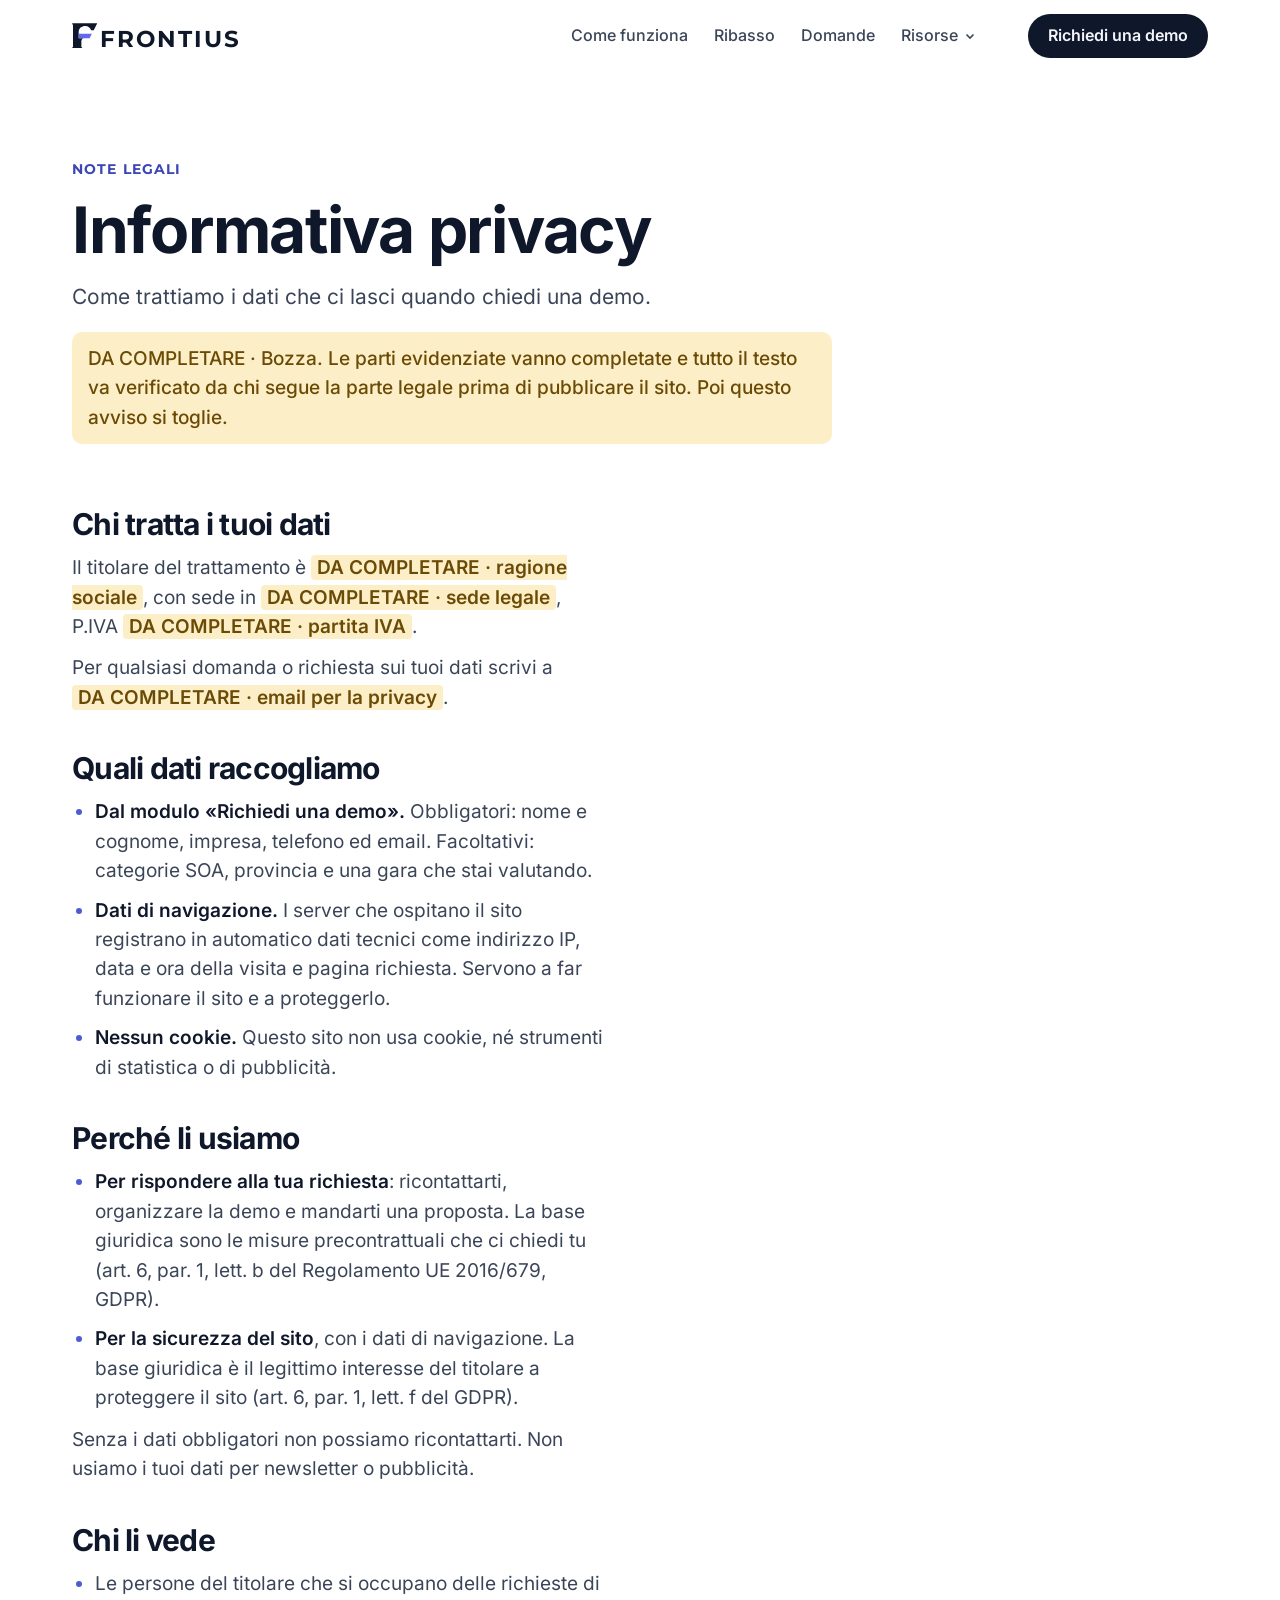
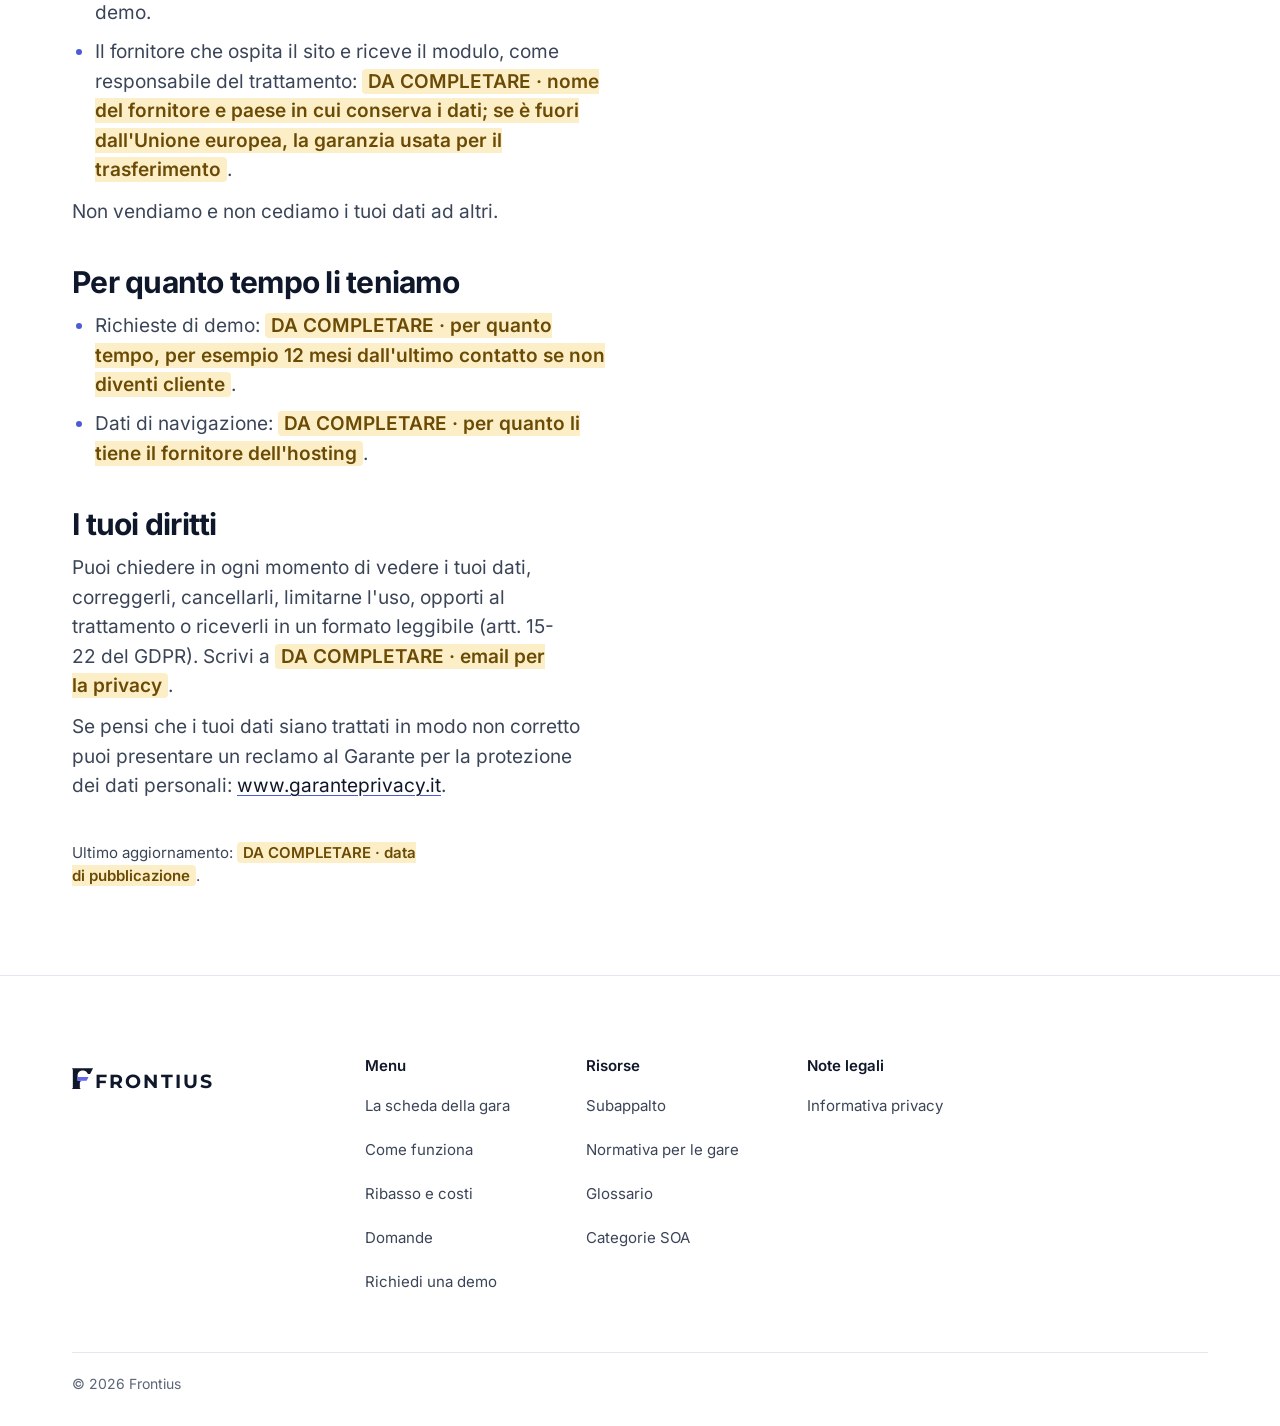
<file: privacy.html>
<!doctype html>
<html lang="it">
<head>
  <meta charset="utf-8">
  <meta name="viewport" content="width=device-width, initial-scale=1">
  <title>Informativa privacy · Frontius</title>
  <meta name="description" content="Come Frontius tratta i dati che lasci quando chiedi una demo: quali dati, perché, per quanto tempo e quali sono i tuoi diritti.">
    <meta name="robots" content="noindex, nofollow">
  
  <meta name="theme-color" content="#FFFFFF">
  <link rel="icon" type="image/svg+xml" href="favicon.svg">
  <script>
    // Prima del disegno: segnala che JavaScript c'è e se il movimento va ridotto.
    (function () {
      var d = document.documentElement;
      d.classList.add('js');
      var ridotto = /[?&]movimento=ridotto\b/.test(location.search) ||
        (window.matchMedia && matchMedia('(prefers-reduced-motion: reduce)').matches);
      if (ridotto) d.classList.add('movimento-ridotto');
      // Se lo script della pagina non parte, mostra tutto nello stato finale.
      setTimeout(function () { if (!window.__frontius) d.classList.add('movimento-ridotto'); }, 4000);
    })();
  </script>

  <script type="module" crossorigin src="./assets/calcoli-CBQlTHow.js"></script>
  <script type="module" crossorigin src="./assets/risorse-DiARl-eu.js"></script>
  <link rel="stylesheet" crossorigin href="./assets/calcoli-6c4dFeu5.css">
  <link rel="stylesheet" crossorigin href="./assets/risorse-ChjlAvm8.css">
</head>
<body>
    <a class="salta" href="#contenuto">Vai al contenuto</a>

  <header class="testata">
    <div class="testata__interno">
      <a class="logo" href="index.html" aria-label="Frontius, vai alla Home">
        <svg viewBox="0 0 1765 270" xmlns="http://www.w3.org/2000/svg" role="img" aria-label="Frontius">
          <path fill="#0F172A" d="M2 3H265L228 77H200C192 52 168 32 140 32C100 32 70 56 70 96V160H125C110 160 98 174 98 192V254H106V267H2V254H10V16H2Z"/>
          <path fill="#6366F1" d="M70 113H208L184 160H70Z"/>
          <text x="295" y="250" textLength="1465" lengthAdjust="spacing" fill="#0F172A" font-family="Montserrat" font-weight="700" font-size="245">FRONTIUS</text>
        </svg>

      </a>
      <nav class="menu" aria-label="Menu principale">
        <ul class="menu__lista">
          <li><a class="menu__voce" href="index.html#come-funziona">Come funziona</a></li>
          <li><a class="menu__voce" href="index.html#ribasso">Ribasso</a></li>
          <li><a class="menu__voce" href="index.html#domande">Domande</a></li>
          <li>
            <details class="menu__gruppo">
              <summary class="menu__voce">Risorse<svg class="menu__freccia" viewBox="0 0 12 12" aria-hidden="true"><path d="M2.5 4.5 6 8l3.5-3.5"/></svg></summary>
              <div class="menu__tendina">
                <p class="menu__titolo">Risorse per le gare</p>
                <ul class="menu__voci">
                  <li><a href="subappalto.html" data-voce="subappalto">
                    <svg class="menu__icona" viewBox="0 0 24 24" aria-hidden="true"><rect x="3" y="3.5" width="10" height="10" rx="2"/><rect x="11" y="10.5" width="10" height="10" rx="2"/></svg>
                    <span><b>Subappalto</b><small>Cosa dichiarare in offerta e come si autorizza</small></span>
                  </a></li>
                  <li><a href="normativa.html" data-voce="normativa">
                    <svg class="menu__icona" viewBox="0 0 24 24" aria-hidden="true"><path d="M6 3h8.5L19 7.5V21H6z"/><path d="M14 3v5h5M9 12.5h7M9 16.5h7"/></svg>
                    <span><b>Normativa per le gare</b><small>Gli articoli del Codice che contano quando fai un'offerta</small></span>
                  </a></li>
                  <li><a href="glossario.html" data-voce="glossario">
                    <svg class="menu__icona" viewBox="0 0 24 24" aria-hidden="true"><path d="M5 4.5A1.5 1.5 0 0 1 6.5 3H19v15H6.5A1.5 1.5 0 0 0 5 19.5z"/><path d="M5 19.5A1.5 1.5 0 0 0 6.5 21H19M9 7.5h6"/></svg>
                    <span><b>Glossario</b><small>Le parole dei bandi, spiegate in breve</small></span>
                  </a></li>
                  <li><a href="categorie-soa.html" data-voce="categorie-soa">
                    <svg class="menu__icona" viewBox="0 0 24 24" aria-hidden="true"><rect x="3.5" y="3.5" width="7" height="7" rx="1.5"/><rect x="13.5" y="3.5" width="7" height="7" rx="1.5"/><rect x="3.5" y="13.5" width="7" height="7" rx="1.5"/><path d="M17 13.5v7M13.5 17h7"/></svg>
                    <span><b>Categorie SOA</b><small>Categorie, classifiche e quale ti serve</small></span>
                  </a></li>
                </ul>
              </div>
            </details>
          </li>
        </ul>
      </nav>
      <a class="pulsante pulsante--piccolo testata__cta" href="index.html#demo">Richiedi una demo</a>

      <details class="menu-mobile">
        <summary class="menu-mobile__apri"><span class="menu-mobile__icona" aria-hidden="true"><i></i><i></i></span>Menu</summary>
        <nav class="menu-mobile__pannello" aria-label="Menu principale">
          <a class="menu-mobile__voce" href="index.html#come-funziona">Come funziona</a>
          <a class="menu-mobile__voce" href="index.html#ribasso">Ribasso</a>
          <a class="menu-mobile__voce" href="index.html#domande">Domande</a>
          <details class="menu-mobile__gruppo">
            <summary>Risorse</summary>
            <ul>
              <li><a href="subappalto.html" data-voce="subappalto"><b>Subappalto</b><small>Cosa dichiarare in offerta e come si autorizza</small></a></li>
              <li><a href="normativa.html" data-voce="normativa"><b>Normativa per le gare</b><small>Gli articoli del Codice che contano quando fai un'offerta</small></a></li>
              <li><a href="glossario.html" data-voce="glossario"><b>Glossario</b><small>Le parole dei bandi, spiegate in breve</small></a></li>
              <li><a href="categorie-soa.html" data-voce="categorie-soa"><b>Categorie SOA</b><small>Categorie, classifiche e quale ti serve</small></a></li>
            </ul>
          </details>
          <a class="pulsante pulsante--pieno" href="index.html#demo">Richiedi una demo</a>
        </nav>
      </details>
    </div>
  </header>


  <main id="contenuto" class="risorsa">

    <header class="risorsa__testa">
      <div class="contenitore">
        <p class="occhiello">Note legali</p>
        <h1>Informativa privacy</h1>
        <p class="risorsa__sotto">Come trattiamo i dati che ci lasci quando chiedi una demo.</p>
        <p class="da-completare da-completare--blocco">DA COMPLETARE · Bozza. Le parti evidenziate vanno completate e tutto il testo va verificato da chi segue la parte legale prima di pubblicare il sito. Poi questo avviso si toglie.</p>
      </div>
    </header>

    <div class="contenitore">
      <article class="testo-legale">

        <section aria-labelledby="p-titolare">
          <h2 id="p-titolare">Chi tratta i tuoi dati</h2>
          <p>Il titolare del trattamento è <span class="da-completare">DA COMPLETARE · ragione sociale</span>, con sede in <span class="da-completare">DA COMPLETARE · sede legale</span>, P.IVA <span class="da-completare">DA COMPLETARE · partita IVA</span>.</p>
          <p>Per qualsiasi domanda o richiesta sui tuoi dati scrivi a <span class="da-completare">DA COMPLETARE · email per la privacy</span>.</p>
        </section>

        <section aria-labelledby="p-dati">
          <h2 id="p-dati">Quali dati raccogliamo</h2>
          <ul>
            <li><b>Dal modulo «Richiedi una demo».</b> Obbligatori: nome e cognome, impresa, telefono ed email. Facoltativi: categorie SOA, provincia e una gara che stai valutando.</li>
            <li><b>Dati di navigazione.</b> I server che ospitano il sito registrano in automatico dati tecnici come indirizzo IP, data e ora della visita e pagina richiesta. Servono a far funzionare il sito e a proteggerlo.</li>
            <li><b>Nessun cookie.</b> Questo sito non usa cookie, né strumenti di statistica o di pubblicità.</li>
          </ul>
        </section>

        <section aria-labelledby="p-perche">
          <h2 id="p-perche">Perché li usiamo</h2>
          <ul>
            <li><b>Per rispondere alla tua richiesta</b>: ricontattarti, organizzare la demo e mandarti una proposta. La base giuridica sono le misure precontrattuali che ci chiedi tu (art. 6, par. 1, lett. b del Regolamento UE 2016/679, GDPR).</li>
            <li><b>Per la sicurezza del sito</b>, con i dati di navigazione. La base giuridica è il legittimo interesse del titolare a proteggere il sito (art. 6, par. 1, lett. f del GDPR).</li>
          </ul>
          <p>Senza i dati obbligatori non possiamo ricontattarti. Non usiamo i tuoi dati per newsletter o pubblicità.</p>
        </section>

        <section aria-labelledby="p-chi">
          <h2 id="p-chi">Chi li vede</h2>
          <ul>
            <li>Le persone del titolare che si occupano delle richieste di demo.</li>
            <li>Il fornitore che ospita il sito e riceve il modulo, come responsabile del trattamento: <span class="da-completare">DA COMPLETARE · nome del fornitore e paese in cui conserva i dati; se è fuori dall'Unione europea, la garanzia usata per il trasferimento</span>.</li>
          </ul>
          <p>Non vendiamo e non cediamo i tuoi dati ad altri.</p>
        </section>

        <section aria-labelledby="p-tempo">
          <h2 id="p-tempo">Per quanto tempo li teniamo</h2>
          <ul>
            <li>Richieste di demo: <span class="da-completare">DA COMPLETARE · per quanto tempo, per esempio 12 mesi dall'ultimo contatto se non diventi cliente</span>.</li>
            <li>Dati di navigazione: <span class="da-completare">DA COMPLETARE · per quanto li tiene il fornitore dell'hosting</span>.</li>
          </ul>
        </section>

        <section aria-labelledby="p-diritti">
          <h2 id="p-diritti">I tuoi diritti</h2>
          <p>Puoi chiedere in ogni momento di vedere i tuoi dati, correggerli, cancellarli, limitarne l'uso, opporti al trattamento o riceverli in un formato leggibile (artt. 15-22 del GDPR). Scrivi a <span class="da-completare">DA COMPLETARE · email per la privacy</span>.</p>
          <p>Se pensi che i tuoi dati siano trattati in modo non corretto puoi presentare un reclamo al Garante per la protezione dei dati personali: <a href="https://www.garanteprivacy.it" target="_blank" rel="noopener">www.garanteprivacy.it<span class="sr"> (si apre in una nuova scheda)</span></a>.</p>
        </section>

        <p class="testo-legale__data">Ultimo aggiornamento: <span class="da-completare">DA COMPLETARE · data di pubblicazione</span>.</p>
      </article>
    </div>
  </main>

    <footer class="piede">
    <div class="contenitore">
      <div class="piede__colonne">
        <div class="piede__marchio">
          <a class="logo piede__logo" href="index.html" aria-label="Frontius, vai alla Home">
          <svg viewBox="0 0 1765 270" xmlns="http://www.w3.org/2000/svg" role="img" aria-label="Frontius">
          <path fill="#0F172A" d="M2 3H265L228 77H200C192 52 168 32 140 32C100 32 70 56 70 96V160H125C110 160 98 174 98 192V254H106V267H2V254H10V16H2Z"/>
          <path fill="#6366F1" d="M70 113H208L184 160H70Z"/>
          <text x="295" y="250" textLength="1465" lengthAdjust="spacing" fill="#0F172A" font-family="Montserrat" font-weight="700" font-size="245">FRONTIUS</text>
        </svg>

          </a>
          
          
        </div>
        <nav class="piede__colonna" aria-labelledby="piede-menu">
          <h2 class="piede__titolo" id="piede-menu">Menu</h2>
          <ul>
            <li><a href="index.html#scheda">La scheda della gara</a></li>
            <li><a href="index.html#come-funziona">Come funziona</a></li>
            <li><a href="index.html#ribasso">Ribasso e costi</a></li>
            <li><a href="index.html#domande">Domande</a></li>
            <li><a href="index.html#demo">Richiedi una demo</a></li>
          </ul>
        </nav>
        <nav class="piede__colonna" aria-labelledby="piede-risorse">
          <h2 class="piede__titolo" id="piede-risorse">Risorse</h2>
          <ul>
            <li><a href="subappalto.html" data-voce="subappalto">Subappalto</a></li>
            <li><a href="normativa.html" data-voce="normativa">Normativa per le gare</a></li>
            <li><a href="glossario.html" data-voce="glossario">Glossario</a></li>
            <li><a href="categorie-soa.html" data-voce="categorie-soa">Categorie SOA</a></li>
          </ul>
        </nav>
        
        <div class="piede__colonna">
          <h2 class="piede__titolo">Note legali</h2>
          <ul>
            <li><a href="privacy.html" target="_blank" rel="noopener">Informativa privacy</a></li>
            
          </ul>
        </div>
      </div>
      <p class="piede__fondo">© 2026 Frontius</p>
    </div>
  </footer>

  <aside class="barra-mobile" aria-label="Richiedi una demo">
    <a class="pulsante pulsante--pieno" href="index.html#demo">Richiedi una demo</a>
    
  </aside>


</body>
</html>
</file>
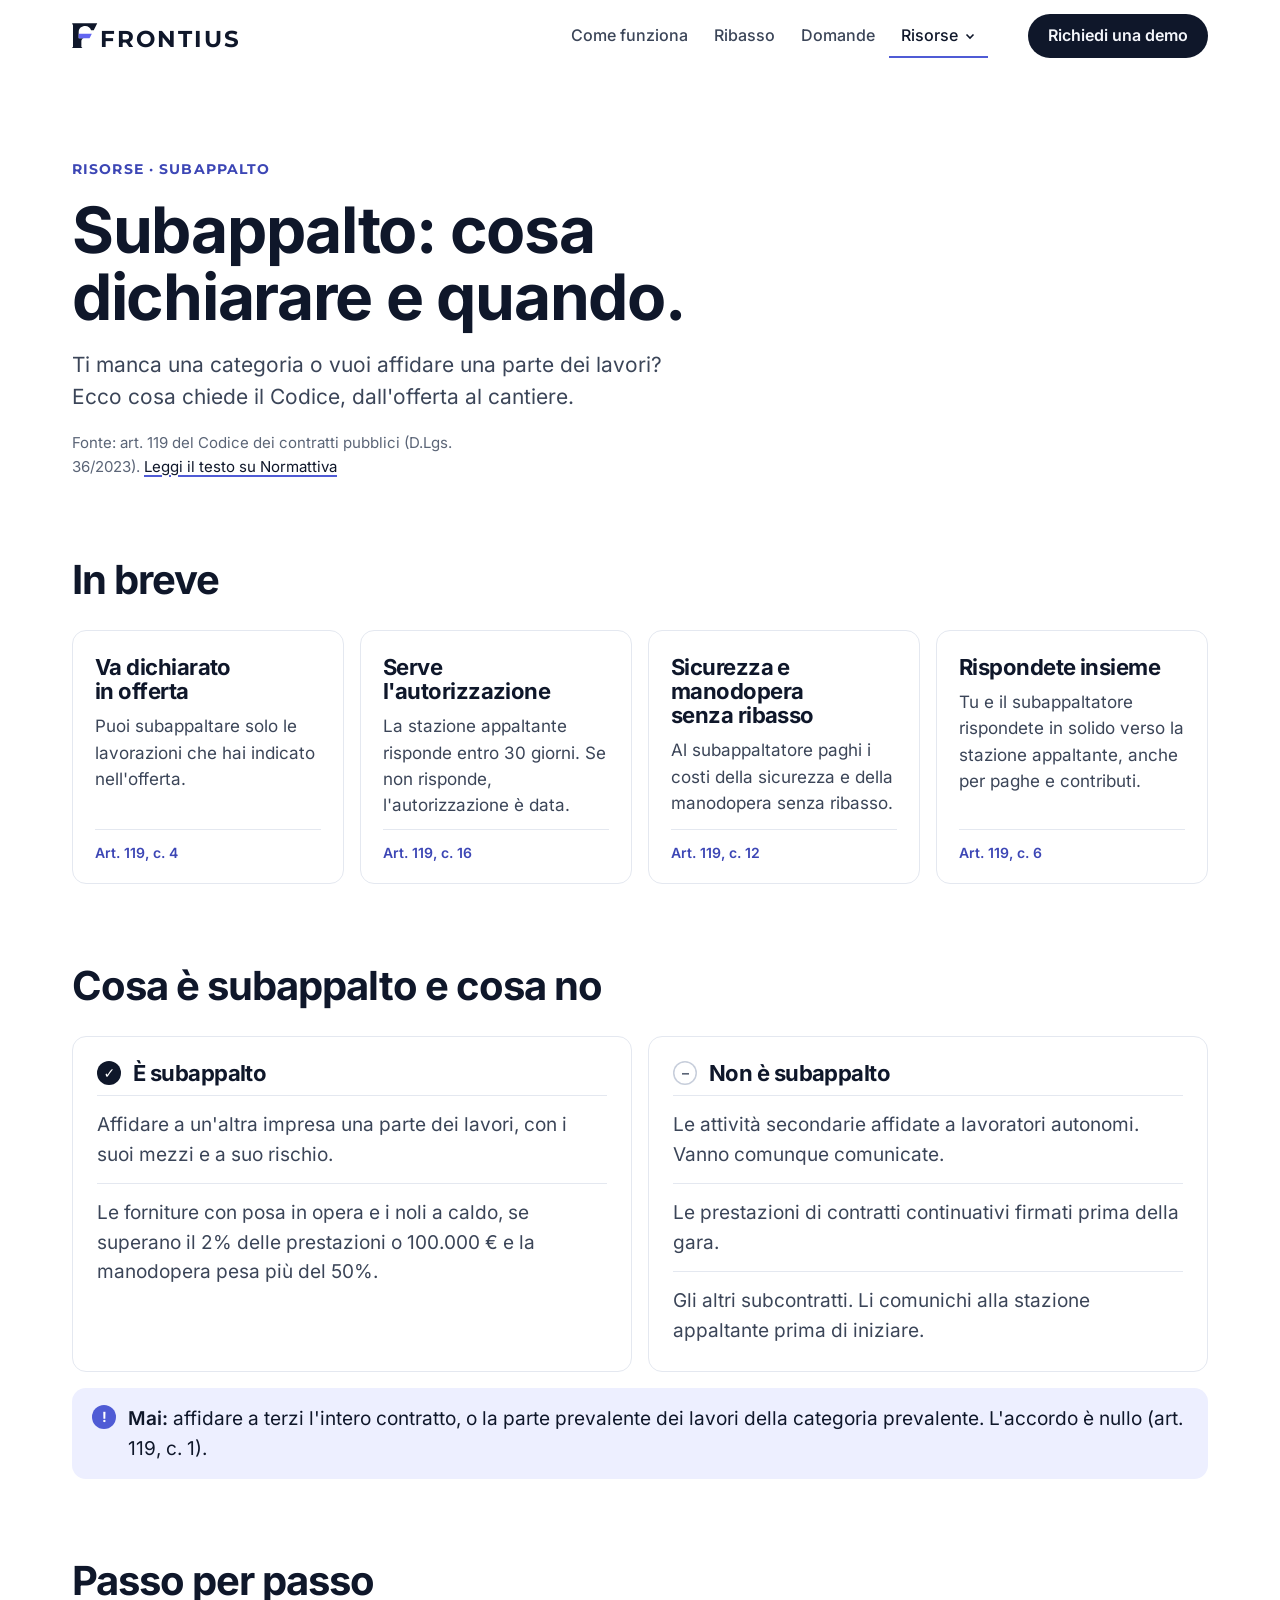
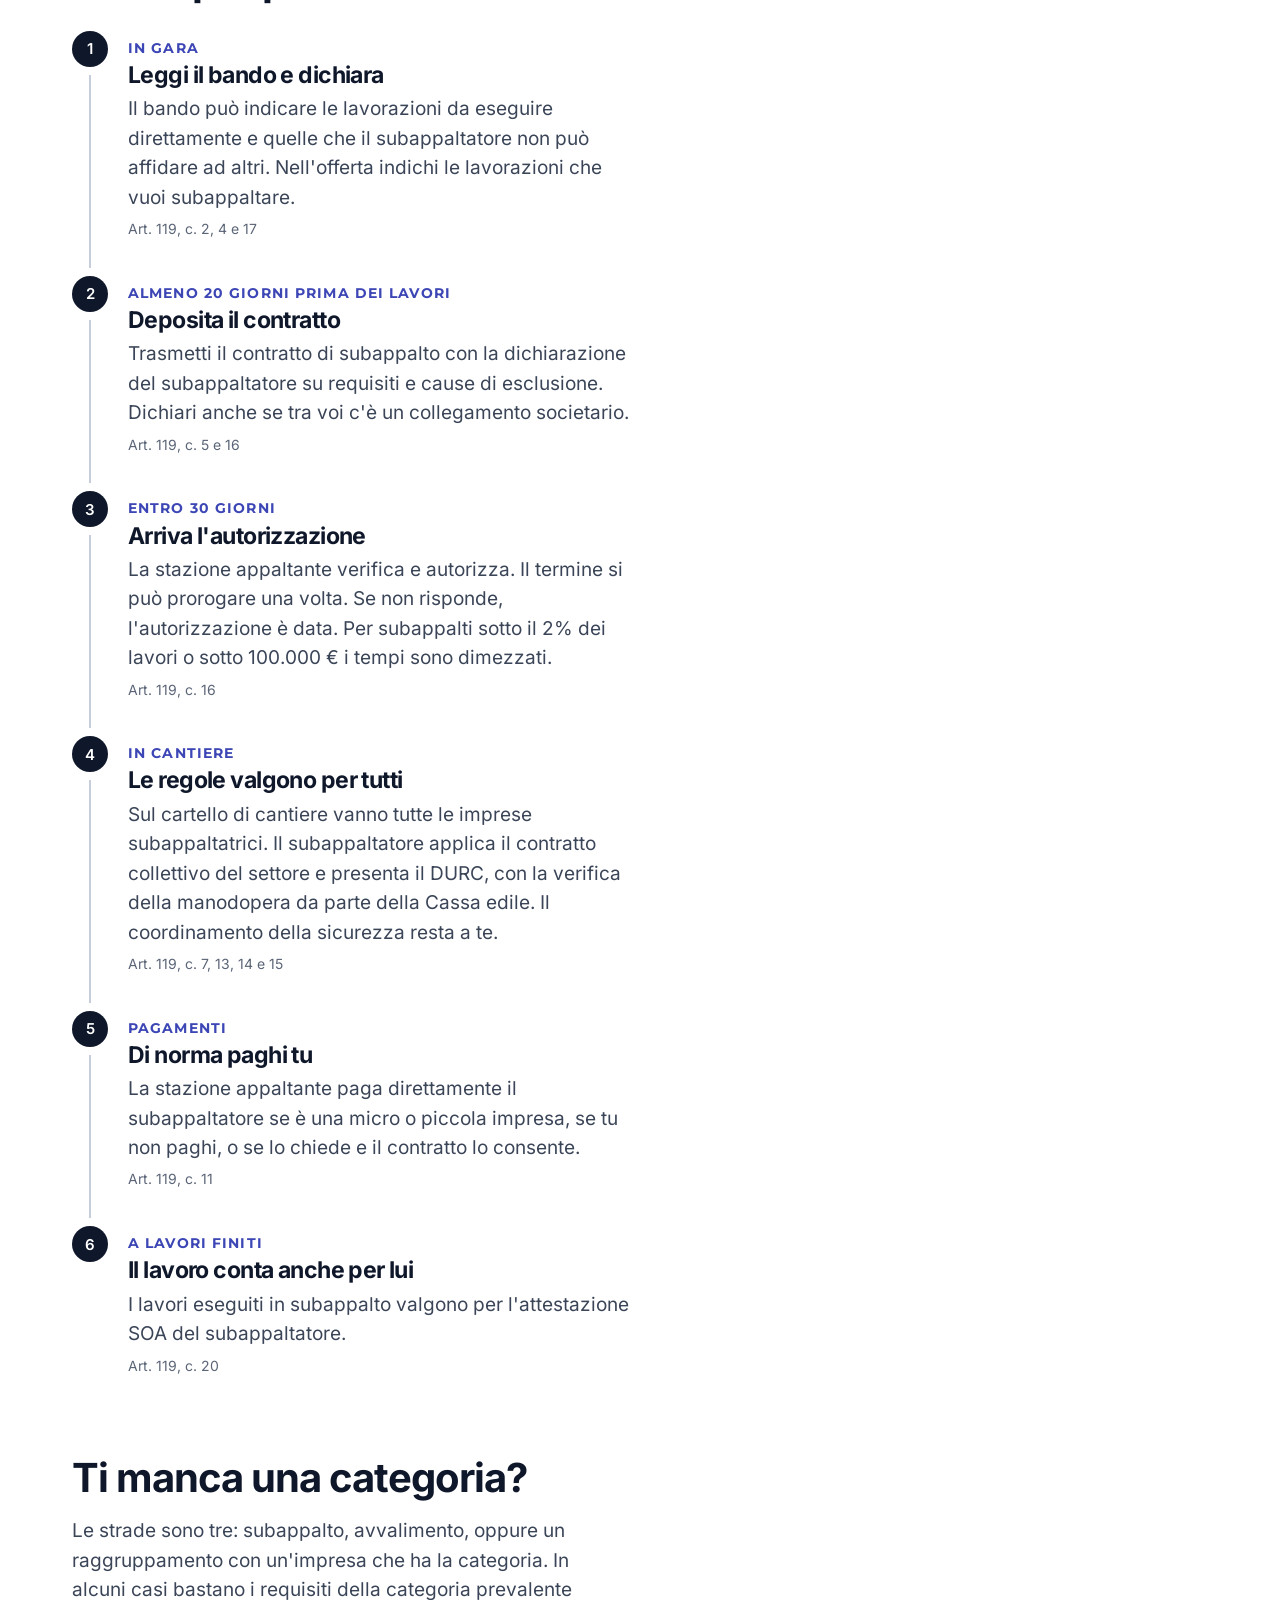
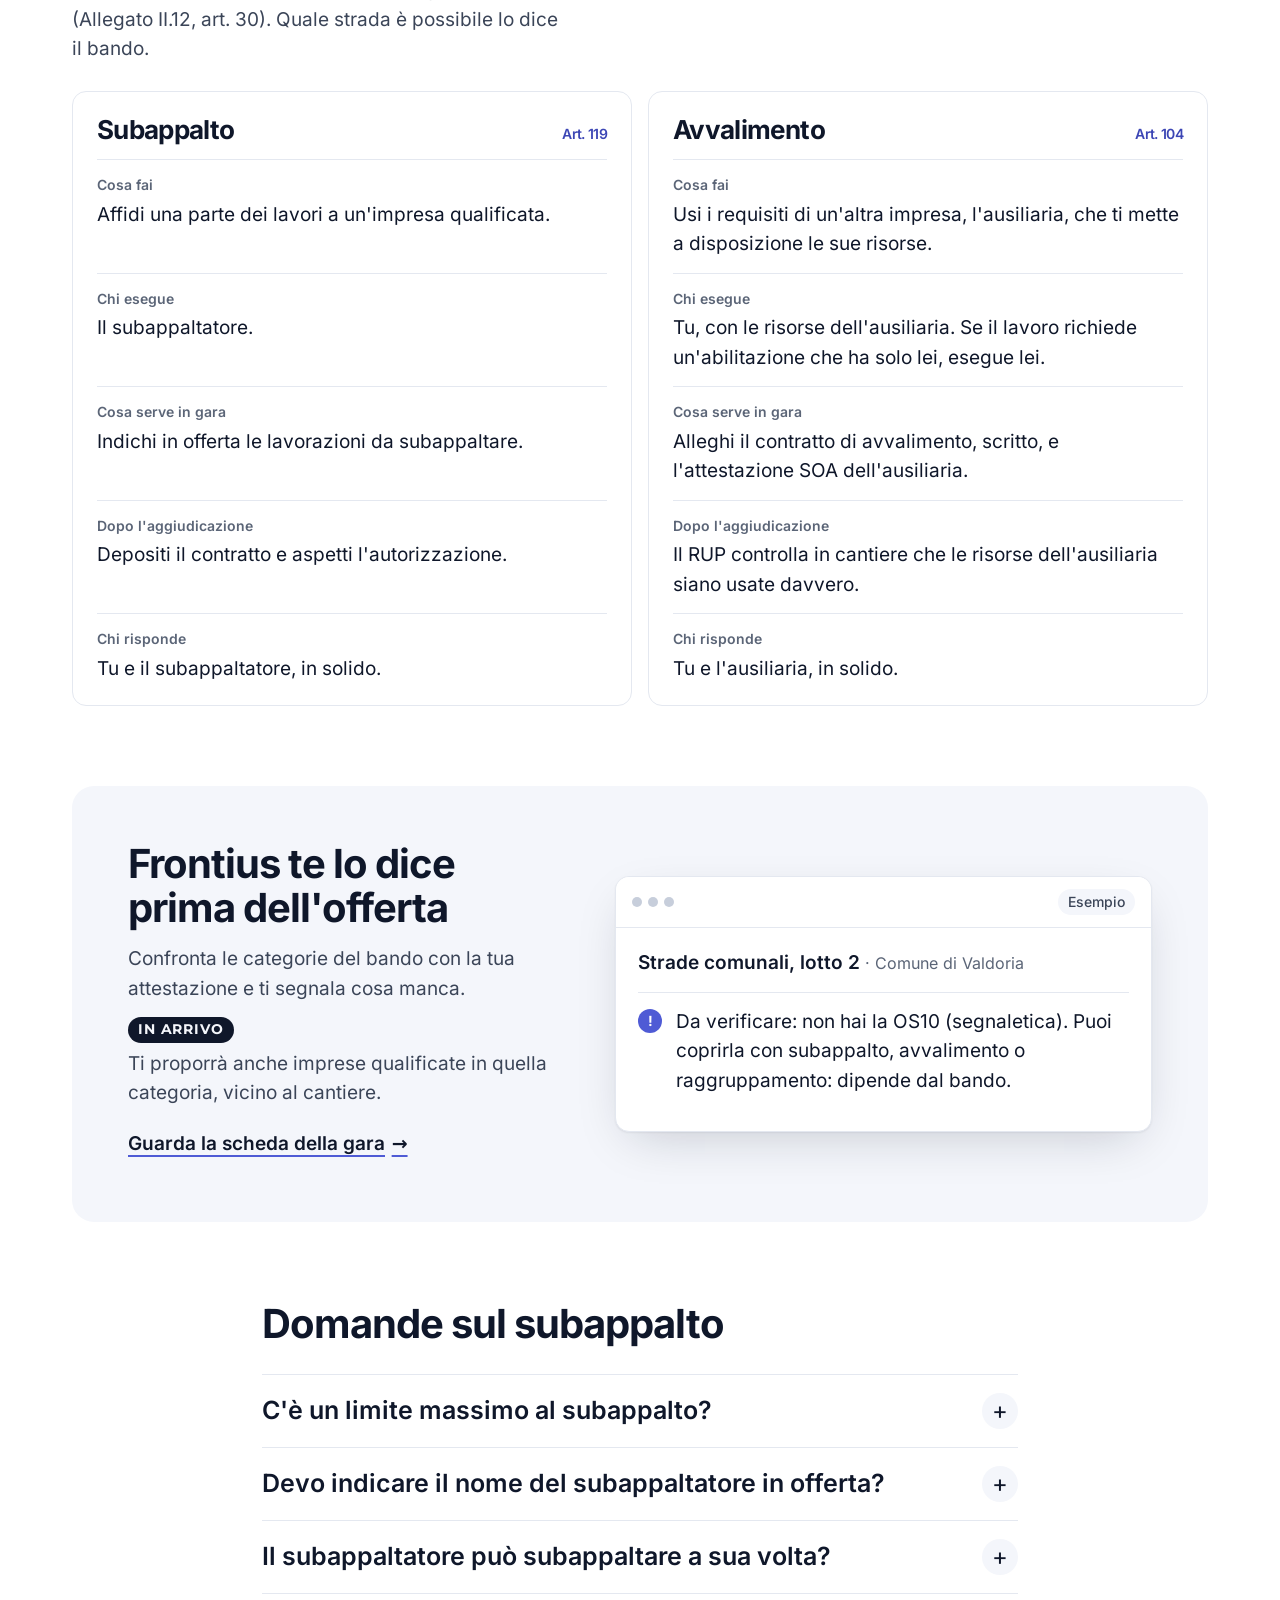
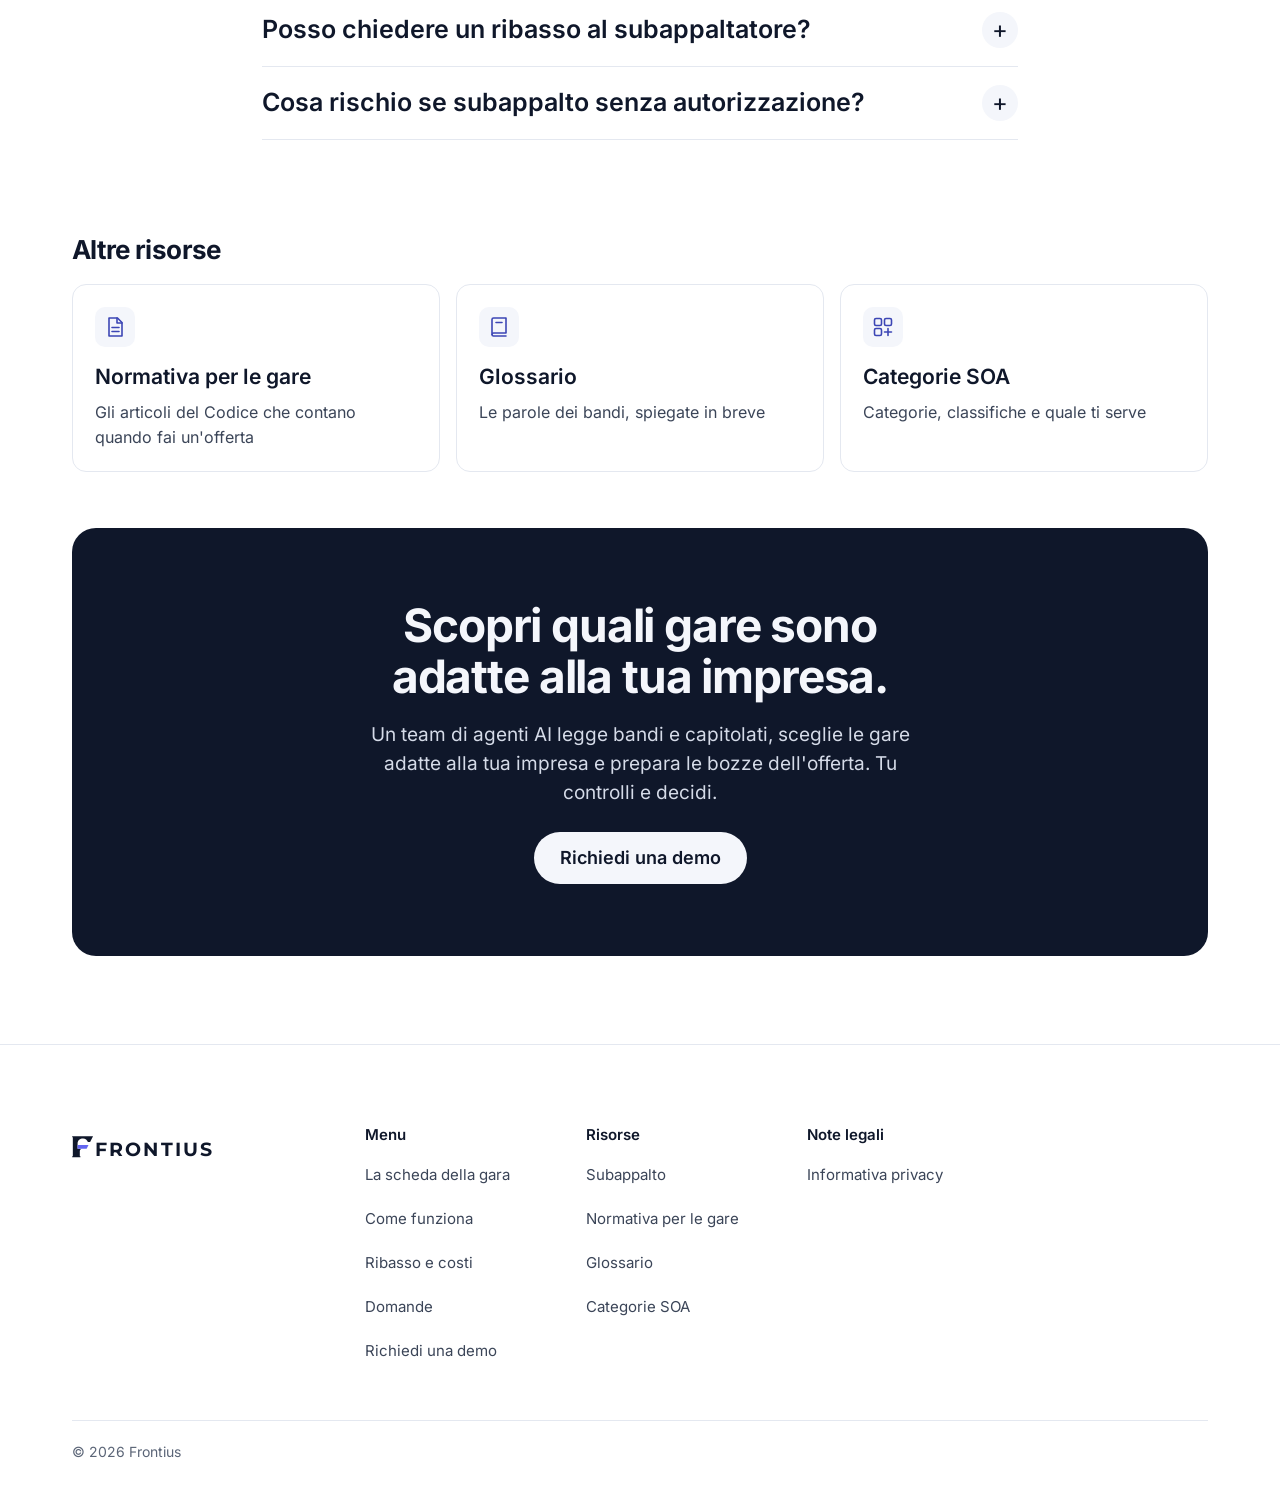
<file: subappalto.html>
<!doctype html>
<html lang="it">
<head>
  <meta charset="utf-8">
  <meta name="viewport" content="width=device-width, initial-scale=1">
  <title>Subappalto nelle gare di lavori · Frontius</title>
  <meta name="description" content="Cosa dichiarare in offerta, come si ottiene l'autorizzazione e cosa cambia tra subappalto e avvalimento. Le regole dell'art. 119 del Codice dei contratti pubblici.">
    <meta name="robots" content="noindex, nofollow">
  
  <meta name="theme-color" content="#FFFFFF">
  <link rel="icon" type="image/svg+xml" href="favicon.svg">
  <script>
    // Prima del disegno: segnala che JavaScript c'è e se il movimento va ridotto.
    (function () {
      var d = document.documentElement;
      d.classList.add('js');
      var ridotto = /[?&]movimento=ridotto\b/.test(location.search) ||
        (window.matchMedia && matchMedia('(prefers-reduced-motion: reduce)').matches);
      if (ridotto) d.classList.add('movimento-ridotto');
      // Se lo script della pagina non parte, mostra tutto nello stato finale.
      setTimeout(function () { if (!window.__frontius) d.classList.add('movimento-ridotto'); }, 4000);
    })();
  </script>

  <script type="module" crossorigin src="./assets/calcoli-CBQlTHow.js"></script>
  <script type="module" crossorigin src="./assets/risorse-DiARl-eu.js"></script>
  <link rel="stylesheet" crossorigin href="./assets/calcoli-6c4dFeu5.css">
  <link rel="stylesheet" crossorigin href="./assets/risorse-ChjlAvm8.css">
</head>
<body>
    <a class="salta" href="#contenuto">Vai al contenuto</a>

  <header class="testata">
    <div class="testata__interno">
      <a class="logo" href="index.html" aria-label="Frontius, vai alla Home">
        <svg viewBox="0 0 1765 270" xmlns="http://www.w3.org/2000/svg" role="img" aria-label="Frontius">
          <path fill="#0F172A" d="M2 3H265L228 77H200C192 52 168 32 140 32C100 32 70 56 70 96V160H125C110 160 98 174 98 192V254H106V267H2V254H10V16H2Z"/>
          <path fill="#6366F1" d="M70 113H208L184 160H70Z"/>
          <text x="295" y="250" textLength="1465" lengthAdjust="spacing" fill="#0F172A" font-family="Montserrat" font-weight="700" font-size="245">FRONTIUS</text>
        </svg>

      </a>
      <nav class="menu" aria-label="Menu principale">
        <ul class="menu__lista">
          <li><a class="menu__voce" href="index.html#come-funziona">Come funziona</a></li>
          <li><a class="menu__voce" href="index.html#ribasso">Ribasso</a></li>
          <li><a class="menu__voce" href="index.html#domande">Domande</a></li>
          <li>
            <details class="menu__gruppo">
              <summary class="menu__voce menu__voce--attiva">Risorse<svg class="menu__freccia" viewBox="0 0 12 12" aria-hidden="true"><path d="M2.5 4.5 6 8l3.5-3.5"/></svg></summary>
              <div class="menu__tendina">
                <p class="menu__titolo">Risorse per le gare</p>
                <ul class="menu__voci">
                  <li><a href="subappalto.html" data-voce="subappalto" aria-current="page">
                    <svg class="menu__icona" viewBox="0 0 24 24" aria-hidden="true"><rect x="3" y="3.5" width="10" height="10" rx="2"/><rect x="11" y="10.5" width="10" height="10" rx="2"/></svg>
                    <span><b>Subappalto</b><small>Cosa dichiarare in offerta e come si autorizza</small></span>
                  </a></li>
                  <li><a href="normativa.html" data-voce="normativa">
                    <svg class="menu__icona" viewBox="0 0 24 24" aria-hidden="true"><path d="M6 3h8.5L19 7.5V21H6z"/><path d="M14 3v5h5M9 12.5h7M9 16.5h7"/></svg>
                    <span><b>Normativa per le gare</b><small>Gli articoli del Codice che contano quando fai un'offerta</small></span>
                  </a></li>
                  <li><a href="glossario.html" data-voce="glossario">
                    <svg class="menu__icona" viewBox="0 0 24 24" aria-hidden="true"><path d="M5 4.5A1.5 1.5 0 0 1 6.5 3H19v15H6.5A1.5 1.5 0 0 0 5 19.5z"/><path d="M5 19.5A1.5 1.5 0 0 0 6.5 21H19M9 7.5h6"/></svg>
                    <span><b>Glossario</b><small>Le parole dei bandi, spiegate in breve</small></span>
                  </a></li>
                  <li><a href="categorie-soa.html" data-voce="categorie-soa">
                    <svg class="menu__icona" viewBox="0 0 24 24" aria-hidden="true"><rect x="3.5" y="3.5" width="7" height="7" rx="1.5"/><rect x="13.5" y="3.5" width="7" height="7" rx="1.5"/><rect x="3.5" y="13.5" width="7" height="7" rx="1.5"/><path d="M17 13.5v7M13.5 17h7"/></svg>
                    <span><b>Categorie SOA</b><small>Categorie, classifiche e quale ti serve</small></span>
                  </a></li>
                </ul>
              </div>
            </details>
          </li>
        </ul>
      </nav>
      <a class="pulsante pulsante--piccolo testata__cta" href="index.html#demo">Richiedi una demo</a>

      <details class="menu-mobile">
        <summary class="menu-mobile__apri"><span class="menu-mobile__icona" aria-hidden="true"><i></i><i></i></span>Menu</summary>
        <nav class="menu-mobile__pannello" aria-label="Menu principale">
          <a class="menu-mobile__voce" href="index.html#come-funziona">Come funziona</a>
          <a class="menu-mobile__voce" href="index.html#ribasso">Ribasso</a>
          <a class="menu-mobile__voce" href="index.html#domande">Domande</a>
          <details class="menu-mobile__gruppo" open>
            <summary>Risorse</summary>
            <ul>
              <li><a href="subappalto.html" data-voce="subappalto" aria-current="page"><b>Subappalto</b><small>Cosa dichiarare in offerta e come si autorizza</small></a></li>
              <li><a href="normativa.html" data-voce="normativa"><b>Normativa per le gare</b><small>Gli articoli del Codice che contano quando fai un'offerta</small></a></li>
              <li><a href="glossario.html" data-voce="glossario"><b>Glossario</b><small>Le parole dei bandi, spiegate in breve</small></a></li>
              <li><a href="categorie-soa.html" data-voce="categorie-soa"><b>Categorie SOA</b><small>Categorie, classifiche e quale ti serve</small></a></li>
            </ul>
          </details>
          <a class="pulsante pulsante--pieno" href="index.html#demo">Richiedi una demo</a>
        </nav>
      </details>
    </div>
  </header>


  <main id="contenuto" class="risorsa">

    <header class="risorsa__testa">
      <div class="contenitore">
        <p class="occhiello rivela">Risorse · Subappalto</p>
        <h1 class="rivela">Subappalto: cosa dichiarare e quando.</h1>
        <p class="risorsa__sotto rivela">Ti manca una categoria o vuoi affidare una parte dei lavori? Ecco cosa chiede il Codice, dall'offerta al cantiere.</p>
        <p class="risorsa__fonte rivela">Fonte: art. 119 del Codice dei contratti pubblici (D.Lgs. 36/2023). <a href="https://www.normattiva.it/uri-res/N2Ls?urn:nir:stato:decreto.legislativo:2023-03-31;36~art119" target="_blank" rel="noopener">Leggi il testo su Normattiva<span class="sr"> (si apre in una nuova scheda)</span></a></p>
      </div>
    </header>

    <section class="risorsa__blocco" aria-labelledby="in-breve">
      <div class="contenitore">
        <h2 class="risorsa__titolo" id="in-breve">In breve</h2>
        <ul class="fatti">
          <li class="fatto rivela">
            <h3>Va dichiarato in offerta</h3>
            <p>Puoi subappaltare solo le lavorazioni che hai indicato nell'offerta.</p>
            <small>Art. 119, c. 4</small>
          </li>
          <li class="fatto rivela">
            <h3>Serve l'autorizzazione</h3>
            <p>La stazione appaltante risponde entro 30 giorni. Se non risponde, l'autorizzazione è data.</p>
            <small>Art. 119, c. 16</small>
          </li>
          <li class="fatto rivela">
            <h3>Sicurezza e manodopera senza ribasso</h3>
            <p>Al subappaltatore paghi i costi della sicurezza e della manodopera senza ribasso.</p>
            <small>Art. 119, c. 12</small>
          </li>
          <li class="fatto rivela">
            <h3>Rispondete insieme</h3>
            <p>Tu e il subappaltatore rispondete in solido verso la stazione appaltante, anche per paghe e contributi.</p>
            <small>Art. 119, c. 6</small>
          </li>
        </ul>
      </div>
    </section>

    <section class="risorsa__blocco" aria-labelledby="cosa-e">
      <div class="contenitore">
        <h2 class="risorsa__titolo" id="cosa-e">Cosa è subappalto e cosa no</h2>
        <div class="confronto">
          <div class="confronto__colonna rivela">
            <h3><span class="simbolo simbolo--ok" aria-hidden="true">✓</span>È subappalto</h3>
            <ul>
              <li>Affidare a un'altra impresa una parte dei lavori, con i suoi mezzi e a suo rischio.</li>
              <li>Le forniture con posa in opera e i noli a caldo, se superano il 2% delle prestazioni o 100.000 € e la manodopera pesa più del 50%.</li>
            </ul>
          </div>
          <div class="confronto__colonna rivela">
            <h3><span class="simbolo simbolo--no" aria-hidden="true">–</span>Non è subappalto</h3>
            <ul>
              <li>Le attività secondarie affidate a lavoratori autonomi. Vanno comunque comunicate.</li>
              <li>Le prestazioni di contratti continuativi firmati prima della gara.</li>
              <li>Gli altri subcontratti. Li comunichi alla stazione appaltante prima di iniziare.</li>
            </ul>
          </div>
        </div>
        <p class="avvertenza rivela"><span class="simbolo simbolo--verifica" aria-hidden="true">!</span><span><b>Mai:</b> affidare a terzi l'intero contratto, o la parte prevalente dei lavori della categoria prevalente. L'accordo è nullo (art. 119, c. 1).</span></p>
      </div>
    </section>

    <section class="risorsa__blocco" aria-labelledby="passi">
      <div class="contenitore">
        <h2 class="risorsa__titolo" id="passi">Passo per passo</h2>
        <ol class="passi">
          <li class="passo rivela">
            <p class="passo__quando">In gara</p>
            <h3>Leggi il bando e dichiara</h3>
            <p>Il bando può indicare le lavorazioni da eseguire direttamente e quelle che il subappaltatore non può affidare ad altri. Nell'offerta indichi le lavorazioni che vuoi subappaltare.</p>
            <small>Art. 119, c. 2, 4 e 17</small>
          </li>
          <li class="passo rivela">
            <p class="passo__quando">Almeno 20 giorni prima dei lavori</p>
            <h3>Deposita il contratto</h3>
            <p>Trasmetti il contratto di subappalto con la dichiarazione del subappaltatore su requisiti e cause di esclusione. Dichiari anche se tra voi c'è un collegamento societario.</p>
            <small>Art. 119, c. 5 e 16</small>
          </li>
          <li class="passo rivela">
            <p class="passo__quando">Entro 30 giorni</p>
            <h3>Arriva l'autorizzazione</h3>
            <p>La stazione appaltante verifica e autorizza. Il termine si può prorogare una volta. Se non risponde, l'autorizzazione è data. Per subappalti sotto il 2% dei lavori o sotto 100.000 € i tempi sono dimezzati.</p>
            <small>Art. 119, c. 16</small>
          </li>
          <li class="passo rivela">
            <p class="passo__quando">In cantiere</p>
            <h3>Le regole valgono per tutti</h3>
            <p>Sul cartello di cantiere vanno tutte le imprese subappaltatrici. Il subappaltatore applica il contratto collettivo del settore e presenta il DURC, con la verifica della manodopera da parte della Cassa edile. Il coordinamento della sicurezza resta a te.</p>
            <small>Art. 119, c. 7, 13, 14 e 15</small>
          </li>
          <li class="passo rivela">
            <p class="passo__quando">Pagamenti</p>
            <h3>Di norma paghi tu</h3>
            <p>La stazione appaltante paga direttamente il subappaltatore se è una micro o piccola impresa, se tu non paghi, o se lo chiede e il contratto lo consente.</p>
            <small>Art. 119, c. 11</small>
          </li>
          <li class="passo rivela">
            <p class="passo__quando">A lavori finiti</p>
            <h3>Il lavoro conta anche per lui</h3>
            <p>I lavori eseguiti in subappalto valgono per l'attestazione SOA del subappaltatore.</p>
            <small>Art. 119, c. 20</small>
          </li>
        </ol>
      </div>
    </section>

    <section class="risorsa__blocco" id="strade" aria-labelledby="strade-titolo">
      <div class="contenitore">
        <h2 class="risorsa__titolo" id="strade-titolo">Ti manca una categoria?</h2>
        <p class="risorsa__testo">Le strade sono tre: subappalto, avvalimento, oppure un raggruppamento con un'impresa che ha la categoria. In alcuni casi bastano i requisiti della categoria prevalente (Allegato II.12, art. 30). Quale strada è possibile lo dice il bando.</p>
        <div class="strade">
          <article class="strada rivela" aria-labelledby="strada-subappalto">
            <h3 id="strada-subappalto">Subappalto <small>Art. 119</small></h3>
            <dl>
              <div><dt>Cosa fai</dt><dd>Affidi una parte dei lavori a un'impresa qualificata.</dd></div>
              <div><dt>Chi esegue</dt><dd>Il subappaltatore.</dd></div>
              <div><dt>Cosa serve in gara</dt><dd>Indichi in offerta le lavorazioni da subappaltare.</dd></div>
              <div><dt>Dopo l'aggiudicazione</dt><dd>Depositi il contratto e aspetti l'autorizzazione.</dd></div>
              <div><dt>Chi risponde</dt><dd>Tu e il subappaltatore, in solido.</dd></div>
            </dl>
          </article>
          <article class="strada rivela" aria-labelledby="strada-avvalimento">
            <h3 id="strada-avvalimento">Avvalimento <small>Art. 104</small></h3>
            <dl>
              <div><dt>Cosa fai</dt><dd>Usi i requisiti di un'altra impresa, l'ausiliaria, che ti mette a disposizione le sue risorse.</dd></div>
              <div><dt>Chi esegue</dt><dd>Tu, con le risorse dell'ausiliaria. Se il lavoro richiede un'abilitazione che ha solo lei, esegue lei.</dd></div>
              <div><dt>Cosa serve in gara</dt><dd>Alleghi il contratto di avvalimento, scritto, e l'attestazione SOA dell'ausiliaria.</dd></div>
              <div><dt>Dopo l'aggiudicazione</dt><dd>Il RUP controlla in cantiere che le risorse dell'ausiliaria siano usate davvero.</dd></div>
              <div><dt>Chi risponde</dt><dd>Tu e l'ausiliaria, in solido.</dd></div>
            </dl>
          </article>
        </div>
      </div>
    </section>

    <section class="risorsa__blocco" aria-labelledby="esempio-titolo">
      <div class="contenitore">
        <div class="esempio-risorsa rivela">
          <div class="esempio-risorsa__testo">
            <h2 class="risorsa__titolo" id="esempio-titolo">Frontius te lo dice prima dell'offerta</h2>
            <p>Confronta le categorie del bando con la tua attestazione e ti segnala cosa manca.</p>
            <p class="in-arrivo"><span class="in-arrivo__etichetta">In arrivo</span><span>Ti proporrà anche imprese qualificate in quella categoria, vicino al cantiere.</span></p>
            <a class="collegamento" href="index.html#inizio">Guarda la scheda della gara</a>
          </div>
          <article class="finestra esempio-risorsa__scheda" aria-label="Esempio di segnalazione nella scheda della gara">
            <div class="finestra__barra">
              <span class="finestra__punti" aria-hidden="true"><i></i><i></i><i></i></span>
              <span class="etichetta">Esempio</span>
            </div>
            <div class="esempio-risorsa__corpo">
              <p class="esempio-risorsa__gara"><b>Strade comunali, lotto 2</b> · Comune di Valdoria</p>
              <p class="motivo"><span class="simbolo simbolo--verifica" aria-hidden="true">!</span><span>Da verificare: non hai la OS10 (segnaletica). Puoi coprirla con subappalto, avvalimento o raggruppamento: dipende dal bando.</span></p>
            </div>
          </article>
        </div>
      </div>
    </section>

    <section class="risorsa__blocco" aria-labelledby="domande-subappalto">
      <div class="contenitore contenitore--testo">
        <h2 class="risorsa__titolo" id="domande-subappalto">Domande sul subappalto</h2>
        <div class="domande">
          <details class="domanda">
            <summary>C'è un limite massimo al subappalto?</summary>
            <p>Il Codice non fissa una percentuale uguale per tutte le gare. È la stazione appaltante a indicare nel bando, con una motivazione, le prestazioni da eseguire direttamente (art. 119, c. 2).</p>
          </details>
          <details class="domanda">
            <summary>Devo indicare il nome del subappaltatore in offerta?</summary>
            <p>Il Codice chiede di indicare le lavorazioni. Il contratto con il subappaltatore lo depositi dopo, almeno 20 giorni prima dei lavori (art. 119, c. 4 e 5). Controlla comunque cosa chiede il bando.</p>
          </details>
          <details class="domanda">
            <summary>Il subappaltatore può subappaltare a sua volta?</summary>
            <p>Sì, con le stesse regole. Il bando può escludere alcune prestazioni, per esempio per i controlli di cantiere e la tutela dei lavoratori (art. 119, c. 17).</p>
          </details>
          <details class="domanda">
            <summary>Posso chiedere un ribasso al subappaltatore?</summary>
            <p>Non sui costi della sicurezza e della manodopera: vanno pagati senza ribasso. Il subappaltatore deve garantire gli stessi standard di qualità e un trattamento dei lavoratori non inferiore (art. 119, c. 12).</p>
          </details>
          <details class="domanda">
            <summary>Cosa rischio se subappalto senza autorizzazione?</summary>
            <p>È un reato: lo prevede l'art. 21 della legge 646/1982.</p>
          </details>
        </div>
      </div>
    </section>

    <section class="altre" aria-labelledby="altre-titolo">
      <div class="contenitore">
        <h2 class="altre__titolo" id="altre-titolo">Altre risorse</h2>
        <ul class="altre__lista">
          <li><a class="altre__voce" href="normativa.html">
            <svg class="altre__icona" viewBox="0 0 24 24" aria-hidden="true"><path d="M6 3h8.5L19 7.5V21H6z"/><path d="M14 3v5h5M9 12.5h7M9 16.5h7"/></svg>
            <b>Normativa per le gare</b>
            <span>Gli articoli del Codice che contano quando fai un'offerta</span>
          </a></li>
          <li><a class="altre__voce" href="glossario.html">
            <svg class="altre__icona" viewBox="0 0 24 24" aria-hidden="true"><path d="M5 4.5A1.5 1.5 0 0 1 6.5 3H19v15H6.5A1.5 1.5 0 0 0 5 19.5z"/><path d="M5 19.5A1.5 1.5 0 0 0 6.5 21H19M9 7.5h6"/></svg>
            <b>Glossario</b>
            <span>Le parole dei bandi, spiegate in breve</span>
          </a></li>
          <li><a class="altre__voce" href="categorie-soa.html">
            <svg class="altre__icona" viewBox="0 0 24 24" aria-hidden="true"><rect x="3.5" y="3.5" width="7" height="7" rx="1.5"/><rect x="13.5" y="3.5" width="7" height="7" rx="1.5"/><rect x="3.5" y="13.5" width="7" height="7" rx="1.5"/><path d="M17 13.5v7M13.5 17h7"/></svg>
            <b>Categorie SOA</b>
            <span>Categorie, classifiche e quale ti serve</span>
          </a></li>
        </ul>
      </div>
    </section>
        <section class="invito" aria-labelledby="invito-titolo">
      <div class="contenitore">
        <div class="invito__riquadro rivela">
          <h2 id="invito-titolo">Scopri quali gare sono adatte alla tua impresa.</h2>
          <p>Un team di agenti AI legge bandi e capitolati, sceglie le gare adatte alla tua impresa e prepara le bozze dell'offerta. Tu controlli e decidi.</p>
          <a class="pulsante invito__pulsante" href="index.html#demo">Richiedi una demo</a>
        </div>
      </div>
    </section>

  </main>

    <footer class="piede">
    <div class="contenitore">
      <div class="piede__colonne">
        <div class="piede__marchio">
          <a class="logo piede__logo" href="index.html" aria-label="Frontius, vai alla Home">
          <svg viewBox="0 0 1765 270" xmlns="http://www.w3.org/2000/svg" role="img" aria-label="Frontius">
          <path fill="#0F172A" d="M2 3H265L228 77H200C192 52 168 32 140 32C100 32 70 56 70 96V160H125C110 160 98 174 98 192V254H106V267H2V254H10V16H2Z"/>
          <path fill="#6366F1" d="M70 113H208L184 160H70Z"/>
          <text x="295" y="250" textLength="1465" lengthAdjust="spacing" fill="#0F172A" font-family="Montserrat" font-weight="700" font-size="245">FRONTIUS</text>
        </svg>

          </a>
          
          
        </div>
        <nav class="piede__colonna" aria-labelledby="piede-menu">
          <h2 class="piede__titolo" id="piede-menu">Menu</h2>
          <ul>
            <li><a href="index.html#scheda">La scheda della gara</a></li>
            <li><a href="index.html#come-funziona">Come funziona</a></li>
            <li><a href="index.html#ribasso">Ribasso e costi</a></li>
            <li><a href="index.html#domande">Domande</a></li>
            <li><a href="index.html#demo">Richiedi una demo</a></li>
          </ul>
        </nav>
        <nav class="piede__colonna" aria-labelledby="piede-risorse">
          <h2 class="piede__titolo" id="piede-risorse">Risorse</h2>
          <ul>
            <li><a href="subappalto.html" data-voce="subappalto" aria-current="page">Subappalto</a></li>
            <li><a href="normativa.html" data-voce="normativa">Normativa per le gare</a></li>
            <li><a href="glossario.html" data-voce="glossario">Glossario</a></li>
            <li><a href="categorie-soa.html" data-voce="categorie-soa">Categorie SOA</a></li>
          </ul>
        </nav>
        
        <div class="piede__colonna">
          <h2 class="piede__titolo">Note legali</h2>
          <ul>
            <li><a href="privacy.html" target="_blank" rel="noopener">Informativa privacy</a></li>
            
          </ul>
        </div>
      </div>
      <p class="piede__fondo">© 2026 Frontius</p>
    </div>
  </footer>

  <aside class="barra-mobile" aria-label="Richiedi una demo">
    <a class="pulsante pulsante--pieno" href="index.html#demo">Richiedi una demo</a>
    
  </aside>


</body>
</html>
</file>
<file: assets/calcoli-6c4dFeu5.css>
@font-face{font-family:IBM Plex Sans;font-style:normal;font-weight:400;font-display:swap;src:url(./ibm-plex-sans-latin-400-normal-CDDApCn2.woff2) format("woff2")}@font-face{font-family:IBM Plex Sans;font-style:normal;font-weight:500;font-display:swap;src:url(./ibm-plex-sans-latin-500-normal-6ng42L7E.woff2) format("woff2")}@font-face{font-family:IBM Plex Sans;font-style:normal;font-weight:600;font-display:swap;src:url(./ibm-plex-sans-latin-600-normal-CuJfVYMP.woff2) format("woff2")}@font-face{font-family:"Source Serif 4";font-style:normal;font-weight:500;font-display:swap;src:url(./source-serif-4-latin-500-normal-CUHe9xxf.woff2) format("woff2")}@font-face{font-family:"Source Serif 4";font-style:normal;font-weight:600;font-display:swap;src:url(./source-serif-4-latin-600-normal-DouSKlru.woff2) format("woff2")}@font-face{font-family:Montserrat;font-style:normal;font-weight:700;font-display:swap;src:url(./montserrat-latin-700-normal-BdjcYUrC.woff2) format("woff2")}@font-face{font-family:Inter;font-style:normal;font-weight:400;font-display:swap;src:url(./inter-latin-400-normal-C38fXH4l.woff2) format("woff2")}@font-face{font-family:Inter;font-style:normal;font-weight:500;font-display:swap;src:url(./inter-latin-500-normal-Cerq10X2.woff2) format("woff2")}@font-face{font-family:Inter;font-style:normal;font-weight:600;font-display:swap;src:url(./inter-latin-600-normal-LgqL8muc.woff2) format("woff2")}@font-face{font-family:Inter;font-style:normal;font-weight:700;font-display:swap;src:url(./inter-latin-700-normal-Yt3aPRUw.woff2) format("woff2")}:root{--ink: #0F172A;--ink-deep: #0A0F1F;--ink-2: #1E293B;--ink-soft: #3B4558;--ink-mute: #5B6577;--paper: #FFFFFF;--paper-2: #F4F6FB;--white: #FFFFFF;--line: #E4E8F0;--line-strong: #C7CEDB;--copper: #4F5BD5;--copper-text: #3C46B5;--copper-on-ink: #A9B4FF;--copper-wash: #EDEFFF;--on-ink: #F4F6FB;--on-ink-soft: #D5DBE8;--on-ink-mute: #AAB3C5;--word: #2B579A;--excel: #1D6F42;--errore: #A1442A;--serif: "Inter", system-ui, -apple-system, "Segoe UI", sans-serif;--sans: "Inter", system-ui, -apple-system, "Segoe UI", sans-serif;--marchio: "Montserrat", "IBM Plex Sans", system-ui, sans-serif;--curva: cubic-bezier(.2, .8, .2, 1);--raggio: 14px;--raggio-piccolo: 10px;--gutter: 16px;--testata: 64px;--misura: 27em;--ombra: 0 1px 2px rgba(15, 23, 42, .06), 0 16px 48px -16px rgba(15, 23, 42, .22)}@media(min-width:768px){:root{--gutter: 32px;--testata: 72px}}*,*:before,*:after{box-sizing:border-box}html{scroll-behavior:smooth;scroll-padding-top:calc(var(--testata) + 16px);-webkit-text-size-adjust:100%}html.movimento-ridotto{scroll-behavior:auto}body{margin:0;background:var(--paper);color:var(--ink);font:400 18px/1.55 var(--sans);-webkit-font-smoothing:antialiased;overflow-x:clip}@media(min-width:768px){body{font-size:19px}}h1,h2,h3,h4{font-family:var(--serif);font-weight:700;line-height:1.1;letter-spacing:-.025em;margin:0;text-wrap:balance}p{margin:0;text-wrap:pretty}ul,ol{margin:0;padding:0;list-style:none}a{color:inherit}button,input,select,textarea{font:inherit;color:inherit}button{cursor:pointer}img,svg{display:block;max-width:100%}small{font-size:15px}b,strong{font-weight:600}:focus-visible{outline:3px solid var(--copper);outline-offset:3px;border-radius:4px}.pannello :focus-visible{outline-color:var(--copper-on-ink)}[hidden]{display:none!important}.sr{position:absolute;width:1px;height:1px;overflow:hidden;clip:rect(0 0 0 0);white-space:nowrap}.salta{position:absolute;left:16px;top:-100px;z-index:100;background:var(--ink);color:var(--on-ink);padding:12px 16px;border-radius:8px}.salta:focus{top:12px}.contenitore{width:100%;max-width:1200px;margin-inline:auto;padding-inline:var(--gutter)}.contenitore--stretto{max-width:880px}.contenitore--testo{max-width:820px}.occhiello{font:700 14px/1.3 var(--marchio);letter-spacing:.08em;text-transform:uppercase;color:var(--copper-text)}.pillola{display:inline-block;padding:6px 14px;border-radius:999px;background:var(--copper-wash);color:var(--copper-text);font:700 14px/1.3 var(--marchio);letter-spacing:.06em;text-transform:uppercase;white-space:nowrap}.pulsante{display:inline-flex;align-items:center;justify-content:center;min-height:52px;padding:12px 26px;border-radius:999px;border:0;background:var(--ink);color:var(--on-ink);font:600 18px/1.2 var(--sans);text-decoration:none;white-space:nowrap;transition:background-color .3s var(--curva),transform .3s var(--curva)}.pulsante:hover{background:var(--ink-2)}.pulsante:active{transform:scale(.98)}.pulsante--piccolo{min-height:44px;padding:10px 20px;font-size:16px}.pulsante--pieno{width:100%}.pulsante--secondario{background:var(--white);color:var(--ink);box-shadow:inset 0 0 0 1.5px var(--line-strong)}.pulsante--secondario:hover{background:var(--paper-2)}.collegamento{display:inline-flex;align-items:center;gap:.35em;min-height:44px;color:var(--ink);font-weight:600;text-decoration:underline;text-decoration-color:var(--copper);text-decoration-thickness:2px;text-underline-offset:5px;background:none;border:0;padding:0}.collegamento:after{content:"→";text-decoration:none;display:inline-block;transition:transform .3s var(--curva)}.collegamento:hover:after{transform:translate(3px)}.etichetta{display:inline-flex;align-items:center;padding:4px 10px;border-radius:999px;background:var(--paper-2);color:var(--ink-soft);font:500 14px/1.3 var(--sans);white-space:nowrap}.etichetta--scura{background:#f6f2eb1a;color:var(--on-ink-soft)}.etichetta--chiara{background:var(--copper-wash);color:var(--copper-text)}.simbolo{flex:none;display:inline-grid;place-items:center;width:24px;height:24px;border-radius:50%;font:700 14px/1 var(--sans)}.simbolo--ok{background:var(--ink);color:var(--white)}.simbolo--verifica{background:var(--copper);color:var(--white)}.simbolo--stima{background:var(--copper-wash);color:var(--copper-text);box-shadow:inset 0 0 0 1.5px var(--copper);font-size:16px}.simbolo--no{background:transparent;color:var(--ink-mute);box-shadow:inset 0 0 0 1.5px var(--line-strong)}.pannello .simbolo--ok{background:var(--on-ink);color:var(--ink)}.pannello .simbolo--stima{background:transparent;color:var(--copper-on-ink);box-shadow:inset 0 0 0 1.5px var(--copper-on-ink)}.pannello .simbolo--no{color:var(--on-ink-mute);box-shadow:inset 0 0 0 1.5px var(--on-ink-mute)}.pallino{flex:none;display:inline-grid;place-items:center;min-width:26px;height:26px;padding:0 6px;border-radius:999px;background:var(--paper-2);color:var(--ink-soft);font:600 14px/1 var(--sans);font-variant-numeric:tabular-nums}.finestra{background:var(--white);border:1px solid var(--line);border-radius:var(--raggio);box-shadow:var(--ombra);overflow:hidden}.finestra__barra,.pannello__barra{display:flex;align-items:center;justify-content:space-between;gap:12px;flex-wrap:wrap;padding:12px 16px;border-bottom:1px solid var(--line);background:var(--paper)}.finestra__punti{display:inline-flex;gap:6px}.finestra__punti i{width:10px;height:10px;border-radius:50%;background:var(--line-strong)}.pannello{background:var(--ink);color:var(--on-ink);border-radius:20px;box-shadow:0 30px 80px -30px #0a0f1f8c;overflow:hidden}.pannello .pannello__barra{background:var(--ink-deep);border-bottom-color:#f6f2eb1a}.pannello .finestra__punti i{background:var(--ink-soft)}.sezione{padding-block:56px}@media(min-width:768px){.sezione{padding-block:72px}}.intestazione{text-align:center;display:grid;justify-items:center;gap:18px;margin-bottom:48px}@media(min-width:768px){.intestazione{margin-bottom:64px}}.intestazione h2{font-size:clamp(32px,4.2vw,50px);max-width:21em}.intestazione__sotto{color:var(--ink-soft);max-width:var(--misura);font-size:1.05em}.chiusura{text-wrap:balance;text-align:center;color:var(--ink-soft);max-width:var(--misura);margin:40px auto 0}.js:not(.movimento-ridotto) .rivela{opacity:0;transform:translateY(28px)}.js .rivela.visibile{opacity:1;transform:none;transition:opacity 1.1s var(--curva),transform 1.1s var(--curva)}.testata{position:sticky;top:0;z-index:50;height:var(--testata);background:#ffffffdb;backdrop-filter:saturate(1.4) blur(14px);-webkit-backdrop-filter:saturate(1.4) blur(14px);border-bottom:1px solid transparent;transition:border-color .3s var(--curva)}.testata.scorsa{border-bottom-color:var(--line)}.testata__interno{height:100%;max-width:1200px;margin-inline:auto;padding-inline:var(--gutter);display:flex;align-items:center;gap:32px}.logo{display:flex;align-items:center;min-height:44px;flex:none}.logo svg{width:150px;height:auto}@media(min-width:768px){.logo svg{width:168px}}.apertura{position:relative;padding-top:56px;text-align:center}@media(min-width:768px){.apertura{padding-top:96px}}.apertura__testo{display:grid;justify-items:center;gap:22px}.apertura__titolo{font-size:clamp(38px,7.2vw,80px);line-height:1.04;letter-spacing:-.02em}.apertura__titolo span{display:block}.apertura__titolo span+span{color:var(--ink-2)}.apertura__sotto{max-width:27em;font-size:1.1em;color:var(--ink-soft)}.azioni{display:flex;flex-wrap:wrap;align-items:center;justify-content:center;gap:12px 28px;margin-top:6px}.scheda-gara{margin-top:56px;text-align:left}@media(min-width:768px){.scheda-gara{margin-top:72px}}.scheda-gara__corpo{padding:22px 20px 20px}@media(min-width:768px){.scheda-gara__corpo{padding:32px 36px 28px}}.scheda-gara__testa{display:flex;flex-wrap:wrap;align-items:flex-start;justify-content:space-between;gap:12px 20px;margin-bottom:18px}.scheda-gara__titolo{font-size:clamp(24px,3vw,30px)}.scheda-gara__meta{color:var(--ink-mute);margin-top:6px}.stato-gara{display:inline-flex;align-items:center;gap:8px;padding:6px 14px 6px 8px;border-radius:999px;background:var(--ink);color:var(--on-ink);font-weight:600;font-size:16px;white-space:nowrap}.stato-gara .simbolo--ok{background:var(--on-ink);color:var(--ink)}.motivi{display:grid}.motivo{display:flex;gap:14px;align-items:flex-start;padding:14px 0;border-top:1px solid var(--line)}.motivi .motivo:first-child{border-top:0}.motivo .simbolo{margin-top:2px}.motivo>span:last-child{max-width:var(--misura)}.fonte{display:block;margin-top:4px;color:var(--ink-mute)}.scheda-gara__piede{display:grid;gap:6px;margin-top:8px;padding-top:16px;border-top:1px solid var(--line);color:var(--ink-soft);font-size:16px}@media(min-width:768px){.scheda-gara__piede{grid-template-columns:1fr auto;align-items:center;gap:24px}}.categorie-riga{display:flex;flex-wrap:wrap;justify-content:center;align-items:center;gap:0 16px;padding-top:32px;text-align:center;color:var(--ink-soft);font-size:17px}.problema .contenitore{max-width:980px}.problema__testo{font-family:var(--serif);font-weight:500;font-size:clamp(26px,3.4vw,40px);line-height:1.32;letter-spacing:-.01em;text-align:center;max-width:24em;margin-inline:auto}.problema__testo em{font-style:normal;color:var(--copper-text)}.problema__chiusura{margin:56px auto 0;max-width:31em;text-align:center;padding:28px 24px;border-radius:var(--raggio);background:var(--ink);color:var(--on-ink-soft);font-size:1.05em}.problema__chiusura strong{display:block;color:var(--on-ink);font-family:var(--serif);font-size:1.35em;margin-bottom:6px}.controlli__griglia{display:grid;gap:40px;align-items:start}@media(min-width:1024px){.controlli__griglia{grid-template-columns:minmax(0,1.4fr) minmax(0,1fr);gap:56px}.controlli__griglia .gruppi{display:block;columns:2;column-gap:40px}.controlli__griglia .gruppo{break-inside:avoid;padding-bottom:28px}.voci li{font-size:17px}.esempio-cassa{position:sticky;top:calc(var(--testata) + 32px)}}.gruppi{display:grid;gap:28px}@media(min-width:640px)and (max-width:1023px){.gruppi{grid-template-columns:1fr 1fr}}.gruppo h3{font:700 14px/1.3 var(--marchio);letter-spacing:.08em;text-transform:uppercase;color:var(--ink-mute);margin-bottom:10px}.gruppo--evidenza h3{color:var(--copper-text)}.voci{display:grid}.voci li{display:flex;align-items:center;gap:14px;padding:10px 0;border-bottom:1px solid var(--line);font-weight:500;transition:color .5s var(--curva)}.voci .pallino{transition:background-color .5s var(--curva),color .5s var(--curva)}.voci li.acceso .pallino,html:not(.js) .voci .pallino,.movimento-ridotto .voci .pallino{background:var(--ink);color:var(--white)}.gruppo--evidenza .voci li.acceso .pallino,html:not(.js) .gruppo--evidenza .pallino,.movimento-ridotto .gruppo--evidenza .pallino{background:var(--copper)}.esempio-cassa__corpo{padding:22px 20px}@media(min-width:768px){.esempio-cassa__corpo{padding:28px 32px}}.esempio-cassa__titolo{font-size:24px;margin-bottom:8px}.motivo--stima{background:var(--copper-wash);margin-inline:-20px;padding-inline:20px;border-top-color:transparent}@media(min-width:768px){.motivo--stima{margin-inline:-32px;padding-inline:32px}}.cifra-cassa{font-size:1.15em;color:var(--copper-text);font-variant-numeric:tabular-nums;white-space:nowrap}.ipotesi{max-width:var(--misura);margin-top:14px;font-size:15px;color:var(--ink-mute)}.etichetta-affinamento{display:inline-flex;align-items:center;gap:8px;text-align:center;max-width:100%;padding:8px 16px;border-radius:999px;background:var(--ink);color:var(--on-ink);font:700 14px/1.3 var(--marchio);letter-spacing:.06em;text-transform:uppercase}@media(max-width:420px){.etichetta-affinamento{letter-spacing:.02em;padding-inline:14px}}.etichetta-affinamento:before{flex:none;content:"";width:8px;height:8px;border-radius:50%;background:var(--copper-on-ink)}.ribasso__spiega{max-width:var(--misura);margin:-16px auto 48px;text-align:center;color:var(--ink-soft)}.domande{border-top:1px solid var(--line)}.domanda{border-bottom:1px solid var(--line)}.domanda summary{list-style:none;cursor:pointer;display:flex;align-items:center;justify-content:space-between;gap:20px;min-height:72px;padding:16px 0;font-family:var(--serif);font-weight:600;font-size:clamp(21px,2.2vw,25px)}.domanda summary::-webkit-details-marker{display:none}.domanda summary:after{content:"+";flex:none;display:grid;place-items:center;width:36px;height:36px;border-radius:50%;background:var(--paper-2);color:var(--ink);font:400 24px/1 var(--sans);transition:transform .4s var(--curva),background-color .3s var(--curva)}.domanda[open] summary:after{transform:rotate(45deg);background:var(--copper-wash)}.domanda p{padding:0 0 24px;color:var(--ink-soft);max-width:var(--misura)}.demo{background:var(--paper-2)}.demo__griglia{display:grid;gap:40px;align-items:start}@media(min-width:960px){.demo__griglia{grid-template-columns:1fr minmax(0,520px);gap:72px}}.demo__testo h2{font-size:clamp(32px,4.2vw,50px)}.demo__sotto{margin-top:18px;color:var(--ink-soft);max-width:var(--misura)}.punti{display:grid;gap:14px;margin-top:32px}.punti li{display:flex;gap:14px;align-items:flex-start}.punti .simbolo{margin-top:2px}.modulo{background:var(--white);border:1px solid var(--line);border-radius:20px;box-shadow:var(--ombra);padding:24px 20px}@media(min-width:768px){.modulo{padding:36px}}.modulo__passo{display:grid;gap:18px}.modulo__passi{font:700 14px/1.3 var(--marchio);letter-spacing:.06em;text-transform:uppercase;color:var(--copper-text)}.campo{display:grid;gap:6px;border:0;margin:0;padding:0;min-width:0}.campo label,.campo legend{font-weight:600;font-size:16px;padding:0}.campo legend{margin-bottom:8px}.campo input[type=text],.campo input[type=tel],.campo input[type=email]{width:100%;min-height:52px;padding:12px 14px;border:1.5px solid var(--line-strong);border-radius:var(--raggio-piccolo);background:var(--white);font-size:18px;transition:border-color .2s var(--curva),box-shadow .2s var(--curva)}.campo input:focus{outline:none;border-color:var(--ink);box-shadow:0 0 0 3px #4f5bd559}.campo input[aria-invalid=true]{border-color:var(--errore)}.errore-campo{color:var(--errore);font-size:15px}.nascosto-spam{position:absolute;left:-9999px}.modulo__privacy{font-size:15px}.modulo__privacy .collegamento{min-height:44px}.modulo__stato:empty{display:none}.modulo__stato{padding:12px 14px;border-radius:var(--raggio-piccolo);background:var(--copper-wash);color:var(--copper-text);font-weight:500;font-size:16px}.modulo__azioni{display:flex;flex-direction:column;align-items:center;gap:6px}.cat-gruppo{border-top:1px solid var(--line)}.cat-gruppo:last-of-type{border-bottom:1px solid var(--line)}.cat-gruppo summary{list-style:none;cursor:pointer;display:flex;align-items:center;justify-content:space-between;min-height:48px;font-weight:600;font-size:17px}.cat-gruppo summary::-webkit-details-marker{display:none}.cat-gruppo summary small{margin-left:auto;margin-right:12px;color:var(--ink-mute);font-weight:400}.cat-gruppo summary:after{content:"+";font-size:22px;transition:transform .3s var(--curva)}.cat-gruppo[open] summary:after{transform:rotate(45deg)}.cat-gruppo__voci{display:grid;gap:2px;padding-bottom:12px}.cat{display:flex;align-items:flex-start;gap:10px;padding:8px 4px;border-radius:8px;font-size:16px;cursor:pointer;min-height:44px}.cat:hover{background:var(--paper)}.cat input{width:20px;height:20px;margin:2px 0 0;flex:none;accent-color:var(--ink)}.cat b{color:var(--copper-text)}.modulo__conferma{padding:12px 0}.modulo__conferma:focus{outline:none}.modulo__conferma-titolo{display:flex;gap:12px;align-items:center;font-family:var(--serif);font-size:26px;font-weight:600}.piede{padding:64px 0 104px;border-top:1px solid var(--line);font-size:15px;color:var(--ink-mute)}@media(min-width:1024px){.piede{padding:80px 0 32px}}.piede__colonne{display:grid;grid-template-columns:1fr 1fr;gap:40px 24px}@media(min-width:768px){.piede__colonne{grid-template-columns:repeat(4,minmax(0,1fr));gap:40px}}@media(min-width:1024px){.piede__colonne{grid-template-columns:1.4fr repeat(4,minmax(0,1fr))}}.piede__marchio{grid-column:1 / -1;display:grid;gap:10px;align-content:start}@media(min-width:1024px){.piede__marchio{grid-column:auto}}.piede__logo svg{width:140px;height:auto}.piede__stato{display:inline-flex;justify-self:start;padding:4px 12px;border-radius:999px;background:var(--paper-2);color:var(--ink-soft);font-size:14px}.piede__titolo{font:600 15px/1.3 var(--sans);color:var(--ink);margin-bottom:8px;letter-spacing:0}.piede ul{display:grid}.piede__colonna a{display:inline-flex;align-items:center;min-height:44px;color:var(--ink-soft);text-decoration:none}.piede__colonna a:hover{color:var(--ink);text-decoration:underline;text-underline-offset:4px}.piede__fondo{margin-top:48px;padding-top:20px;border-top:1px solid var(--line);font-size:14px;color:var(--ink-mute)}.domande__griglia{display:grid;gap:40px;max-width:1100px}@media(min-width:960px){.domande__griglia{grid-template-columns:minmax(0,.8fr) minmax(0,1.2fr);gap:72px;align-items:start}.domande__intro{position:sticky;top:calc(var(--testata) + 32px)}}.domande__intro{display:grid;justify-items:start;gap:16px}.domande__intro h2{font-size:clamp(32px,4.2vw,50px)}.domande__sotto{color:var(--ink-soft);max-width:var(--misura)}@media(max-width:959px){.domande__intro{justify-items:center;text-align:center}}.barra-mobile{position:fixed;inset:auto 0 0 0;z-index:60;display:flex;gap:10px;padding:10px var(--gutter) calc(10px + env(safe-area-inset-bottom));background:#fffffff0;backdrop-filter:blur(14px);-webkit-backdrop-filter:blur(14px);border-top:1px solid var(--line);transition:transform .4s var(--curva)}.barra-mobile .pulsante--secondario{width:auto;flex:none;padding-inline:22px}.barra-mobile.nascosta{transform:translateY(110%)}@media(min-width:1024px){.barra-mobile{display:none}}.tempo{margin-top:56px}.tempo__titolo{text-align:center;margin-bottom:28px}.tempo__confronto{max-width:1040px;margin-inline:auto;text-align:left}.tempo__testa{display:none}.tempo__righe{display:grid;border-top:1px solid var(--line-strong)}.tempo__riga{display:grid;gap:10px;padding:20px 0;border-bottom:1px solid var(--line)}.tempo__riga h3{display:flex;align-items:center;gap:12px;font-size:21px}.tempo__icona{flex:none;width:28px;height:28px;fill:none;stroke:var(--copper);stroke-width:1.6;stroke-linecap:round;stroke-linejoin:round}.tempo__oggi{color:var(--ink-mute)}.tempo__poi{padding:12px 16px;border-radius:var(--raggio-piccolo);background:var(--copper-wash);color:var(--ink);font-weight:500}.tempo__etichetta{display:block;margin-bottom:2px;font:700 14px/1.3 var(--marchio);letter-spacing:.06em;text-transform:uppercase;color:var(--ink-mute)}.tempo__poi .tempo__etichetta{color:var(--copper-text)}@media(min-width:768px){.tempo__testa,.tempo__riga{grid-template-columns:minmax(0,.75fr) minmax(0,1fr) minmax(0,1.15fr);gap:32px}.tempo__testa{display:grid;padding-bottom:12px;font:700 14px/1.3 var(--marchio);letter-spacing:.06em;text-transform:uppercase;color:var(--ink-mute)}.tempo__testa span:last-child{padding-left:16px;color:var(--copper-text)}.tempo__riga{align-items:center;padding:18px 0}.tempo__oggi{padding-block:12px}.tempo__etichetta{position:absolute;width:1px;height:1px;overflow:hidden;clip:rect(0 0 0 0);white-space:nowrap}}.tempo__dato{text-align:center;margin:0 auto 40px}.tempo__numero{display:grid;justify-items:center;gap:6px}.tempo__numero b{display:inline-flex;align-items:baseline;font-family:var(--serif);font-weight:600;font-size:clamp(64px,10vw,112px);line-height:1;letter-spacing:-.03em;color:var(--copper-text);font-variant-numeric:tabular-nums}.tempo__numero>span{font-family:var(--serif);font-size:clamp(22px,2.6vw,28px);color:var(--ink)}.gpassi{display:grid;gap:72px;margin-top:48px}.gpasso{display:grid;gap:28px;align-items:center}.gpasso__testo{display:grid;gap:14px;align-content:center;min-width:0}.gpasso__testo h3{font-size:clamp(26px,3.2vw,36px)}.gpasso__testo>p:not(.pillola){color:var(--ink-soft);max-width:34em}.gpasso .punti{display:grid;gap:8px;margin-top:6px}.vetrina{margin:0;min-width:0;border-radius:var(--raggio);overflow:hidden;background:var(--white);box-shadow:var(--ombra);outline:1px solid var(--line)}.vetrina__barra{display:flex;gap:6px;padding:10px 14px;background:var(--paper-2);border-bottom:1px solid var(--line)}.vetrina__barra i{width:9px;height:9px;border-radius:50%;background:var(--line-strong)}.vetrina img{display:block;width:100%;height:auto;max-width:100%}@media(min-width:960px){.gpasso{grid-template-columns:minmax(0,5fr) minmax(0,7fr);gap:56px}.gpasso--inverso{grid-template-columns:minmax(0,7fr) minmax(0,5fr)}.gpasso--inverso .gpasso__testo{order:2}}.contenitore--largo{width:min(100% - 2 * var(--gutter),1180px);margin-inline:auto}.eroe{position:relative;margin-top:40px;padding-bottom:8%}.eroe__principale{width:100%}.eroe__mappa{position:absolute;right:-2%;bottom:0;width:46%;box-shadow:0 24px 60px -20px #0f172a59;border-radius:var(--raggio)}@media(max-width:700px){.eroe{padding-bottom:0}.eroe__mappa{position:static;width:100%;margin-top:16px}}.tre{display:grid;grid-template-columns:repeat(3,1fr);gap:16px;margin-top:40px}.tre__cella{padding:28px;border:1px solid var(--line);border-radius:var(--raggio);background:var(--paper)}.tre__cella b{display:block;font-size:1.5rem;letter-spacing:-.02em;color:var(--copper-text);margin-bottom:8px}.tre__cella p{margin:0;color:var(--ink-soft, #475569);line-height:1.5}.forza{background:var(--paper-2)}.forza__righe{display:grid;gap:72px;margin-top:56px}.forza__riga{display:grid;grid-template-columns:minmax(0,5fr) minmax(0,7fr);gap:48px;align-items:center}.forza__riga--inverso .forza__testo{order:2}.forza__testo h3{font-size:clamp(1.5rem,2.4vw,2rem);letter-spacing:-.025em;margin:0 0 12px}.forza__testo p{margin:0;font-size:1.1rem;line-height:1.55;color:var(--ink-soft, #475569)}@media(max-width:800px){.tre{grid-template-columns:1fr}.forza__riga{grid-template-columns:1fr;gap:20px}.forza__riga--inverso .forza__testo{order:0}.forza__righe{gap:48px}}.apertura--scura{text-align:left;padding:72px 0 88px;color:#fff;overflow:hidden;background:radial-gradient(900px 500px at 85% 0%,#3b3f9e 0%,transparent 60%),linear-gradient(180deg,#0f1330,#0b1024)}.apertura__griglia{display:grid;grid-template-columns:minmax(0,5fr) minmax(0,7fr);gap:56px;align-items:center}.apertura--scura .apertura__testo{justify-items:start;gap:22px}.apertura--scura .occhiello{color:#a5abff}.apertura--scura .apertura__titolo{color:#fff;font-size:clamp(36px,4.6vw,62px)}.apertura--scura .apertura__titolo span+span{color:#a5abff}.apertura--scura .apertura__sotto{color:#c9cee8;max-width:30em}.apertura--scura .azioni{justify-content:flex-start}.pulsante--chiaro{background:#fff;color:#0f1330}.pulsante--chiaro:hover{background:#e4e6ff}.collegamento--chiaro{color:#fff}.apertura--scura .categorie-riga{margin:4px 0 0;color:#9aa1c9;font-size:.95rem;text-align:left}.apertura--scura .eroe{margin-top:0;padding-bottom:10%}.apertura--scura .eroe__principale{transform:perspective(1800px) rotateY(-6deg) rotateX(2deg);box-shadow:0 40px 80px -30px #0009}.apertura--scura .eroe__mappa{right:-4%;width:50%}@media(max-width:900px){.apertura__griglia{grid-template-columns:1fr;gap:32px}.apertura--scura{padding:40px 0 56px}.apertura--scura .eroe__principale{transform:none}.apertura--scura .eroe__mappa{right:0}}.gtab__lista{display:flex;gap:8px;justify-content:center;flex-wrap:wrap;margin:40px 0 32px}.gtab__bottone{display:inline-flex;align-items:center;gap:10px;min-height:48px;padding:8px 22px 8px 10px;border-radius:999px;border:1.5px solid var(--line-strong);background:var(--paper);color:var(--ink);font:600 1.05rem var(--sans);cursor:pointer}.gtab__bottone span{display:grid;place-items:center;width:30px;height:30px;border-radius:50%;background:var(--copper-wash);color:var(--copper-text);font-size:.95rem}.gtab__bottone[aria-selected=true]{background:var(--ink);color:#fff;border-color:var(--ink)}.gtab__bottone[aria-selected=true] span{background:#fff;color:var(--ink)}.gtab .gpasso{margin:0}.gtab .gpasso[hidden]{display:none}.apertura--scura .categorie-riga{display:flex;flex-direction:column;align-items:flex-start;gap:6px;padding:0}.gtab .gpasso__testo .pillola{justify-self:start}@media(min-width:900px){.domande__griglia{grid-template-columns:minmax(0,4fr) minmax(0,8fr);gap:72px;max-width:none}.domande__intro{position:sticky;top:110px;align-self:start}}.fascia{max-width:900px;margin:40px auto 0;padding:28px clamp(18px,4vw,40px);border-radius:20px;color:#fff;background:radial-gradient(600px 300px at 90% 0%,#3b3f9e,transparent 60%),#0f1330;box-shadow:0 30px 60px -30px #0f133099}.fascia__testa{display:flex;justify-content:space-between;gap:12px;flex-wrap:wrap;color:#c9cee8;font-size:.95rem}.fascia__scala{margin:36px 0 8px}.fascia__barra{position:relative;height:18px;border-radius:9px;background:#ffffff1a}.fascia__zona{position:absolute;top:0;bottom:0;border-radius:9px;background:linear-gradient(90deg,#7dd3fc,#6366f1)}.fascia__med{position:absolute;top:-8px;bottom:-8px;width:4px;margin-left:-2px;border-radius:2px;background:#fff}.fascia__assi{display:flex;justify-content:space-between;margin-top:8px;color:#9aa1c9;font-size:.85rem}.fascia__numeri{display:grid;grid-template-columns:repeat(3,1fr);gap:12px;margin-top:24px;text-align:center}.fascia__numeri small{display:block;color:#9aa1c9;font-size:.85rem;line-height:1.3}.fascia__numeri b{display:block;font-size:clamp(1.8rem,4vw,2.6rem);letter-spacing:-.03em}.fascia__mezzo b{color:#a5abff}.fascia__nota{margin:24px 0 0;color:#c9cee8;font-size:.95rem;text-align:center}.giorno{display:grid;grid-template-columns:1fr 1fr;gap:20px;margin-top:40px}.giorno__lato{padding:28px clamp(18px,3vw,36px);border-radius:20px;border:1px solid var(--line);background:var(--paper)}.giorno__lato h3{margin:0 0 16px;font-size:1.3rem}.giorno__lato ol{list-style:none;margin:0;padding:0;display:grid;gap:14px}.giorno__lato li{display:grid;grid-template-columns:4.2em 1fr;gap:12px;line-height:1.45}.giorno__lato time{font-weight:700;font-variant-numeric:tabular-nums;color:var(--ink-soft)}.giorno__lato--dopo{background:#0f1330;border-color:#0f1330;color:#e4e6ff}.giorno__lato--dopo h3{color:#fff}.giorno__lato--dopo time{color:#a5abff}.giorno__nota{margin:20px 0 0;text-align:center;color:var(--ink-soft);font-size:.9rem}@media(max-width:800px){.giorno{grid-template-columns:1fr}}@media(max-width:640px){.gtab__lista{display:grid;grid-template-columns:1fr 1fr;gap:10px}.gtab__bottone{justify-content:flex-start;padding-right:14px}}@media(max-width:640px){.vetrina img{width:124%;max-width:none;margin-left:-24%;cursor:zoom-in}.eroe .vetrina img{width:100%;margin-left:0}.vetrina:after{content:"Tocca per ingrandire";display:block;padding:8px 14px;font-size:.8125rem;color:var(--ink-soft);background:var(--paper-2);border-top:1px solid var(--line)}.eroe .vetrina:after{content:none}}.ingrandita{position:fixed;top:0;right:0;bottom:0;left:0;z-index:200;overflow:auto;background:#0a0e1aeb;padding:56px 12px 24px;-webkit-overflow-scrolling:touch}.ingrandita img{display:block;width:max(100%,900px);max-width:none;margin:0 auto;border-radius:10px;background:#fff}.ingrandita__chiudi{position:fixed;top:max(12px,env(safe-area-inset-top,0px));right:12px;z-index:201;min-height:44px;padding:0 20px;border:0;border-radius:999px;background:#fff;color:#111827;font:600 16px/1 var(--sans, system-ui)}.vetrina img{cursor:zoom-in}.menu{display:none;margin-left:auto}.menu__lista{display:flex;align-items:center;gap:2px}.menu__voce{display:inline-flex;align-items:center;gap:6px;min-height:44px;padding:0 12px;border-radius:999px;font-size:16px;font-weight:500;color:var(--ink-soft);text-decoration:none;cursor:pointer;list-style:none;white-space:nowrap;transition:color .2s var(--curva),background-color .2s var(--curva)}.menu__voce::-webkit-details-marker{display:none}.menu__voce:hover,.menu__gruppo[open]>.menu__voce{color:var(--ink);background:var(--paper-2)}.menu__voce--attiva{color:var(--ink);box-shadow:inset 0 -2px 0 var(--copper);border-radius:0}.menu__gruppo[open]>.menu__voce--attiva{border-radius:999px;box-shadow:none}.menu__freccia{width:12px;height:12px;fill:none;stroke:currentColor;stroke-width:1.6;transition:transform .3s var(--curva)}.menu__gruppo[open] .menu__freccia{transform:rotate(180deg)}.menu__gruppo{position:relative}.menu__gruppo[open]:after{content:"";position:absolute;left:0;right:0;top:100%;height:14px}.menu__tendina{position:absolute;top:calc(100% + 12px);right:-12px;z-index:70;width:min(300px,calc(100vw - 2 * var(--gutter)));padding:18px 14px 14px;background:var(--white);border:1px solid var(--line);border-radius:18px;box-shadow:0 2px 4px #0f172a0d,0 24px 60px -16px #0f172a47}.menu__gruppo[open] .menu__tendina{animation:tendina .28s var(--curva)}.movimento-ridotto .menu__gruppo[open] .menu__tendina{animation:none}@keyframes tendina{0%{opacity:0;transform:translateY(-6px)}to{opacity:1;transform:none}}.menu__titolo{padding:0 12px 10px;font:700 13px/1.3 var(--marchio);letter-spacing:.08em;text-transform:uppercase;color:var(--copper-text)}.menu__voci{display:grid;grid-template-columns:minmax(0,1fr);gap:2px}.menu__voci small,.menu__icona{display:none}.menu__voci a{display:grid;grid-template-columns:minmax(0,1fr);gap:0;align-items:center;padding:10px 12px;border-radius:10px;text-decoration:none;color:var(--ink);transition:background-color .2s var(--curva)}.menu__voci a:hover,.menu__voci a:focus-visible{background:var(--paper)}.menu__voci a[aria-current=page]{background:var(--copper-wash)}.menu__icona{width:40px;height:40px;padding:8px;border-radius:10px;background:var(--paper-2);fill:none;stroke:var(--copper-text);stroke-width:1.6;stroke-linecap:round;stroke-linejoin:round}.menu__voci a:hover .menu__icona,.menu__voci a[aria-current=page] .menu__icona{background:var(--white)}.menu__voci span{display:grid;gap:3px}.menu__voci b{font-weight:600;font-size:16px;line-height:1.3}.menu__voci small{font-size:14px;line-height:1.4;color:var(--ink-mute)}.testata__cta{display:none}@media(min-width:1024px){.menu{display:block}.testata__cta{display:inline-flex;margin-left:8px}}.menu-mobile{margin-left:auto}.menu-mobile__apri{display:inline-flex;align-items:center;gap:10px;min-height:44px;padding:0 16px;border-radius:999px;border:1px solid var(--line-strong);background:var(--white);font-weight:600;font-size:16px;cursor:pointer;list-style:none}.menu-mobile__apri::-webkit-details-marker{display:none}.menu-mobile__icona{display:grid;gap:4px;width:16px}.menu-mobile__icona i{height:2px;border-radius:2px;background:var(--ink);transition:transform .3s var(--curva)}.menu-mobile[open] .menu-mobile__icona i:first-child{transform:translateY(3px) rotate(45deg)}.menu-mobile[open] .menu-mobile__icona i:last-child{transform:translateY(-3px) rotate(-45deg)}.menu-mobile__pannello{position:absolute;left:0;right:0;top:100%;z-index:70;display:grid;gap:0;padding:8px var(--gutter) 20px;background:var(--paper);border-bottom:1px solid var(--line);box-shadow:0 20px 40px -20px #0f172a4d;max-height:calc(100vh - var(--testata));max-height:calc(100dvh - var(--testata));overflow-y:auto;overscroll-behavior:contain}.menu-mobile:not([open]) .menu-mobile__pannello{display:none}.menu-mobile__gruppo summary,.menu-mobile__voce{display:flex;align-items:center;justify-content:space-between;min-height:56px;font-family:var(--serif);font-size:22px;font-weight:600;color:var(--ink);text-decoration:none;border-bottom:1px solid var(--line);cursor:pointer;list-style:none}.menu-mobile__gruppo summary::-webkit-details-marker{display:none}.menu-mobile__gruppo summary:after{content:"+";font:400 26px/1 var(--sans);color:var(--ink-soft);transition:transform .3s var(--curva)}.menu-mobile__gruppo[open] summary:after{transform:rotate(45deg)}.menu-mobile__gruppo ul{display:grid;padding:6px 0 10px;border-bottom:1px solid var(--line)}.menu-mobile__gruppo a{display:grid;gap:2px;padding:10px 12px;border-radius:12px;color:var(--ink);text-decoration:none}.menu-mobile__gruppo a b{font-size:18px;font-weight:600}.menu-mobile__gruppo a small{font-size:15px;color:var(--ink-mute)}.menu-mobile__gruppo a[aria-current=page]{background:var(--copper-wash)}.menu-mobile .pulsante{margin-top:16px}@media(min-width:1024px){.menu-mobile{display:none}}.testata__interno{position:relative}body:has(.menu-mobile[open]) .barra-mobile{transform:translateY(110%)}
</file>
<file: assets/index-CBRuWxay.css>
.pannello .pallino{background:#f6f2eb1a;color:var(--on-ink-soft)}.pannello small{color:var(--on-ink-mute)}.fasi-tabs{display:flex;gap:8px;padding:14px 16px;overflow-x:auto;scrollbar-width:none;border-bottom:1px solid rgba(246,242,235,.1);scroll-snap-type:x proximity}.fasi-tabs::-webkit-scrollbar{display:none}.fase-tab{flex:none;scroll-snap-align:start;display:inline-flex;align-items:center;gap:10px;min-height:48px;padding:8px 18px 8px 10px;border-radius:999px;border:1px solid rgba(246,242,235,.16);background:transparent;color:var(--on-ink-soft);font-weight:600;font-size:16px;white-space:nowrap;transition:background-color .3s var(--curva),color .3s var(--curva)}.fase-tab:hover{color:var(--on-ink);border-color:#f6f2eb4d}.fase-tab[aria-selected=true]{background:var(--on-ink);color:var(--ink);border-color:var(--on-ink)}.fase-tab[aria-selected=true] .pallino{background:var(--ink);color:var(--on-ink)}@media(min-width:900px){.fasi-tabs{justify-content:center;padding:18px}}.fase{padding:8px 0 0}.fase+.fase{border-top:1px solid rgba(246,242,235,.1)}.js .fase:not(.attiva){display:none}.js .fase+.fase{border-top:0}.fase__agenti{padding:8px 12px}.agente__bottone{scroll-margin-top:calc(var(--testata) + 12px);display:grid;gap:2px;width:100%;text-align:left;padding:14px;border:0;border-radius:12px;background:transparent;color:var(--on-ink-soft);transition:background-color .3s var(--curva),color .3s var(--curva)}.agente__bottone:hover{background:#f6f2eb0d;color:var(--on-ink)}.agente__nome{font-family:var(--serif);font-size:21px;font-weight:600;color:var(--on-ink);display:flex;align-items:center;gap:10px}.agente__riga{font-size:16px;line-height:1.45}.agente.attivo .agente__bottone{background:#f6f2eb14;color:var(--on-ink);box-shadow:inset 3px 0 0 var(--copper-on-ink)}.scena{padding:12px 6px 24px}.js .agente:not(.attivo) .scena{display:none}.scena__barra{display:flex;flex-wrap:wrap;align-items:center;justify-content:space-between;gap:12px;margin-bottom:18px}.scena__agente{display:none;font:700 14px/1.3 var(--marchio);letter-spacing:.08em;text-transform:uppercase;color:var(--copper-on-ink)}.scena__momenti{display:grid;grid-template-columns:repeat(3,auto);gap:6px}@media(max-width:420px){.scena__momenti{width:100%;grid-template-columns:repeat(3,1fr)}.momento{justify-content:center;padding-inline:8px}.momento .pallino{display:none}}html:not(.js) .scena__momenti{display:none}.momento{display:inline-flex;align-items:center;gap:8px;min-height:44px;padding:6px 14px 6px 8px;border-radius:999px;border:1px solid rgba(246,242,235,.16);background:transparent;color:var(--on-ink-soft);font-size:15px;font-weight:600;white-space:nowrap}.momento[aria-pressed=true]{background:var(--copper-on-ink);border-color:var(--copper-on-ink);color:var(--ink-deep)}.momento[aria-pressed=true] .pallino{background:var(--ink-deep);color:var(--copper-on-ink)}.scena__momento+.scena__momento{margin-top:28px}.js .scena__momento{display:none}.js .scena[data-momento="0"] .scena__momento[data-k="0"],.js .scena[data-momento="1"] .scena__momento[data-k="1"],.js .scena[data-momento="2"] .scena__momento[data-k="2"]{display:block;margin-top:0}.scena__testo{color:var(--on-ink-soft);max-width:var(--misura);margin-bottom:18px}.scena__testo b{color:var(--on-ink)}.decidi{display:flex;align-items:flex-start;gap:12px;margin:0;padding:18px 20px;border-top:1px solid rgba(246,242,235,.1);background:var(--ink-deep);color:var(--on-ink-soft)}.decidi b{color:var(--copper-on-ink)}@media(min-width:900px){.js .fase__agenti{display:grid;grid-template-columns:300px minmax(0,1fr);grid-auto-rows:min-content;column-gap:0;padding:16px 0 16px 16px;min-height:560px}.js .agente{display:contents}.js .agente__bottone{grid-column:1}.js .scena{grid-column:2;grid-row:1 / span 8;align-self:start;position:sticky;top:calc(var(--testata) + 24px);margin-left:24px;padding:4px 32px 24px;border-left:1px solid rgba(246,242,235,.1)}.js .scena__agente{display:block}}.scena__visual{font-size:16px;line-height:1.45}.v-titoletto{font:700 14px/1.3 var(--marchio);letter-spacing:.06em;text-transform:uppercase;color:var(--on-ink-mute);margin-bottom:6px}.v-riga{display:flex;justify-content:space-between;align-items:flex-start;gap:16px;padding:11px 0;border-bottom:1px solid rgba(246,242,235,.1)}.v-riga>span:first-child{display:flex;gap:10px;align-items:flex-start;flex-wrap:wrap;min-width:0}.v-riga>span:first-child small{flex-basis:100%}.v-riga .simbolo{width:22px;height:22px;font-size:14px}.v-riga__dx{text-align:right;white-space:nowrap;font-variant-numeric:tabular-nums;color:var(--on-ink)}.v-riga__dx small{white-space:normal}.v-riga--segnalata,.v-riga--evidenza{background:#e3b38c1f;margin-inline:-12px;padding-inline:12px;border-radius:8px;border-bottom-color:transparent}.v-lista .simbolo{margin-top:1px}.v-nota{margin-top:10px;color:var(--on-ink-mute);font-size:15px}.v-errore{color:var(--copper-on-ink);text-decoration:line-through;text-decoration-thickness:2px}.v-due,.v-tre{display:grid;gap:24px}@media(min-width:640px){.v-due{grid-template-columns:1fr 1fr}.v-tre{grid-template-columns:repeat(3,1fr)}}.v-files{display:flex;flex-wrap:wrap;gap:10px;align-items:center}.v-file{display:inline-flex;align-items:center;gap:10px;padding:8px 14px 8px 8px;border-radius:10px;background:#f6f2eb12}.v-file__icona{display:grid;place-items:center;min-width:48px;height:28px;padding:0 6px;border-radius:6px;font:700 14px/1 var(--sans);letter-spacing:.02em;background:var(--on-ink-mute);color:var(--ink-deep)}.v-file__icona--docx{background:var(--word);color:#fff}.v-file__icona--xlsx{background:var(--excel);color:#fff}.v-file__icona--xml{background:var(--copper-on-ink)}.v-files+.v-lista,.v-lista+.v-pulsante,.v-pianta+.v-files{margin-top:16px}.v-arrivi__testa{display:flex;justify-content:space-between;align-items:baseline;gap:12px;margin-bottom:4px}.v-arrivi__testa .v-titoletto{margin:0}.v-conta{font-size:15px;color:var(--on-ink-soft);white-space:nowrap}.v-conta b{color:var(--on-ink)}.v-arrivo{display:grid;grid-template-columns:128px minmax(0,1fr) auto;gap:14px;align-items:center;padding:10px 0;border-bottom:1px solid rgba(246,242,235,.1)}.v-arrivo__titolo{display:grid;gap:4px;min-width:0}.v-arrivo__titolo small{color:var(--on-ink-mute)}.v-arrivo__fonte{font-size:14px;color:var(--on-ink-mute);white-space:nowrap}.v-tag{display:inline-flex;justify-content:center;padding:3px 10px;border-radius:999px;background:#f6f2eb14;color:var(--on-ink-soft);font-size:14px;white-space:nowrap}.v-tag--filtro{background:#e3b38c24;color:var(--copper-on-ink)}.v-scheletro{display:block;height:9px;width:70%;border-radius:5px;background:#f6f2eb24}.v-scheletro--corto{width:40%;height:7px}.v-filtri{display:flex;flex-wrap:wrap;align-items:center;gap:8px;margin-bottom:20px}.v-filtri .v-titoletto{margin:0 6px 0 0}@media(max-width:520px){.v-arrivo{grid-template-columns:96px minmax(0,1fr)}.v-arrivo .v-tag{white-space:normal;text-align:center}.v-arrivo__fonte{display:none}}.v-documenti{display:grid;grid-template-columns:repeat(2,minmax(0,1fr));gap:12px}@media(max-width:640px){.v-documenti{grid-template-columns:1fr}}.v-doc{display:grid;gap:6px;align-content:start;padding:14px 16px;border-radius:8px;background:var(--white);color:var(--ink)}.v-doc__testa{display:flex;align-items:center;gap:10px;margin-bottom:2px}.v-doc__riga{font-size:14px;line-height:1.45;color:var(--ink-soft);padding-left:10px;border-left:2px solid var(--line)}.v-flusso{display:grid;grid-template-columns:auto auto minmax(0,1fr);gap:0;align-items:stretch;counter-reset:passo}.v-flusso__passo{position:relative;display:grid;align-content:start;gap:2px;padding:4px 28px 4px 0;margin-right:22px}.v-flusso__passo:not(:last-child):after{content:"→";position:absolute;right:-6px;top:10px;color:var(--copper-on-ink);font-size:20px}.v-flusso__passo b{font-family:var(--serif);font-size:40px;line-height:1;color:var(--on-ink)}.v-flusso__passo span{color:var(--on-ink-soft)}.v-flusso__filtri{display:flex;flex-wrap:wrap;gap:6px;margin-top:6px}@media(max-width:640px){.v-flusso{grid-template-columns:1fr 1fr;row-gap:16px}.v-flusso__passo--filtri{grid-column:1 / -1}.v-flusso__passo:nth-child(2):after{content:none}}.v-titoletto--spazio{margin-top:26px}.v-doppione__seconda{display:none;overflow:hidden}.v-pf-una{display:none}.v-pf-unite{color:var(--copper-on-ink);font-weight:600}.v-doppione__esito{display:flex;align-items:center;gap:10px;margin-top:12px;color:var(--on-ink-soft)}.v-doppione__esito .simbolo{width:22px;height:22px}.v-tecnico{display:grid;gap:20px}@media(min-width:1100px){.v-tecnico{grid-template-columns:minmax(0,.8fr) minmax(0,1.2fr);align-items:start}}.v-tecnico__usa mark,.v-tecnico mark{background:linear-gradient(#e3b38c59,#e3b38c59) no-repeat 0 0 / 100% 100%;color:inherit;padding:0 2px;border-radius:2px}.v-tecnico .v-pagina mark{background-image:linear-gradient(var(--copper-wash),var(--copper-wash));box-shadow:inset 0 -2px 0 var(--copper)}.v-tecnico .v-pagina__riga b{color:var(--ink)}.v-pagina__sezione{font-weight:600;padding:8px 0 4px;display:flex;flex-wrap:wrap;gap:4px 12px;align-items:baseline}.v-pagina__sezione small{color:var(--ink-mute);font-weight:400}.v-pagina--anteprima{margin-top:16px}.v-pagina--anteprima .v-pagina__riga b{color:var(--ink)}.v-pagina__piede{margin-top:10px;padding-top:10px;border-top:1px solid var(--line);font-size:14px;color:var(--ink-mute)}.v-riepilogo{margin-top:16px;max-width:560px}.v-lista--documenti .v-file{padding-block:6px}.v-richiesta{display:grid;gap:4px;max-width:560px}.v-richiesta .v-grande{margin-bottom:8px}.v-numeri{display:flex;flex-wrap:wrap;gap:8px 24px;margin-top:16px}.v-numeri>span{display:inline-flex;gap:8px;align-items:center}.v-pagina{background:var(--white);color:var(--ink);border-radius:6px;padding:20px 22px;max-width:560px}.v-pagina__testa{font-family:var(--serif);font-weight:600;font-size:18px;margin-bottom:10px}.v-pagina__riga{padding:6px 0;color:var(--ink-soft)}.v-pagina__riga--trovata{color:var(--ink)}.v-pagina mark{background:linear-gradient(var(--copper-wash),var(--copper-wash)) no-repeat 0 0 / 100% 100%;color:var(--ink);box-shadow:inset 0 -2px 0 var(--copper);padding:0 2px}.v-linee{display:grid;gap:9px;margin-top:10px}.v-linee i{height:9px;border-radius:5px;background:var(--paper-2)}.v-linee i:nth-child(2){width:90%}.v-linee i:nth-child(3){width:55%}.v-modulo{display:grid;gap:0;max-width:560px}.v-campo{display:grid;gap:2px;padding:10px 0;border-bottom:1px solid rgba(246,242,235,.1)}.v-campo span{font-size:14px;color:var(--on-ink-mute)}.v-campo--scrive b{color:var(--copper-on-ink)}.v-foglio{max-width:560px;font-variant-numeric:tabular-nums}.v-foglio__formula,.documento__formula{display:flex;gap:12px;align-items:center;padding:8px 12px;border-radius:6px;background:#f6f2eb12;font-family:ui-monospace,SF Mono,Menlo,monospace;font-size:15px;margin-bottom:8px}.v-foglio__formula span,.documento__formula span{font-style:italic;color:var(--on-ink-mute)}.v-foglio__griglia{display:grid;grid-template-columns:1.6fr 1fr 1fr 1.2fr}.v-foglio__griglia span{padding:9px 8px;border-bottom:1px solid rgba(246,242,235,.1);text-align:right}.v-foglio__griglia span:nth-child(4n+1){text-align:left}.v-foglio__griglia .intesta{color:var(--on-ink-mute);font-size:14px}.v-foglio__griglia .attiva{box-shadow:inset 0 0 0 2px var(--copper-on-ink);border-radius:4px;color:var(--on-ink)}.v-righello{position:relative;height:110px;max-width:560px}.v-righello__linea{position:absolute;left:0;right:0;top:50px;height:2px;background:#f6f2eb33}.v-righello__punto{position:absolute;top:44px;width:14px;height:14px;margin-left:-7px;border-radius:50%;background:var(--on-ink-mute)}.v-righello__stima{position:absolute;top:34px;transform:translate(-50%);display:grid;justify-items:center;gap:2px;padding-top:0;font-size:14px;color:var(--copper-on-ink);white-space:nowrap}.v-righello__stima:before{content:"";width:2px;height:34px;background:var(--copper-on-ink)}.v-righello__stima b{font-size:16px}.v-pulsante{display:inline-flex;align-items:center;min-height:44px;padding:8px 20px;border-radius:999px;background:var(--on-ink);color:var(--ink);font-weight:600}.v-pianta{position:relative;height:120px;max-width:560px;border-radius:6px;background-image:linear-gradient(rgba(246,242,235,.06) 1px,transparent 1px),linear-gradient(90deg,rgba(246,242,235,.06) 1px,transparent 1px);background-size:20px 20px}.v-pianta__strada{position:absolute;left:6%;right:6%;top:42px;height:36px;border:2px dashed var(--copper-on-ink);border-radius:4px}.v-pianta__quota{position:absolute;left:50%;top:48px;transform:translate(-50%);font-weight:600;background:var(--ink);padding:0 8px}.v-sezione{display:flex;flex-direction:column;height:150px;max-width:560px;border-radius:6px;overflow:hidden}.v-strato{display:flex;align-items:center;justify-content:space-between;padding:0 14px;min-height:30px}.v-strato--usura{background:#3a3f42}.v-strato--binder{background:#5a5f60}.v-strato--base{background:#7d7a72}.v-strato span,.v-strato b{color:#fff;font-size:15px}.v-grande{display:grid;gap:4px}.v-grande span{color:var(--on-ink-mute)}.v-grande b{font-family:var(--serif);font-size:48px;line-height:1.1;color:var(--on-ink)}.v-tabella{display:grid;font-size:15px}.v-tabella__riga{display:grid;grid-template-columns:1.1fr 1.2fr 1fr 1.1fr;gap:10px;padding:10px 0;border-bottom:1px solid rgba(246,242,235,.1)}.v-tabella__riga.intesta{color:var(--on-ink-mute);font-size:14px}.v-tabella small{display:block}@media(max-width:520px){.v-tabella__riga{grid-template-columns:1fr 1fr}.v-tabella__riga.intesta{display:none}}.v-esito{display:inline-flex;align-items:center;gap:6px;font-size:15px;font-weight:600;white-space:nowrap}.selettore{display:flex;gap:6px;padding:4px;border-radius:999px;background:#f6f2eb14;overflow-x:auto;max-width:100%;scrollbar-width:none}.selettore__voce{flex:none;min-height:44px;padding:8px 18px;border-radius:999px;border:0;background:transparent;color:var(--on-ink-soft);font-weight:600;font-size:16px;white-space:nowrap}.selettore__voce[aria-selected=true]{background:var(--on-ink);color:var(--ink)}.documenti__vista{padding:20px 16px 28px}@media(min-width:768px){.documenti__vista{padding:28px 40px 40px}}@media(max-width:639px){.documenti .pannello__barra{padding:12px}.selettore{display:grid;grid-template-columns:1fr 1fr;width:100%;border-radius:14px}.selettore__voce{white-space:normal;line-height:1.25;border-radius:10px;padding:8px 10px;font-size:15px}.documento__testo{font-size:18px}}.passi{display:grid;grid-template-columns:repeat(2,minmax(0,1fr));gap:8px;margin-bottom:24px}@media(min-width:768px){.passi{grid-template-columns:repeat(4,minmax(0,1fr))}}.passo{display:flex;align-items:flex-start;gap:10px;width:100%;height:100%;text-align:left;padding:12px 14px 12px 10px;border-radius:12px;border:1px solid rgba(246,242,235,.14);background:transparent;color:var(--on-ink-soft);font-size:16px;font-weight:600;line-height:1.3}.passo__testo{display:grid;gap:2px}.passo small{font-weight:400}.passo[aria-pressed=true]{background:#e3b38c24;border-color:var(--copper-on-ink);color:var(--on-ink)}.passo[aria-pressed=true] .pallino{background:var(--copper-on-ink);color:var(--ink-deep)}.documento{background:var(--white);color:var(--ink);border-radius:10px;overflow:hidden}.documento__barra{display:flex;align-items:center;gap:10px;padding:10px 14px;color:#fff;font-size:15px;font-weight:600}.documento__barra--word{background:var(--word)}.documento__barra--excel{background:var(--excel)}.documento__nastro{display:flex;align-items:stretch;gap:2px;padding:0 10px;background:var(--paper);border-bottom:1px solid var(--line);overflow-x:auto;scrollbar-width:none}.documento__nastro span{display:inline-flex;align-items:center;gap:6px;padding:8px 12px;font-size:14px;color:var(--ink-mute);white-space:nowrap}.documento__nastro .documento__nastro-frontius{color:var(--ink);font-weight:600;background:var(--white);box-shadow:inset 0 -2px 0 var(--copper)}.documento__nastro svg{width:14px;height:14px;fill:var(--ink)}.documento__nastro svg .rame{fill:var(--copper)}.documento__app{display:grid;place-items:center;width:24px;height:24px;border-radius:5px;background:#fff3;font:700 14px/1 var(--sans)}.documento__carta{display:grid;gap:0;background:var(--paper-2)}@media(min-width:900px){.documento__carta{grid-template-columns:minmax(0,1fr) 300px}}.documento__pagina{background:var(--white);padding:28px 22px}@media(min-width:768px){.documento__pagina{margin:28px;padding:44px 52px;box-shadow:0 1px 3px #0f172a1a}}.documento__criterio{font-size:15px;color:var(--ink-mute);padding-bottom:14px;margin-bottom:18px;border-bottom:1px solid var(--line)}.documento__titolo{font-size:24px;margin-bottom:14px;display:flex;flex-wrap:wrap;gap:8px 14px;align-items:center}.documento__testo{font-family:var(--serif);font-size:19px;line-height:1.65;max-width:30em}.documento__aggiunta{text-decoration:none;background:var(--copper-wash);box-shadow:inset 0 -2px 0 var(--copper)}.commento,.segnalazione{padding:20px 22px;background:var(--white);border-left:4px solid var(--copper);display:grid;gap:10px;align-content:start;font-size:16px}@media(min-width:900px){.commento{margin:28px 28px 28px 0;border-radius:0 8px 8px 0;box-shadow:0 1px 3px #0f172a1a}}.commento__chi{display:flex;gap:8px;align-items:center;font-weight:600}.pulsante-doc{justify-self:start;min-height:44px;padding:8px 22px;border-radius:8px;border:0;background:var(--ink);color:var(--white);font-weight:600}.documento__formula{margin:10px 12px 0;background:var(--paper);color:var(--ink)}.documento__formula span{color:var(--ink-mute)}.foglio{display:grid;grid-template-columns:36px minmax(150px,2fr) 56px minmax(84px,1fr) minmax(84px,1fr) minmax(120px,1.3fr);margin:10px 12px 12px;font-size:15px;font-variant-numeric:tabular-nums;overflow-x:auto;border:1px solid var(--line)}.cella{padding:9px 10px;border-right:1px solid var(--line);border-bottom:1px solid var(--line);white-space:nowrap;min-width:0}.cella.intesta,.cella.num{background:var(--paper);color:var(--ink-mute);text-align:center;font-size:14px}.cella.th{font-weight:600}.cella.dx{text-align:right}.cella.formula{display:grid;justify-items:end;gap:2px}.cella.formula i{font:italic 14px/1.2 ui-monospace,Menlo,monospace;color:var(--excel)}.cella.manodopera{box-shadow:inset 0 0 0 2px var(--copper);font-weight:600}.segnalazione{margin:0 12px 12px;border-radius:0 8px 8px 0;background:var(--copper-wash)}.segnalazione__errata{color:var(--errore);font-weight:600;box-shadow:inset 0 -2px 0 var(--errore)}@media(max-width:767px){.foglio{grid-template-columns:30px 150px 44px 80px 80px 120px}}.sim .pannello__barra{font-weight:600}.sim__gara{font-family:var(--serif);font-size:18px}.sim__comandi{display:grid;gap:28px;padding:24px 16px 0}@media(min-width:900px){.sim__comandi{grid-template-columns:1fr 1.25fr;gap:40px;padding:36px 40px 0}}.sim__gruppo{border:0;margin:0;padding:0;min-width:0}.sim__gruppo legend{font-weight:600;font-size:17px;margin-bottom:12px;padding:0}.sim__aiuto{margin-top:12px;font-size:15px;color:var(--on-ink-mute);max-width:var(--misura)}.scelte{display:grid;gap:8px}.scelte--tre{grid-template-columns:repeat(3,1fr)}.scelte--quattro{grid-template-columns:repeat(3,minmax(0,1fr))}.scelta--altro{grid-column:1 / -1}@media(max-width:360px){.scelte--quattro{grid-template-columns:1fr}.scelte--quattro .scelta:not(.scelta--altro)>span{grid-template-columns:auto 1fr;align-items:center;column-gap:14px;min-height:52px}}.scelta{position:relative;display:block;cursor:pointer}.scelta input[type=radio]{position:absolute;opacity:0;top:0;right:0;bottom:0;left:0;margin:0;cursor:pointer}.scelta>span{display:grid;gap:2px;height:100%;min-height:64px;padding:10px 12px;border-radius:12px;border:1px solid rgba(246,242,235,.18);transition:background-color .25s var(--curva),border-color .25s var(--curva),color .25s var(--curva)}.scelta b{font-size:19px}.scelta small{font-size:14px;line-height:1.3}.scelta:hover>span{border-color:#f6f2eb66}.scelta input:checked+span{background:var(--on-ink);border-color:var(--on-ink);color:var(--ink)}.scelta input:checked+span small{color:var(--ink-soft)}.scelta input:focus-visible+span{outline:3px solid var(--copper-on-ink);outline-offset:2px}.scelta--altro>span{display:flex;align-items:center;justify-content:space-between;gap:12px;min-height:56px}.scelta__campo{display:flex;align-items:center;gap:8px}.scelta__campo small{font-size:15px;color:var(--on-ink-soft)}.scelta__campo input{position:relative;z-index:1;width:120px;min-height:40px;padding:6px 12px;border-radius:8px;border:1px solid rgba(246,242,235,.3);background:#f6f2eb14;color:var(--on-ink);font-size:17px;text-align:right;font-variant-numeric:tabular-nums}.scelta__campo input:focus{outline:none;border-color:var(--copper-on-ink);box-shadow:0 0 0 3px #e3b38c59}.scelta input:checked+span .scelta__campo input{background:var(--white);color:var(--ink);border-color:#0f172a4d}.scelta input:checked+span .scelta__campo small{color:var(--ink-soft)}.sim__risultati{display:grid;grid-template-columns:repeat(3,minmax(0,1fr));gap:12px;padding:32px 16px 8px}@media(min-width:900px){.sim__risultati{padding:44px 40px 8px;gap:32px}}@media(max-width:639px){.sim__risultati{grid-template-columns:1fr;gap:0;padding-top:24px}.sim__numero{grid-template-columns:1fr auto;align-items:baseline;padding:12px 0}.sim__numero b{font-size:28px;grid-column:2;grid-row:1}.sim__numero small{grid-column:2;justify-self:end}}.sim__numero{display:grid;gap:4px;align-content:start;padding-top:14px;border-top:1px solid rgba(246,242,235,.16)}.sim__numero span{font-size:15px;color:var(--on-ink-mute)}.sim__numero b{font-family:var(--serif);font-weight:600;font-size:clamp(20px,4.2vw,46px);line-height:1.1;font-variant-numeric:tabular-nums;white-space:nowrap}.sim__numero small{font-size:16px;color:var(--copper-on-ink);font-weight:600}.sim__numero--margine b{color:var(--copper-on-ink)}.righello{position:relative;height:136px;margin:24px 16px 0}@media(min-width:900px){.righello{margin:32px 40px 0}}.righello__scala{position:absolute;left:0;right:0;top:72px;height:2px;background:#f6f2eb38}.righello__tacca{position:absolute;bottom:0;transform:translate(-50%);display:grid;justify-items:center;gap:4px;font-size:14px;color:var(--on-ink-mute);white-space:nowrap;font-variant-numeric:tabular-nums}@media(max-width:639px){.righello__tacca{font-size:0}}.righello__tacca i{order:2;width:1px;height:10px;background:#f6f2eb59}.righello__soglia{position:absolute;top:0;transform:translate(-50%);display:grid;justify-items:center;font-size:15px;font-weight:600;color:var(--on-ink);white-space:nowrap;line-height:1.2}.righello__soglia:after{content:"";width:2px;height:36px;margin-top:0;background:var(--on-ink)}.righello__soglia b{font-size:14px;color:var(--on-ink-mute);font-weight:500}.righello__scenario{position:absolute;top:63px;transform:translate(-50%);display:grid;justify-items:center;font-size:14px;line-height:1.25;color:var(--copper-on-ink);white-space:nowrap;transition:left .6s var(--curva)}.righello__scenario:before{content:"";width:18px;height:18px;border-radius:50%;background:var(--copper-on-ink);box-shadow:0 0 0 4px var(--ink);margin-bottom:8px}.righello__scenario b{font-weight:500}.righello__scenario span{font-weight:600;font-size:15px}.sim__nota{margin:8px 0 0;padding:18px 16px;border-top:1px solid rgba(246,242,235,.1);font-size:15px;color:var(--on-ink-mute)}@media(min-width:900px){.sim__nota{padding:18px 40px}}.movimento-ridotto *,.movimento-ridotto *:before,.movimento-ridotto *:after{transition-duration:0s!important;animation:none!important}.js:not(.movimento-ridotto) .scheda-gara .motivo,.js:not(.movimento-ridotto) .scheda-gara [data-motivo]{opacity:0}.js:not(.movimento-ridotto) .voci li{color:var(--ink-mute)}.js:not(.movimento-ridotto) .voci li.acceso{color:var(--ink)}.cifra-cassa{display:inline-block;min-width:5.6em}.comandi{display:inline-flex;gap:6px;margin-left:auto}.comandi[hidden]{display:none!important}.comando{display:inline-flex;align-items:center;gap:8px;min-height:44px;padding:6px 14px;border-radius:999px;border:1px solid rgba(246,242,235,.2);background:transparent;color:var(--on-ink-soft);font-size:15px;font-weight:600;white-space:nowrap}.comando:hover{color:var(--on-ink);border-color:#f6f2eb73}.comando svg{width:14px;height:14px;fill:currentColor;flex:none}.comando__play,.comando[aria-pressed=true] .comando__pausa{display:none}.comando[aria-pressed=true] .comando__play{display:block}.comando[aria-disabled=true]{opacity:.45;cursor:default}.pannello__barra .etichetta{order:3}@media(max-width:520px){.comando{padding-inline:12px}.pannello__barra .etichetta{width:100%;justify-content:center;white-space:normal;text-align:center}}.avanzamento{display:block;flex-basis:100%;height:2px;border-radius:2px;background:#f6f2eb1a;overflow:hidden}.avanzamento i{display:block;height:100%;background:var(--copper-on-ink);transform-origin:left center;transform:scaleX(0)}html:not(.js) .avanzamento,.movimento-ridotto .avanzamento{display:none}.passi+.avanzamento{margin:-14px 0 22px}.documento__criterio{border-radius:4px;transition:background-color .5s var(--curva),box-shadow .5s var(--curva),color .5s var(--curva)}.documento[data-passo="0"] .documento__criterio{background:var(--copper-wash);box-shadow:0 0 0 8px var(--copper-wash);color:var(--ink)}.documento__criterio--foglio{margin:12px 12px 4px;padding:10px 14px;border:0;border-left:3px solid var(--line-strong);border-radius:6px;background:var(--paper);font-size:15px}.documento--excel[data-passo="0"] .documento__criterio--foglio{box-shadow:none;background:var(--copper-wash);border-left-color:var(--copper)}.documento__bozza,.documento__titolo .etichetta{transition:opacity .4s var(--curva)}.documento[data-passo="0"] .documento__bozza,.documento[data-passo="0"] .documento__titolo .etichetta{opacity:0}.documento[data-passo="0"] .documento__aggiunta,.documento[data-passo="1"] .documento__aggiunta{display:none}.documento__aggiunta{transition:background-color .6s var(--curva),box-shadow .6s var(--curva)}.documento.accettato .documento__aggiunta{background:transparent;box-shadow:none}.documento--word[data-passo="0"] .commento,.documento--word[data-passo="1"] .commento{visibility:hidden}@media(max-width:899px){.documento--word[data-passo="0"] .commento,.documento--word[data-passo="1"] .commento{display:none}}.documento:not([data-passo="3"]) .pulsante-doc{display:none}.pulsante-doc{display:inline-flex;align-items:center;gap:8px;transition:background-color .3s var(--curva)}.pulsante-doc:hover{background:var(--ink-2)}.documento.accettato .pulsante-doc{background:var(--paper-2);color:var(--ink-soft);cursor:default}.documento.accettato .pulsante-doc:before{content:"✓"}.documento.accettato .commento>p:not(.commento__chi){color:var(--ink-mute)}.documento--excel[data-passo="0"] .valore,.documento--excel[data-passo="0"] .valore i{color:transparent}.documento--excel[data-passo="0"] .documento__formula code{opacity:0}.documento--excel[data-passo="0"] .segnalazione,.documento--excel[data-passo="1"] .segnalazione{display:none}.documento--excel[data-passo="0"] .cella.manodopera,.documento--excel[data-passo="1"] .cella.manodopera{box-shadow:none}.segnalazione__esito{display:none;align-items:center;gap:10px;font-weight:600}.segnalazione__esito .simbolo{width:22px;height:22px}.documento.accettato .segnalazione__esito{display:flex}.documento.accettato .segnalazione__errata{color:var(--ink-mute);box-shadow:none;text-decoration:line-through;text-decoration-thickness:2px}.documento.accettato .cella.manodopera{box-shadow:inset 0 0 0 2px var(--ink)}
</file>
<file: assets/risorse-ChjlAvm8.css>
.risorsa{padding-bottom:72px}@media(min-width:768px){.risorsa{padding-bottom:88px}}.risorsa__testa{padding:48px 0 0}@media(min-width:768px){.risorsa__testa{padding-top:88px}}.risorsa__testa .contenitore{display:grid;gap:18px;justify-items:start}.risorsa__testa h1{font-size:clamp(38px,5.6vw,64px);line-height:1.05;letter-spacing:-.02em;max-width:15em}.risorsa__sotto{font-size:1.1em;color:var(--ink-soft);max-width:30em}.risorsa__fonte{font-size:15px;color:var(--ink-mute);max-width:27em}.risorsa__fonte a,.fatto a,.voce__rif a{color:var(--ink);text-decoration:underline;text-decoration-color:var(--copper);text-decoration-thickness:1.5px;text-underline-offset:3px}.risorsa__blocco{padding-top:56px}@media(min-width:768px){.risorsa__blocco{padding-top:80px}}.risorsa__blocco--elenco{padding-top:48px}@media(min-width:768px){.risorsa__blocco--elenco{padding-top:64px}}.risorsa__titolo{font-size:clamp(28px,3.4vw,40px);margin-bottom:28px}.risorsa__testo{color:var(--ink-soft);max-width:var(--misura);margin:-12px 0 28px}.risorsa__testo--nota{margin:24px 0 0;font-size:16px;color:var(--ink-mute)}.fatti{display:grid;gap:16px}@media(min-width:640px){.fatti{grid-template-columns:repeat(2,minmax(0,1fr))}}@media(min-width:1024px){.fatti{grid-template-columns:repeat(4,minmax(0,1fr))}.fatti--tre{grid-template-columns:repeat(3,minmax(0,1fr))}}.fatto{display:grid;grid-template-rows:auto 1fr auto;gap:10px;padding:24px 22px 20px;background:var(--white);border:1px solid var(--line);border-radius:var(--raggio)}.fatto h3{font-size:22px}.fatto p{color:var(--ink-soft);font-size:17px}.fatto small{padding-top:12px;border-top:1px solid var(--line);color:var(--copper-text);font-weight:600;font-size:14px}.confronto{display:grid;gap:16px}@media(min-width:768px){.confronto{grid-template-columns:repeat(2,minmax(0,1fr))}}.confronto__colonna{padding:24px 24px 12px;background:var(--white);border:1px solid var(--line);border-radius:var(--raggio)}.confronto__colonna h3{display:flex;align-items:center;gap:12px;font-size:22px;margin-bottom:10px}.confronto__colonna li{padding:14px 0;border-top:1px solid var(--line);color:var(--ink-soft)}.avvertenza{display:flex;align-items:flex-start;gap:12px;margin-top:16px;padding:16px 20px;border-radius:var(--raggio);background:var(--copper-wash);color:var(--ink)}.avvertenza .simbolo{margin-top:1px}.passi{display:grid;max-width:860px;counter-reset:passo}.passo{position:relative;display:grid;gap:6px;padding:0 0 36px 56px}.passo:before{counter-increment:passo;content:counter(passo);position:absolute;left:0;top:0;display:grid;place-items:center;width:36px;height:36px;border-radius:50%;background:var(--ink);color:var(--white);font:600 15px/1 var(--sans)}.passo:after{content:"";position:absolute;left:17px;top:44px;bottom:8px;width:2px;background:var(--line-strong)}.passo:last-child{padding-bottom:0}.passo:last-child:after{display:none}.passo__quando{padding-top:8px;font:700 14px/1.3 var(--marchio);letter-spacing:.08em;text-transform:uppercase;color:var(--copper-text)}.passo h3{font-size:23px}.passo p:not(.passo__quando){color:var(--ink-soft);max-width:var(--misura)}.passo small{color:var(--ink-mute);font-size:14px}.tabella-scorre{overflow-x:auto;border:1px solid var(--line);border-radius:var(--raggio);background:var(--white)}.tabella{width:100%;border-collapse:collapse;font-size:17px}.tabella caption{caption-side:top;text-align:left;padding:16px 20px 4px;font-size:15px;color:var(--ink-mute)}.tabella th,.tabella td{padding:14px 20px;text-align:left;vertical-align:top;border-top:1px solid var(--line)}@media(max-width:479px){.tabella{font-size:15px}.tabella th,.tabella td,.tabella caption{padding-inline:10px}}.tabella thead th,.tabella thead td{border-top:0}.tabella thead th{font:600 15px/1.3 var(--sans);color:var(--ink-mute)}.tabella tbody th{font-weight:600}.tabella--classifiche td,.tabella--classifiche th{font-variant-numeric:tabular-nums}.tabella--classifiche .cifra,.tabella--classifiche th{white-space:nowrap}.tabella--classifiche tbody th{font-family:var(--serif);font-size:19px}.strade{display:grid;gap:16px}.strada{padding:24px 24px 8px;background:var(--white);border:1px solid var(--line);border-radius:var(--raggio)}.strada h3{display:flex;align-items:baseline;justify-content:space-between;gap:12px;padding-bottom:14px;font-size:26px}.strada h3 small{font:600 14px/1.3 var(--sans);color:var(--copper-text)}.strada dl{margin:0}.strada dl>div{display:grid;gap:4px;align-content:start;padding:14px 0;border-top:1px solid var(--line)}.strada dt{font-size:14px;font-weight:600;color:var(--ink-mute)}.strada dd{margin:0;color:var(--ink)}@media(min-width:768px){.strade{grid-template-columns:repeat(2,minmax(0,1fr));grid-template-rows:repeat(6,auto);column-gap:16px;row-gap:0}.strada{grid-row:span 6;display:grid;grid-template-rows:subgrid}.strada dl{display:contents}}.esempio-risorsa{display:grid;gap:28px;align-items:center;padding:28px 20px;border-radius:22px;background:var(--paper-2)}@media(min-width:768px){.esempio-risorsa{padding:40px}}@media(min-width:960px){.esempio-risorsa{grid-template-columns:minmax(0,.9fr) minmax(0,1.1fr);gap:48px;padding:56px}}.esempio-risorsa__testo{display:grid;gap:14px;justify-items:start}.esempio-risorsa__testo .risorsa__titolo{margin:0}.esempio-risorsa__testo p{color:var(--ink-soft);max-width:var(--misura)}.in-arrivo{display:flex;flex-wrap:wrap;align-items:baseline;gap:6px 10px;color:var(--ink)}.in-arrivo__etichetta{flex:none;padding:3px 10px;border-radius:999px;background:var(--ink);color:var(--on-ink);font:700 14px/1.4 var(--marchio);letter-spacing:.06em;text-transform:uppercase}.esempio-risorsa__corpo{display:grid;gap:14px;padding:20px 22px 22px}.esempio-risorsa__gara{font-size:16px;color:var(--ink-mute)}.esempio-risorsa__gara b{color:var(--ink);font-family:var(--serif);font-size:19px}.filtro{display:grid;gap:14px;margin-bottom:36px}html:not(.js) [data-filtro-barra]{display:none}.filtro__cerca{display:flex;align-items:center;gap:10px;max-width:560px;min-height:56px;padding:0 18px;border:1.5px solid var(--line-strong);border-radius:999px;background:var(--white)}.filtro__cerca:focus-within{border-color:var(--ink);outline:3px solid var(--copper);outline-offset:2px}.filtro__cerca input:focus-visible{outline:none}.filtro__cerca svg{flex:none;width:20px;height:20px;fill:none;stroke:var(--ink-mute);stroke-width:1.8;stroke-linecap:round}.filtro__cerca input{flex:1;min-width:0;height:52px;border:0;background:transparent;font-size:17px}.filtro__cerca input::placeholder{color:var(--ink-mute)}.filtro__scelte{display:flex;flex-wrap:wrap;gap:8px}.filtro__scelta{min-height:44px;padding:0 16px;border-radius:999px;border:1px solid var(--line-strong);background:var(--white);color:var(--ink-soft);font-size:16px;font-weight:500;transition:background-color .2s var(--curva),color .2s var(--curva)}.filtro__scelta:hover{color:var(--ink);border-color:var(--ink-mute)}@media(max-width:639px){.filtro__scelte{flex-wrap:nowrap;overflow-x:auto;scrollbar-width:none;margin-inline:calc(-1 * var(--gutter));padding-inline:var(--gutter)}.filtro__scelte::-webkit-scrollbar{display:none}.filtro__scelta{flex:none}}.filtro__scelta[aria-pressed=true]{background:var(--ink);border-color:var(--ink);color:var(--on-ink)}.filtro__conteggio{font-size:15px;color:var(--ink-mute)}.filtro__conteggio:empty{display:none}.filtro__vuoto{padding:24px 0;color:var(--ink-soft)}.norme{display:grid;gap:56px}.norme__fase{font-size:clamp(24px,2.6vw,30px);padding-bottom:14px;border-bottom:2px solid var(--ink)}.norma{display:grid;gap:10px 40px;padding:24px 0;border-bottom:1px solid var(--line)}@media(min-width:900px){.norma{grid-template-columns:220px minmax(0,1fr)}}.norma__rif a{display:inline-flex;align-items:center;gap:6px;min-height:44px;color:var(--copper-text);font-size:16px;font-weight:600;text-decoration:underline;text-decoration-color:var(--copper);text-decoration-thickness:1.5px;text-underline-offset:4px}.norma__rif a:after{content:"↗";font-size:14px;text-decoration:none}@media(min-width:900px){.norma__rif{padding-top:2px}.norma__rif a{min-height:0;padding-block:12px;margin-top:-12px}}.norma__testo{display:grid;gap:8px;justify-items:start;max-width:46em}.norma__testo h3{font-size:22px}.norma__testo p{color:var(--ink-soft);max-width:var(--misura)}.norma__testo .norma__conta{color:var(--ink)}.norma__conta b{color:var(--copper-text)}.norma__pagina{font-size:16px}.lettere ul{display:flex;flex-wrap:wrap;gap:6px;margin-bottom:40px}.lettere a{display:grid;place-items:center;min-width:44px;height:44px;border-radius:10px;background:var(--white);border:1px solid var(--line);font-weight:600;text-decoration:none}.lettere a:hover{border-color:var(--ink)}.glossario{display:grid;gap:40px}.glossario__gruppo{display:grid;gap:4px}@media(min-width:900px){.glossario__gruppo{grid-template-columns:96px minmax(0,1fr);gap:24px}}.glossario__lettera{align-self:start;font-size:44px;line-height:1;color:var(--copper);padding-top:14px}@media(min-width:900px){.glossario__lettera{position:sticky;top:calc(var(--testata) + 16px)}}.glossario__voci{margin:0;display:grid}.voce{display:grid;gap:6px;padding:18px 0;border-bottom:1px solid var(--line);scroll-margin-top:calc(var(--testata) + 16px)}@media(min-width:900px){.voce{grid-template-columns:minmax(0,.85fr) minmax(0,1.6fr);gap:32px}}.voce dt{font-family:var(--serif);font-size:21px;font-weight:600;line-height:1.25}.voce__sigla{display:inline-block;padding:2px 8px;border-radius:999px;vertical-align:2px;background:var(--copper-wash);color:var(--copper-text);font:600 14px/1.4 var(--sans);text-decoration:none}.voce dd{margin:0;display:grid;gap:6px;color:var(--ink-soft)}.voce dd p{max-width:var(--misura)}.voce__rif{font-size:15px;color:var(--ink-mute)}.classifiche{display:grid;gap:32px;align-items:start}.classifiche>*{min-width:0}@media(min-width:960px){.classifiche{grid-template-columns:minmax(0,1fr) minmax(0,1fr);gap:56px}}.calcolo>*,.calcolo__campo>*{min-width:0}.calcolo{display:grid;gap:14px;margin-bottom:16px;padding:22px;background:var(--white);border:1px solid var(--line);border-radius:var(--raggio)}.calcolo__campo{display:grid;gap:8px;font-weight:600;font-size:16px}.calcolo__riga{display:flex;align-items:center;gap:10px}.calcolo__riga input{flex:1;width:100%;min-width:0;height:56px;padding:0 16px;border:1.5px solid var(--line-strong);border-radius:12px;background:var(--paper);font-size:20px;font-weight:500;font-variant-numeric:tabular-nums}.calcolo__riga input:focus{border-color:var(--ink)}.calcolo__riga small{font-size:18px;color:var(--ink-mute);font-weight:500}.calcolo__esito{display:block;color:var(--ink);font-size:17px}.calcolo__esito:empty{display:none}.calcolo__esito b{font-family:var(--serif);font-size:1.25em;color:var(--copper-text)}.classifiche__nota{font-size:15px;color:var(--ink-mute);max-width:30em}.categorie{display:grid;gap:40px}@media(min-width:900px){.categorie{grid-template-columns:minmax(0,1fr) minmax(0,2fr);gap:48px}}.categorie__gruppo h3{display:flex;align-items:baseline;gap:10px;padding-bottom:12px;border-bottom:2px solid var(--ink);font-size:22px}.categorie__gruppo h3 span{font:600 14px/1.3 var(--sans);color:var(--copper-text)}.categorie__lista li{display:grid;grid-template-columns:76px minmax(0,1fr);gap:12px;padding:11px 0;border-bottom:1px solid var(--line);font-size:16px;break-inside:avoid}.categorie__lista b{font-variant-numeric:tabular-nums}.categorie__lista span{color:var(--ink-soft)}@media(min-width:900px){.categorie__gruppo:last-child .categorie__lista{column-count:2;column-gap:32px}}.altre{padding-top:72px}@media(min-width:768px){.altre{padding-top:96px}}.altre__titolo{font-size:26px;margin-bottom:20px}.altre__lista{display:grid;gap:12px}@media(min-width:768px){.altre__lista{grid-template-columns:repeat(3,minmax(0,1fr));gap:16px}}.altre__voce{display:grid;gap:6px;align-content:start;height:100%;padding:22px;background:var(--white);border:1px solid var(--line);border-radius:var(--raggio);color:var(--ink);text-decoration:none;transition:border-color .3s var(--curva),transform .3s var(--curva)}.altre__voce:hover{border-color:var(--line-strong);transform:translateY(-2px)}.altre__icona{width:40px;height:40px;padding:8px;margin-bottom:8px;border-radius:10px;background:var(--paper-2);fill:none;stroke:var(--copper-text);stroke-width:1.6;stroke-linecap:round;stroke-linejoin:round}.altre__voce b{font-family:var(--serif);font-size:21px}.altre__voce span{color:var(--ink-soft);font-size:16px}.invito{padding-top:48px}@media(min-width:768px){.invito{padding-top:56px}}.invito__riquadro{display:grid;justify-items:center;gap:18px;padding:48px 24px;text-align:center;border-radius:24px;background:var(--ink);color:var(--on-ink)}@media(min-width:768px){.invito__riquadro{padding:72px 48px}}.invito h2{font-size:clamp(30px,4vw,46px);max-width:16em}.invito p{color:var(--on-ink-soft);max-width:30em}.invito__pulsante{margin-top:6px;background:var(--on-ink);color:var(--ink)}.invito__pulsante:hover{background:var(--white)}.invito :focus-visible{outline-color:var(--copper-on-ink)}.testo-legale{display:grid;gap:40px;max-width:46em;padding-top:48px}@media(min-width:768px){.testo-legale{padding-top:64px}}.testo-legale section{display:grid;gap:12px}.testo-legale h2{font-size:clamp(24px,3vw,30px)}.testo-legale p,.testo-legale li{color:var(--ink-soft);max-width:var(--misura)}.testo-legale ul{display:grid;gap:10px;padding-left:1.2em;list-style:disc}.testo-legale li::marker{color:var(--copper)}.testo-legale b{color:var(--ink)}.testo-legale a{color:var(--ink);text-decoration-color:var(--copper);text-underline-offset:3px}.testo-legale__data{font-size:15px;color:var(--ink-mute)}.da-completare{background:#fcefc7;color:#6b4a05;padding:1px 6px;border-radius:4px;font-weight:600}.da-completare--blocco{display:block;max-width:40em;padding:12px 16px;border-radius:var(--raggio-piccolo);font-weight:500}
</file>
